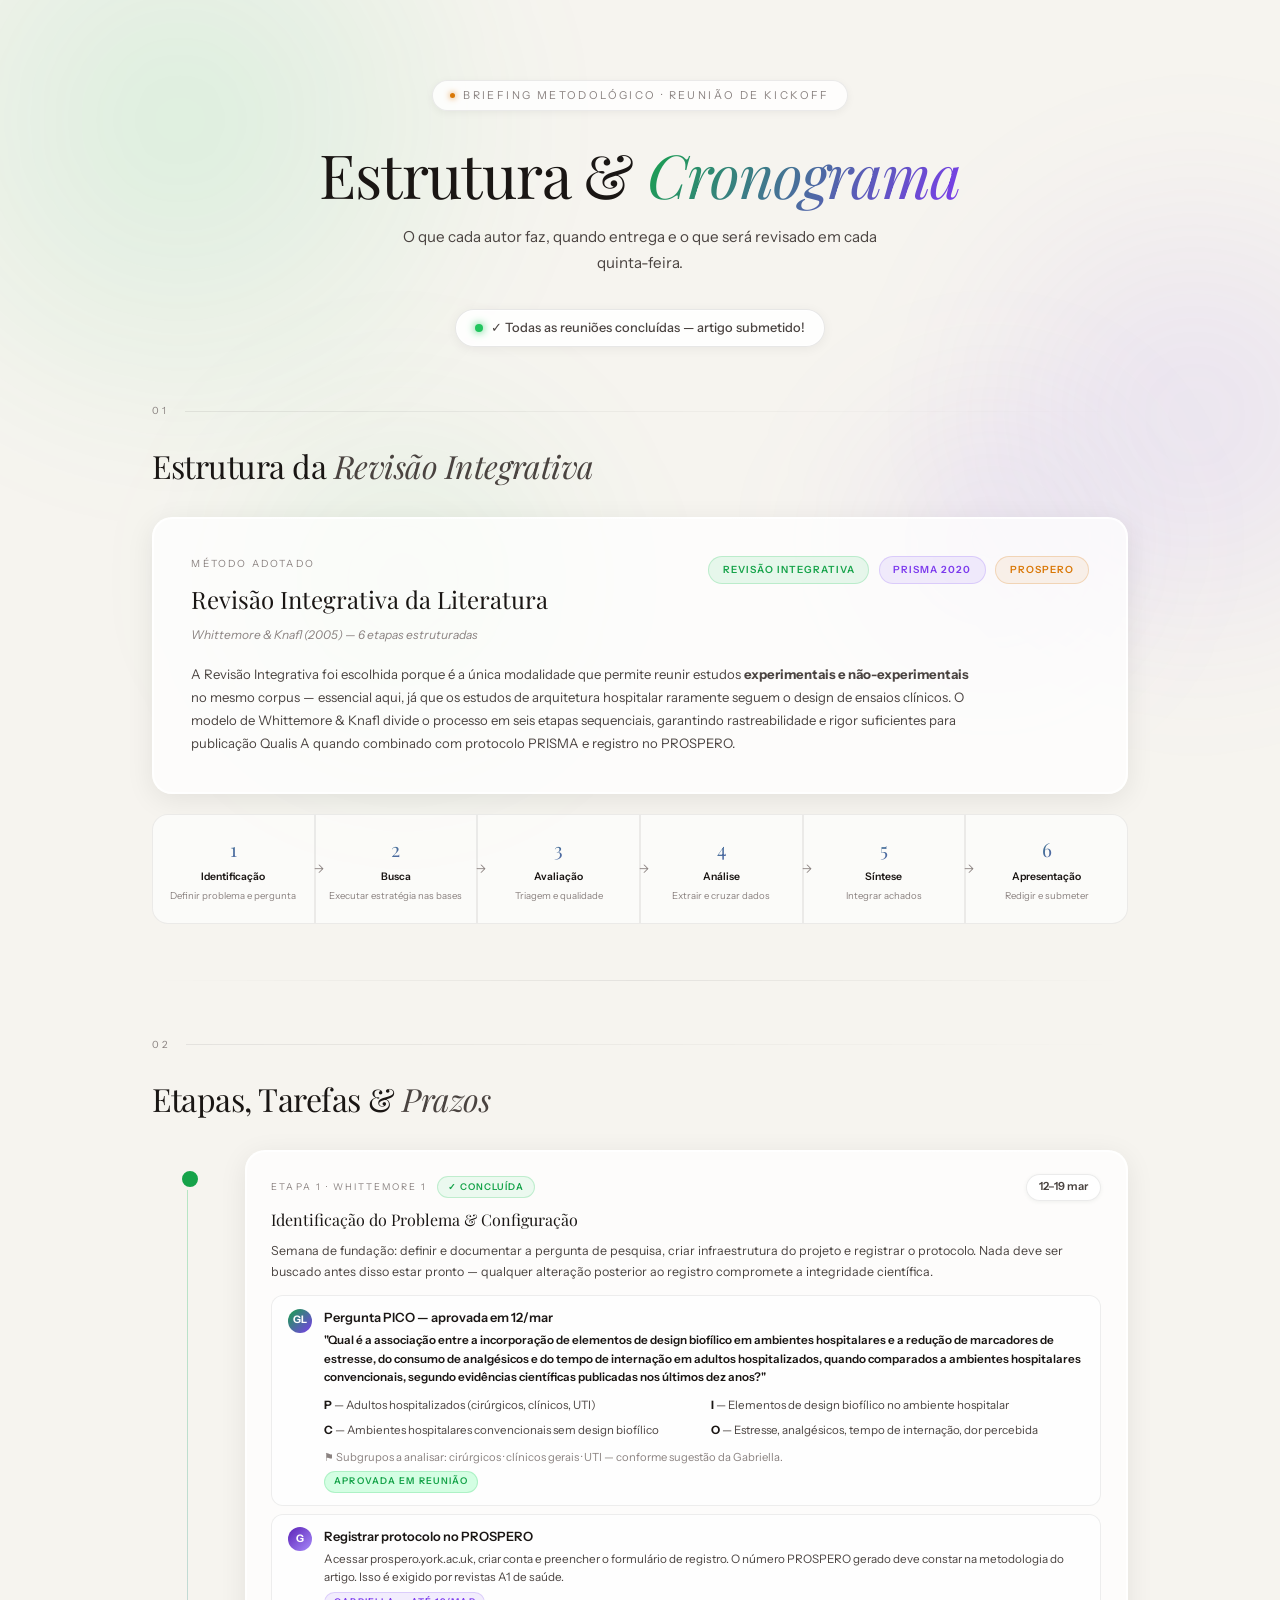
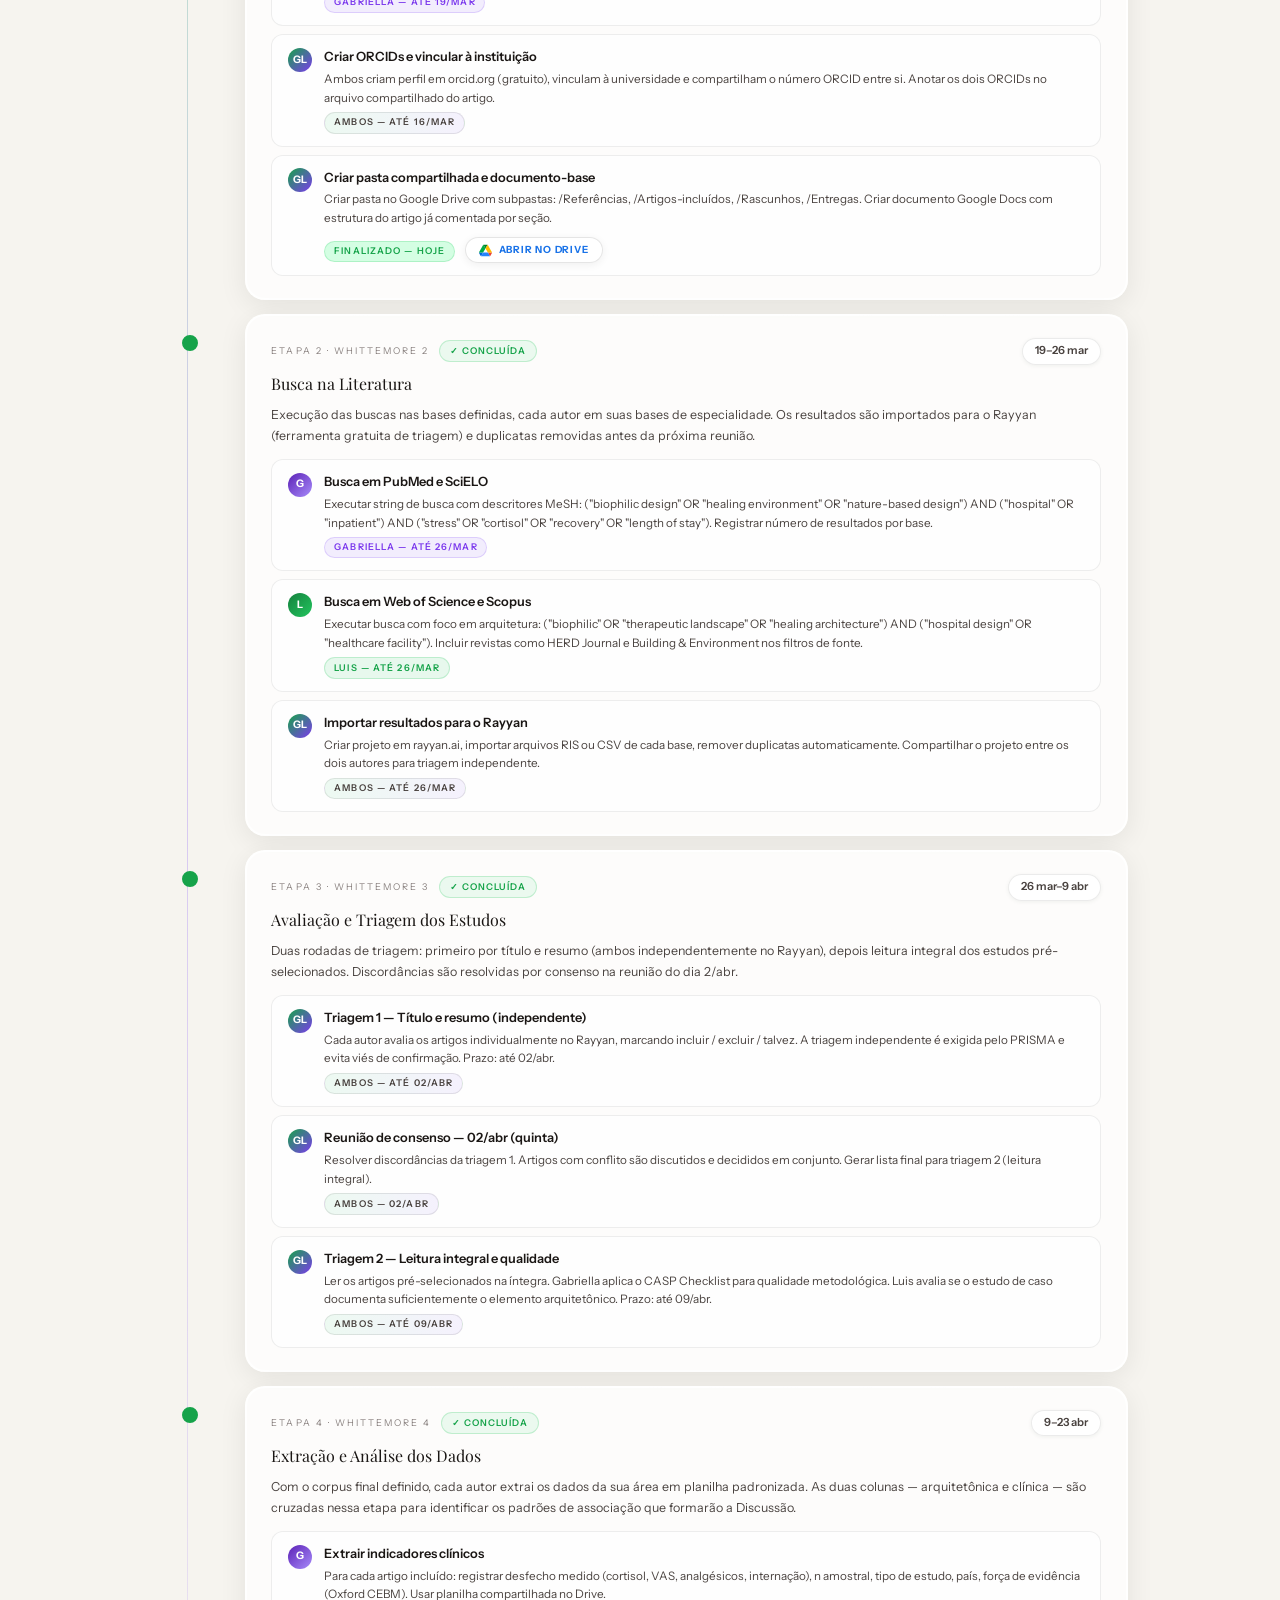
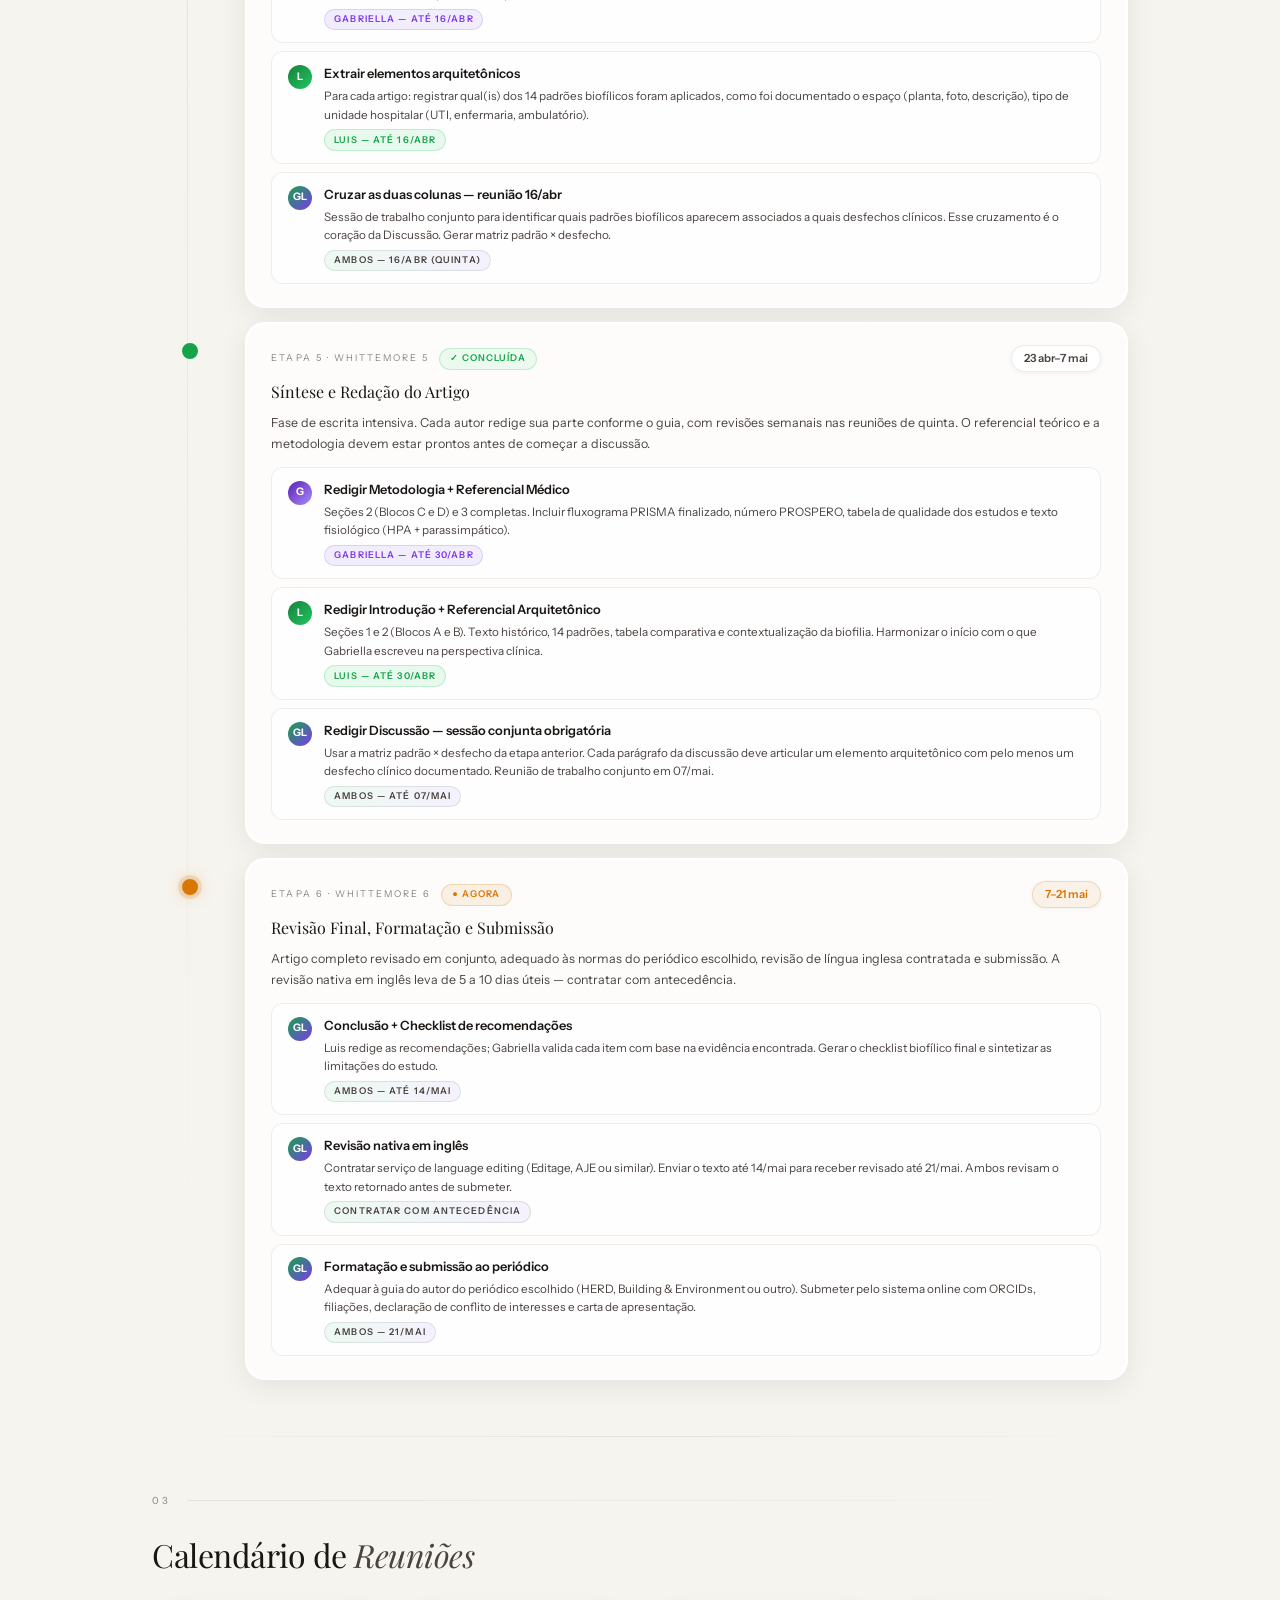
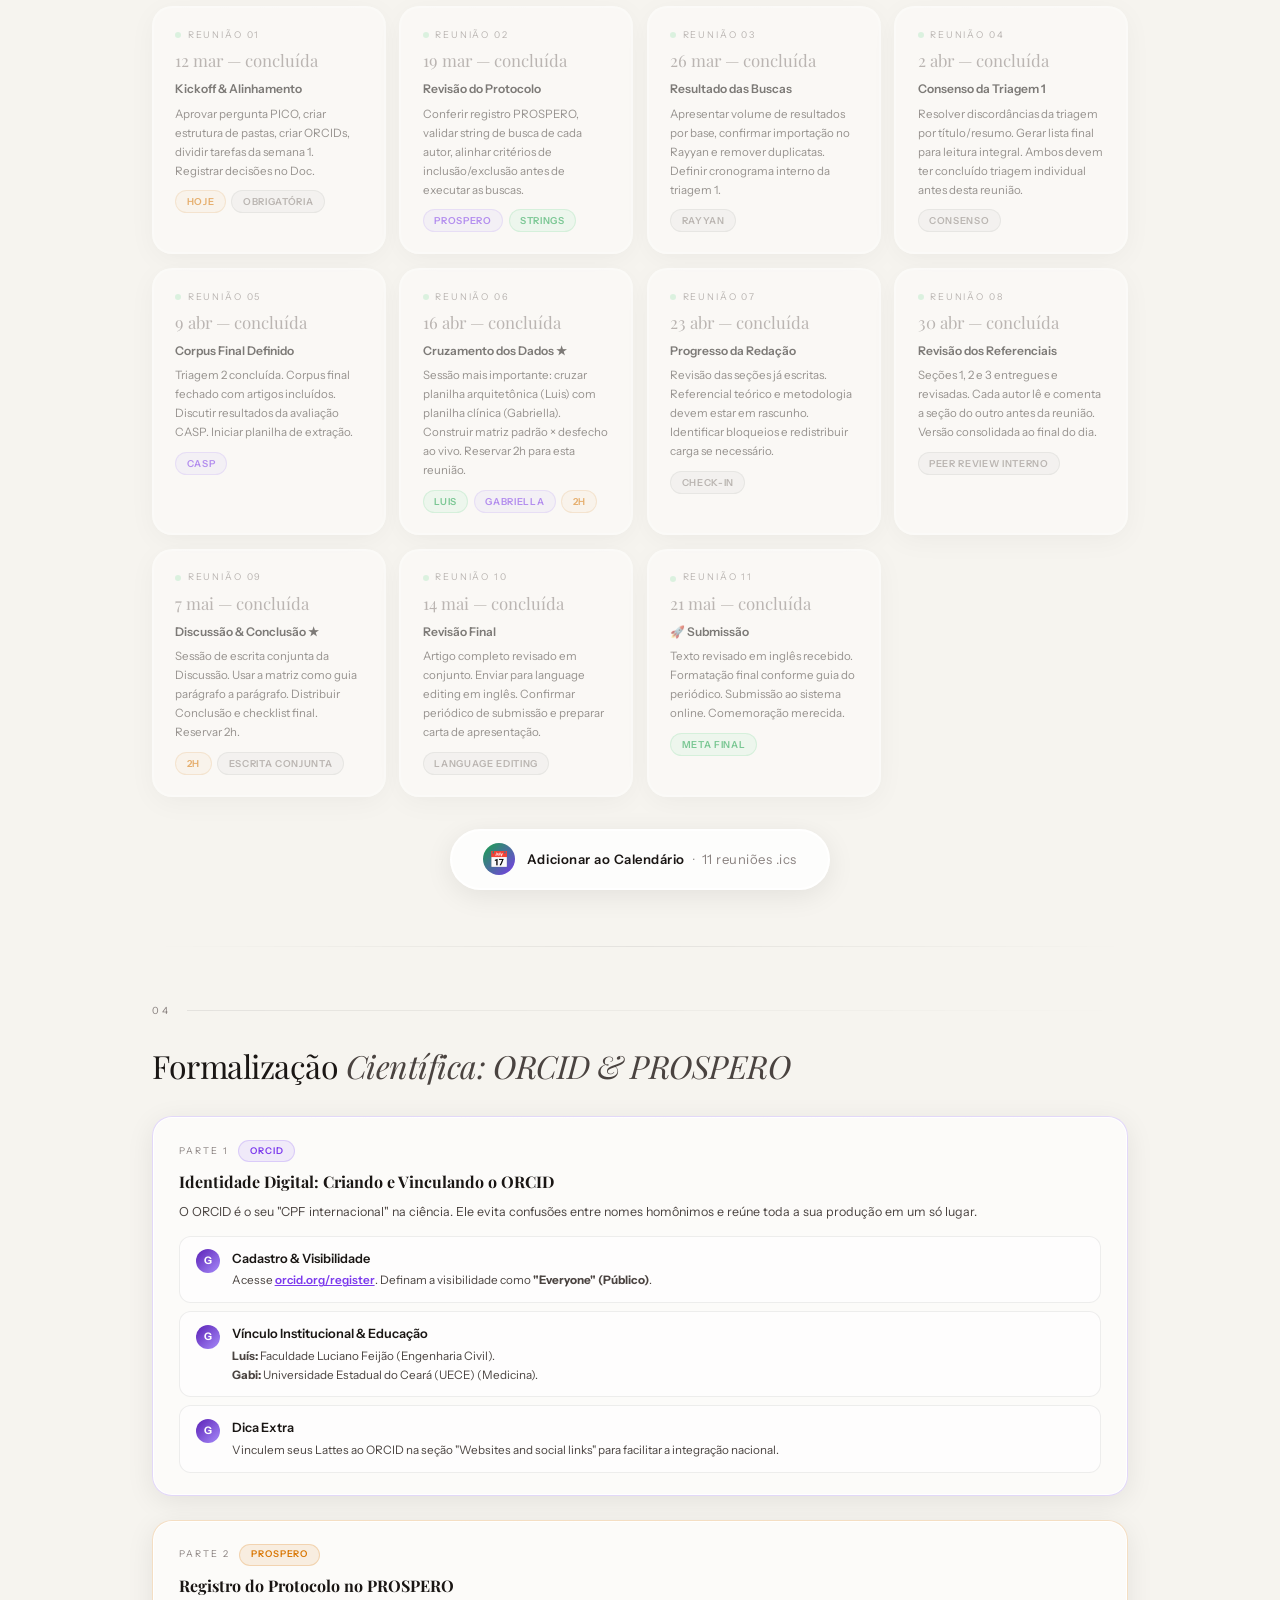
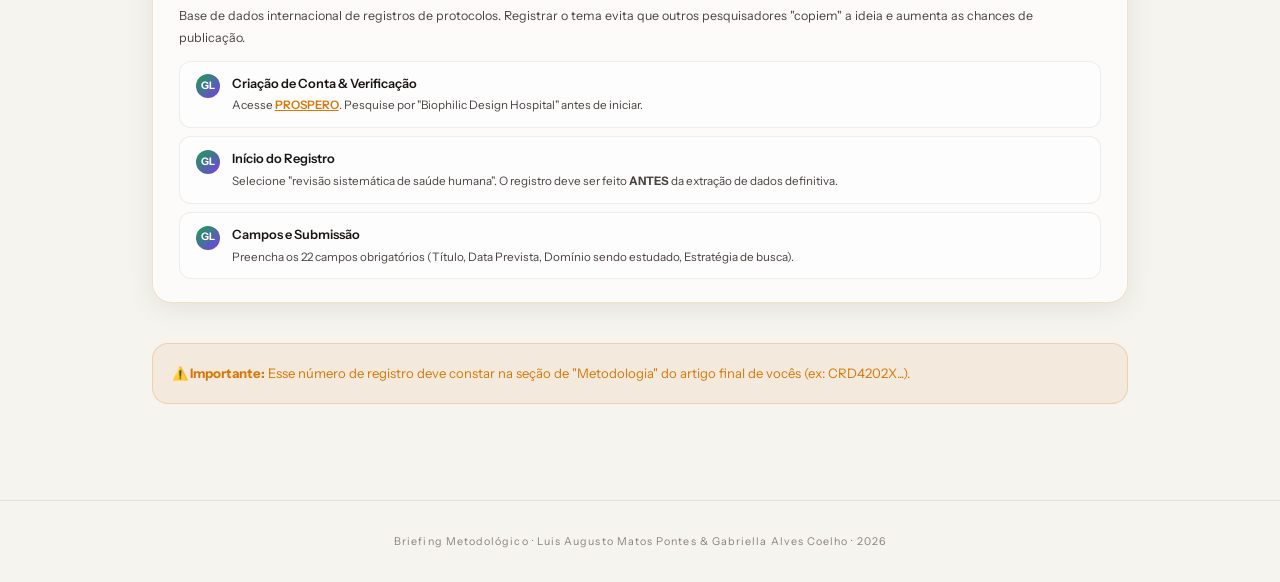
<file: projetos/BiofiliaHospitalar/index.html>
<!DOCTYPE html>
<html lang="pt-BR">

<head>
  <meta charset="UTF-8">
  <meta name="viewport" content="width=device-width, initial-scale=1.0">
  <title>Briefing Metodológico — O Ambiente que Cura</title>
  <link
    href="https://fonts.googleapis.com/css2?family=Playfair+Display:ital,wght@0,400;0,500;1,400&family=Instrument+Sans:wght@300;400;500;600&display=swap"
    rel="stylesheet">
  <style>
    *,
    *::before,
    *::after {
      box-sizing: border-box;
      margin: 0;
      padding: 0;
    }

    :root {
      --g: #16a34a;
      --g-mid: #22c55e;
      --g-light: #dcfce7;
      --g-tint: rgba(34, 197, 94, 0.07);
      --g-border: rgba(34, 197, 94, 0.22);

      --l: #7c3aed;
      --l-mid: #a78bfa;
      --l-light: #ede9fe;
      --l-tint: rgba(139, 92, 246, 0.07);
      --l-border: rgba(139, 92, 246, 0.22);

      --amber: #d97706;
      --amber-tint: rgba(217, 119, 6, 0.08);
      --amber-border: rgba(217, 119, 6, 0.22);

      --red: #dc2626;
      --red-tint: rgba(220, 38, 38, 0.07);
      --red-border: rgba(220, 38, 38, 0.2);

      --bg: #f6f4ef;
      --surface: rgba(255, 255, 255, 0.75);
      --border: rgba(0, 0, 0, 0.07);
      --ink: #1a1614;
      --ink-2: #4a4340;
      --ink-3: #8a8280;

      --blur: blur(22px);
      --sh-sm: 0 2px 12px rgba(0, 0, 0, 0.055), 0 0 0 1px rgba(255, 255, 255, 0.92) inset;
      --sh-md: 0 6px 28px rgba(0, 0, 0, 0.08), 0 0 0 1px rgba(255, 255, 255, 0.92) inset;
      --sh-lg: 0 14px 44px rgba(0, 0, 0, 0.1), 0 0 0 1px rgba(255, 255, 255, 0.92) inset;
    }

    html {
      scroll-behavior: smooth;
    }

    body {
      font-family: 'Instrument Sans', sans-serif;
      background: var(--bg);
      color: var(--ink);
      overflow-x: hidden;
      line-height: 1.6;
    }

    /* ── ORBS ── */
    .bg-canvas {
      position: fixed;
      inset: 0;
      z-index: 0;
      pointer-events: none;
      overflow: hidden;
    }

    .orb {
      position: absolute;
      border-radius: 50%;
      animation: drift 24s ease-in-out infinite;
    }

    .orb-1 {
      width: 800px;
      height: 800px;
      background: radial-gradient(circle, rgba(34, 197, 94, .12) 0%, transparent 65%);
      top: -280px;
      left: -220px;
      filter: blur(55px);
      animation-duration: 28s;
    }

    .orb-2 {
      width: 650px;
      height: 650px;
      background: radial-gradient(circle, rgba(139, 92, 246, .11) 0%, transparent 65%);
      top: 10%;
      right: -240px;
      filter: blur(55px);
      animation-duration: 32s;
      animation-delay: -12s;
    }

    .orb-3 {
      width: 550px;
      height: 550px;
      background: radial-gradient(circle, rgba(34, 197, 94, .08) 0%, transparent 65%);
      bottom: 5%;
      left: 10%;
      filter: blur(55px);
      animation-duration: 26s;
      animation-delay: -19s;
    }

    .orb-4 {
      width: 450px;
      height: 450px;
      background: radial-gradient(circle, rgba(139, 92, 246, .09) 0%, transparent 65%);
      bottom: 15%;
      right: 5%;
      filter: blur(55px);
      animation-duration: 36s;
      animation-delay: -7s;
    }

    @keyframes drift {

      0%,
      100% {
        transform: translate(0, 0) scale(1)
      }

      33% {
        transform: translate(28px, -18px) scale(1.03)
      }

      66% {
        transform: translate(-18px, 28px) scale(.98)
      }
    }

    /* ── GLASS ── */
    .glass {
      background: var(--surface);
      backdrop-filter: var(--blur);
      -webkit-backdrop-filter: var(--blur);
      border: 1px solid rgba(255, 255, 255, 0.88);
      border-radius: 20px;
      box-shadow: var(--sh-md);
      position: relative;
      overflow: hidden;
    }

    .glass::after {
      content: '';
      position: absolute;
      top: 0;
      left: 8%;
      right: 8%;
      height: 1px;
      background: linear-gradient(90deg, transparent, rgba(255, 255, 255, 1), transparent);
      pointer-events: none;
    }

    .glass.g-t {
      border-color: var(--g-border);
      background: rgba(255, 255, 255, .62);
      box-shadow: var(--sh-sm), 0 0 0 1px rgba(34, 197, 94, .06) inset;
    }

    .glass.l-t {
      border-color: var(--l-border);
      background: rgba(255, 255, 255, .62);
      box-shadow: var(--sh-sm), 0 0 0 1px rgba(139, 92, 246, .06) inset;
    }

    .glass.a-t {
      border-color: var(--amber-border);
      background: rgba(255, 255, 255, .62);
    }

    /* ── LAYOUT ── */
    .wrap {
      position: relative;
      z-index: 1;
      max-width: 1040px;
      margin: 0 auto;
      padding: 0 2rem 6rem;
    }

    /* ── HERO ── */
    .hero {
      text-align: center;
      padding: 5rem 2rem 3.5rem;
      position: relative;
      z-index: 1;
    }

    .hero-badge {
      display: inline-flex;
      align-items: center;
      gap: .5rem;
      padding: .35rem 1.1rem;
      border-radius: 100px;
      background: rgba(255, 255, 255, .82);
      border: 1px solid rgba(0, 0, 0, .08);
      box-shadow: 0 2px 8px rgba(0, 0, 0, .05);
      font-size: .68rem;
      letter-spacing: .22em;
      text-transform: uppercase;
      color: var(--ink-3);
      margin-bottom: 1.8rem;
    }

    .badge-dot {
      width: 5px;
      height: 5px;
      border-radius: 50%;
      background: var(--amber);
      box-shadow: 0 0 6px var(--amber);
      animation: blink 2.2s ease-in-out infinite;
    }

    @keyframes blink {

      0%,
      100% {
        opacity: 1
      }

      50% {
        opacity: .35
      }
    }

    .hero-title {
      font-family: 'Playfair Display', serif;
      font-size: clamp(2.2rem, 5vw, 3.8rem);
      font-weight: 400;
      line-height: 1.12;
      letter-spacing: -.02em;
      color: var(--ink);
      margin-bottom: 1rem;
    }

    .hero-title em {
      font-style: italic;
      background: linear-gradient(120deg, var(--g), var(--l));
      -webkit-background-clip: text;
      -webkit-text-fill-color: transparent;
      background-clip: text;
    }

    .hero-sub {
      font-size: .95rem;
      color: var(--ink-2);
      max-width: 500px;
      margin: 0 auto 2rem;
      line-height: 1.75;
      font-weight: 300;
    }

    /* today pill */
    .today-pill {
      display: inline-flex;
      align-items: center;
      gap: .5rem;
      padding: .5rem 1.2rem;
      border-radius: 100px;
      background: rgba(255, 255, 255, .85);
      border: 1px solid rgba(0, 0, 0, .09);
      box-shadow: var(--sh-sm);
      font-size: .8rem;
      font-weight: 500;
      color: var(--ink-2);
    }

    .today-dot {
      width: 8px;
      height: 8px;
      border-radius: 50%;
      background: var(--amber);
      box-shadow: 0 0 8px var(--amber);
      animation: blink 2s ease-in-out infinite;
    }

    /* ── SECTION ── */
    .sh {
      display: flex;
      align-items: center;
      gap: 1rem;
      margin-bottom: 1.3rem;
    }

    .sh-num {
      font-size: .62rem;
      letter-spacing: .28em;
      text-transform: uppercase;
      color: var(--ink-3);
      white-space: nowrap;
    }

    .sh-line {
      flex: 1;
      height: 1px;
      background: linear-gradient(to right, var(--border), transparent);
    }

    .sh-title {
      font-family: 'Playfair Display', serif;
      font-size: clamp(1.45rem, 2.8vw, 2rem);
      font-weight: 400;
      letter-spacing: -.015em;
      margin-bottom: 1.6rem;
    }

    .sh-title em {
      font-style: italic;
      color: var(--ink-2);
    }

    .div {
      height: 1px;
      background: linear-gradient(to right, transparent, var(--border), transparent);
      margin: 3.5rem 0;
    }

    /* ── MÉTODO OVERVIEW ── */
    .method-banner {
      padding: 2.4rem;
      margin-bottom: 1.2rem;
    }

    .mb-top {
      display: flex;
      align-items: flex-start;
      justify-content: space-between;
      gap: 2rem;
      flex-wrap: wrap;
    }

    .mb-label {
      font-size: .62rem;
      letter-spacing: .22em;
      text-transform: uppercase;
      color: var(--ink-3);
      margin-bottom: .5rem;
    }

    .mb-name {
      font-family: 'Playfair Display', serif;
      font-size: 1.5rem;
      font-weight: 400;
      margin-bottom: .4rem;
    }

    .mb-ref {
      font-size: .75rem;
      color: var(--ink-3);
      font-style: italic;
    }

    .mb-right {
      display: flex;
      gap: .6rem;
      flex-wrap: wrap;
      align-items: flex-start;
    }

    .m-badge {
      padding: .3rem .85rem;
      border-radius: 100px;
      font-size: .62rem;
      font-weight: 600;
      letter-spacing: .1em;
      text-transform: uppercase;
    }

    .m-badge.integr {
      background: rgba(34, 197, 94, .1);
      color: var(--g);
      border: 1px solid var(--g-border);
    }

    .m-badge.prisma {
      background: rgba(139, 92, 246, .1);
      color: var(--l);
      border: 1px solid var(--l-border);
    }

    .m-badge.prospero {
      background: var(--amber-tint);
      color: var(--amber);
      border: 1px solid var(--amber-border);
    }

    .mb-body {
      margin-top: 1.2rem;
      font-size: .82rem;
      color: var(--ink-2);
      line-height: 1.75;
      max-width: 780px;
    }

    /* ── ETAPAS ── */
    .etapas-wrap {
      display: flex;
      flex-direction: column;
      gap: .9rem;
      position: relative;
    }

    .etapas-wrap::before {
      content: '';
      position: absolute;
      left: 2.2rem;
      top: 2.5rem;
      bottom: 2.5rem;
      width: 1px;
      background: linear-gradient(to bottom, rgba(34, 197, 94, .3), rgba(139, 92, 246, .3), rgba(139, 92, 246, .1), transparent);
    }

    .etapa-row {
      display: grid;
      grid-template-columns: 4.8rem 1fr;
      gap: 1rem;
      align-items: start;
    }

    .etapa-pin {
      display: flex;
      flex-direction: column;
      align-items: center;
      padding-top: 1.3rem;
    }

    .etapa-dot {
      width: 16px;
      height: 16px;
      border-radius: 50%;
      border: 2px solid;
      background: var(--bg);
      position: relative;
      z-index: 2;
      flex-shrink: 0;
    }

    .etapa-dot.today {
      background: var(--amber);
      border-color: var(--amber);
      box-shadow: 0 0 0 4px rgba(217, 119, 6, .18), 0 0 16px rgba(217, 119, 6, .4);
      animation: pulse-today 2s ease-in-out infinite;
    }

    @keyframes pulse-today {

      0%,
      100% {
        box-shadow: 0 0 0 4px rgba(217, 119, 6, .18), 0 0 16px rgba(217, 119, 6, .4)
      }

      50% {
        box-shadow: 0 0 0 8px rgba(217, 119, 6, .08), 0 0 24px rgba(217, 119, 6, .5)
      }
    }

    .etapa-dot.g {
      border-color: var(--g);
      box-shadow: 0 0 0 3px rgba(34, 197, 94, .12);
    }

    .etapa-dot.l {
      border-color: var(--l);
      box-shadow: 0 0 0 3px rgba(139, 92, 246, .12);
    }

    .etapa-dot.gl {
      background: linear-gradient(white, white) padding-box, linear-gradient(135deg, var(--g), var(--l)) border-box;
      border-color: transparent;
      box-shadow: 0 0 0 3px rgba(100, 150, 200, .1);
    }

    .etapa-card {
      padding: 1.4rem 1.6rem;
      transition: transform .18s;
    }

    .etapa-card:hover {
      transform: translateX(3px);
    }

    /* status line inside card */
    .etapa-top {
      display: flex;
      align-items: center;
      justify-content: space-between;
      gap: 1rem;
      margin-bottom: .4rem;
      flex-wrap: wrap;
    }

    .etapa-meta {
      display: flex;
      align-items: center;
      gap: .6rem;
    }

    .etapa-step {
      font-size: .58rem;
      letter-spacing: .22em;
      text-transform: uppercase;
      color: var(--ink-3);
    }

    .status-badge {
      display: inline-flex;
      align-items: center;
      gap: .3rem;
      padding: .18rem .65rem;
      border-radius: 100px;
      font-size: .58rem;
      font-weight: 600;
      letter-spacing: .1em;
      text-transform: uppercase;
    }

    .status-badge.now {
      background: rgba(217, 119, 6, .1);
      color: var(--amber);
      border: 1px solid var(--amber-border);
    }

    .status-badge.next {
      background: rgba(0, 0, 0, .05);
      color: var(--ink-3);
      border: 1px solid rgba(0, 0, 0, .09);
    }

    .status-badge.later {
      background: rgba(0, 0, 0, .04);
      color: #c0bab8;
      border: 1px solid rgba(0, 0, 0, .06);
    }

    .etapa-date {
      font-size: .7rem;
      font-weight: 600;
      padding: .22rem .75rem;
      border-radius: 100px;
      background: rgba(255, 255, 255, .8);
      border: 1px solid rgba(0, 0, 0, .08);
      color: var(--ink-2);
      white-space: nowrap;
      box-shadow: 0 1px 4px rgba(0, 0, 0, .06);
    }

    .etapa-date.highlight {
      background: var(--amber-tint);
      border-color: var(--amber-border);
      color: var(--amber);
    }

    .etapa-name {
      font-family: 'Playfair Display', serif;
      font-size: 1rem;
      margin-bottom: .45rem;
    }

    .etapa-desc {
      font-size: .78rem;
      color: var(--ink-2);
      line-height: 1.7;
      margin-bottom: .8rem;
    }

    /* tasks inside etapa */
    .etapa-tasks {
      display: flex;
      flex-direction: column;
      gap: .5rem;
    }

    .etask {
      display: flex;
      align-items: flex-start;
      gap: .75rem;
      padding: .75rem 1rem;
      background: rgba(255, 255, 255, .55);
      border: 1px solid rgba(0, 0, 0, .065);
      border-radius: 12px;
      transition: background .2s;
    }

    .etask:hover {
      background: rgba(255, 255, 255, .85);
    }

    .etask-who {
      width: 24px;
      height: 24px;
      border-radius: 50%;
      display: flex;
      align-items: center;
      justify-content: center;
      font-size: .65rem;
      font-weight: 700;
      color: #fff;
      flex-shrink: 0;
      margin-top: .05rem;
    }

    .etask-who.g {
      background: linear-gradient(135deg, #15803d, var(--g-mid));
    }

    .etask-who.l {
      background: linear-gradient(135deg, #5b21b6, var(--l-mid));
    }

    .etask-who.gl {
      background: linear-gradient(135deg, var(--g), var(--l));
    }

    .etask-content {
      flex: 1;
    }

    .etask-title {
      font-size: .8rem;
      font-weight: 600;
      margin-bottom: .15rem;
    }

    .etask-detail {
      font-size: .73rem;
      color: var(--ink-2);
      line-height: 1.6;
    }

    .etask-tag {
      font-size: .58rem;
      letter-spacing: .12em;
      text-transform: uppercase;
      font-weight: 600;
      padding: .15rem .55rem;
      border-radius: 100px;
      white-space: nowrap;
      margin-top: .2rem;
      display: inline-block;
    }

    .etask-tag.complete {
      font-size: .58rem;
      letter-spacing: .12em;
      text-transform: uppercase;
      font-weight: 600;
      padding: .15rem .55rem;
      border-radius: 100px;
      white-space: nowrap;
      margin-top: .2rem;
      display: inline-block;
    }

    .etask-tag.g {
      background: rgba(34, 197, 94, .1);
      color: var(--g);
      border: 1px solid var(--g-border);
    }

    .etask-tag.l {
      background: rgba(139, 92, 246, .1);
      color: var(--l);
      border: 1px solid var(--l-border);
    }

    .etask-tag.both {
      background: linear-gradient(90deg, rgba(34, 197, 94, .08), rgba(139, 92, 246, .08));
      color: var(--ink-2);
      border: 1px solid rgba(0, 0, 0, .09);
    }

    .etask-tag.complete {
      background: rgba(52, 255, 126, 0.211);
      color: var(--g);
      border: 1px solid var(--g-border);
    }

    /* ── REUNIÕES ── */
    .meetings-grid {
      display: grid;
      grid-template-columns: repeat(auto-fill, minmax(220px, 1fr));
      gap: .85rem;
    }

    .meet-card {
      padding: 1.3rem 1.4rem;
      transition: transform .2s, box-shadow .2s;
      cursor: default;
    }

    .meet-card:hover {
      transform: translateY(-2px);
      box-shadow: var(--sh-lg);
    }

    .meet-num {
      font-size: .58rem;
      letter-spacing: .2em;
      text-transform: uppercase;
      color: var(--ink-3);
      margin-bottom: .3rem;
    }

    .meet-date {
      font-family: 'Playfair Display', serif;
      font-size: 1.05rem;
      margin-bottom: .3rem;
    }

    .meet-focus {
      font-size: .75rem;
      font-weight: 600;
      margin-bottom: .4rem;
      color: var(--ink);
    }

    .meet-body {
      font-size: .72rem;
      color: var(--ink-2);
      line-height: 1.65;
    }

    .meet-card.today-meet {
      border-color: var(--amber-border);
      background: rgba(255, 255, 255, .75);
      box-shadow: var(--sh-md), 0 0 0 1px rgba(217, 119, 6, .08) inset;
    }

    .meet-card.today-meet .meet-date {
      color: var(--amber);
    }

    .meet-dot {
      width: 6px;
      height: 6px;
      border-radius: 50%;
      display: inline-block;
      margin-right: .4rem;
      vertical-align: middle;
    }

    .meet-dot.today-d {
      background: var(--amber);
      box-shadow: 0 0 6px var(--amber);
      animation: blink 2s ease-in-out infinite;
    }

    .meet-dot.future {
      background: var(--g-mid);
    }

    /* ── WHITTEMORE FLOW ── */
    .wk-flow {
      display: grid;
      grid-template-columns: repeat(6, 1fr);
      gap: 0;
      margin-bottom: .5rem;
    }

    .wk-step {
      text-align: center;
      padding: 1.2rem .8rem;
      background: rgba(255, 255, 255, .6);
      border: 1px solid rgba(0, 0, 0, .065);
      position: relative;
    }

    .wk-step:first-child {
      border-radius: 16px 0 0 16px;
    }

    .wk-step:last-child {
      border-radius: 0 16px 16px 0;
    }

    .wk-step::after {
      content: '→';
      position: absolute;
      right: -10px;
      top: 50%;
      transform: translateY(-50%);
      color: var(--ink-3);
      font-size: .75rem;
      z-index: 2;
    }

    .wk-step:last-child::after {
      display: none;
    }

    .wk-n {
      font-size: 1.2rem;
      font-weight: 400;
      font-family: 'Playfair Display', serif;
      background: linear-gradient(120deg, var(--g), var(--l));
      -webkit-background-clip: text;
      -webkit-text-fill-color: transparent;
      background-clip: text;
      display: block;
      margin-bottom: .3rem;
    }

    .wk-label {
      font-size: .65rem;
      font-weight: 600;
      color: var(--ink);
      margin-bottom: .2rem;
    }

    .wk-sub {
      font-size: .6rem;
      color: var(--ink-3);
      line-height: 1.5;
    }

    /* ── CHIPS ── */
    .chips {
      display: flex;
      flex-wrap: wrap;
      gap: .35rem;
      margin-top: .6rem;
    }

    .chip {
      padding: .18rem .65rem;
      border-radius: 100px;
      font-size: .6rem;
      letter-spacing: .07em;
      font-weight: 600;
      text-transform: uppercase;
    }

    .chip.g {
      background: rgba(34, 197, 94, .1);
      color: var(--g);
      border: 1px solid var(--g-border);
    }

    .chip.l {
      background: rgba(139, 92, 246, .1);
      color: var(--l);
      border: 1px solid var(--l-border);
    }

    .chip.n {
      background: rgba(0, 0, 0, .05);
      color: var(--ink-3);
      border: 1px solid rgba(0, 0, 0, .09);
    }

    .chip.a {
      background: var(--amber-tint);
      color: var(--amber);
      border: 1px solid var(--amber-border);
    }

    /* ── FADE ── */
    @keyframes fadeUp {
      from {
        opacity: 0;
        transform: translateY(14px)
      }

      to {
        opacity: 1;
        transform: translateY(0)
      }
    }

    .fu {
      opacity: 0;
      animation: fadeUp .6s ease forwards;
    }

    .d1 {
      animation-delay: .05s
    }

    .d2 {
      animation-delay: .15s
    }

    .d3 {
      animation-delay: .25s
    }

    .d4 {
      animation-delay: .35s
    }

    .d5 {
      animation-delay: .45s
    }

    .d6 {
      animation-delay: .55s
    }

    /* ── FOOTER ── */
    footer {
      text-align: center;
      padding: 2rem;
      font-size: .67rem;
      letter-spacing: .1em;
      color: var(--ink-3);
      border-top: 1px solid var(--border);
      position: relative;
      z-index: 1;
    }

    /* ── RESPONSIVE ── */
    @media(max-width:700px) {
      .wk-flow {
        grid-template-columns: 1fr 1fr 1fr;
      }

      .wk-step::after {
        display: none;
      }

      .etapa-row {
        grid-template-columns: 1fr;
      }

      .etapas-wrap::before {
        display: none;
      }

      .etapa-pin {
        display: none;
      }

      .meetings-grid {
        grid-template-columns: 1fr 1fr;
      }

      .mb-top {
        flex-direction: column;
      }
    }
  </style>
</head>

<body>

  <div class="bg-canvas">
    <div class="orb orb-1"></div>
    <div class="orb orb-2"></div>
    <div class="orb orb-3"></div>
    <div class="orb orb-4"></div>
  </div>

  <!-- ══ HERO ══ -->
  <div class="hero fu d1">
    <div class="hero-badge"><span class="badge-dot"></span>Briefing Metodológico · Reunião de Kickoff</div>
    <h1 class="hero-title">Estrutura &amp; <em>Cronograma</em></h1>
    <p class="hero-sub">O que cada autor faz, quando entrega e o que será revisado em cada quinta-feira.</p>
    <div id="meeting-pill" class="today-pill">
      <span class="today-dot"></span>
      <span id="pill-text">Carregando…</span>
    </div>
  </div>

  <div class="wrap">

    <!-- ═══ 01 MODELO METODOLÓGICO ═══ -->
    <div class="fu d2">
      <div class="sh"><span class="sh-num">01</span>
        <div class="sh-line"></div>
      </div>
      <h2 class="sh-title">Estrutura da <em>Revisão Integrativa</em></h2>

      <div class="glass method-banner">
        <div class="mb-top">
          <div>
            <p class="mb-label">Método Adotado</p>
            <p class="mb-name">Revisão Integrativa da Literatura</p>
            <p class="mb-ref">Whittemore & Knafl (2005) — 6 etapas estruturadas</p>
          </div>
          <div class="mb-right">
            <span class="m-badge integr">Revisão Integrativa</span>
            <span class="m-badge prisma">PRISMA 2020</span>
            <span class="m-badge prospero">PROSPERO</span>
          </div>
        </div>
        <p class="mb-body">A Revisão Integrativa foi escolhida porque é a única modalidade que permite reunir estudos
          <strong>experimentais e não-experimentais</strong> no mesmo corpus — essencial aqui, já que os estudos de
          arquitetura hospitalar raramente seguem o design de ensaios clínicos. O modelo de Whittemore & Knafl divide o
          processo em seis etapas sequenciais, garantindo rastreabilidade e rigor suficientes para publicação Qualis A
          quando combinado com protocolo PRISMA e registro no PROSPERO.
        </p>
      </div>

      <!-- Whittemore flow -->
      <div class="wk-flow">
        <div class="wk-step"><span class="wk-n">1</span>
          <p class="wk-label">Identificação</p>
          <p class="wk-sub">Definir problema e pergunta</p>
        </div>
        <div class="wk-step"><span class="wk-n">2</span>
          <p class="wk-label">Busca</p>
          <p class="wk-sub">Executar estratégia nas bases</p>
        </div>
        <div class="wk-step"><span class="wk-n">3</span>
          <p class="wk-label">Avaliação</p>
          <p class="wk-sub">Triagem e qualidade</p>
        </div>
        <div class="wk-step"><span class="wk-n">4</span>
          <p class="wk-label">Análise</p>
          <p class="wk-sub">Extrair e cruzar dados</p>
        </div>
        <div class="wk-step"><span class="wk-n">5</span>
          <p class="wk-label">Síntese</p>
          <p class="wk-sub">Integrar achados</p>
        </div>
        <div class="wk-step"><span class="wk-n">6</span>
          <p class="wk-label">Apresentação</p>
          <p class="wk-sub">Redigir e submeter</p>
        </div>
      </div>
    </div>

    <div class="div"></div>

    <!-- ═══ 02 ETAPAS COM PRAZOS ═══ -->
    <div class="fu d3">
      <div class="sh"><span class="sh-num">02</span>
        <div class="sh-line"></div>
      </div>
      <h2 class="sh-title">Etapas, Tarefas &amp; <em>Prazos</em></h2>

      <div class="etapas-wrap">

        <!-- ── ETAPA 1 ── -->
        <div class="etapa-row" data-start="2026-03-12" data-end="2026-03-19">
          <div class="etapa-pin">
            <div id="dot-1" class="etapa-dot today"></div>
          </div>
          <div class="glass etapa-card">
            <div class="etapa-top">
              <div class="etapa-meta">
                <span class="etapa-step">Etapa 1 · Whittemore 1</span>
                <span id="badge-1" class="status-badge now">● Agora</span>
              </div>
              <span id="datespan-1" class="etapa-date highlight">12–19 mar</span>
            </div>
            <p class="etapa-name">Identificação do Problema &amp; Configuração</p>
            <p class="etapa-desc">Semana de fundação: definir e documentar a pergunta de pesquisa, criar infraestrutura
              do projeto e registrar o protocolo. Nada deve ser buscado antes disso estar pronto — qualquer alteração
              posterior ao registro compromete a integridade científica.</p>
            <div class="etapa-tasks">
              <div class="etask">
                <div class="etask-who gl">GL</div>
                <div class="etask-content">
                  <p class="etask-title">Pergunta PICO — aprovada em 12/mar</p>
                  <p class="etask-detail" style="margin-bottom:.6rem">
                    <em style="font-style:normal;font-weight:600;color:var(--ink)">"Qual é a associação entre a
                      incorporação de elementos de design biofílico em ambientes hospitalares e a redução de marcadores
                      de estresse, do consumo de analgésicos e do tempo de internação em adultos hospitalizados, quando
                      comparados a ambientes hospitalares convencionais, segundo evidências científicas publicadas nos
                      últimos dez anos?"</em>
                  </p>
                  <div
                    style="display:grid;grid-template-columns:repeat(2,1fr);gap:.4rem .8rem;font-size:.72rem;color:var(--ink-2);margin-bottom:.55rem">
                    <div><strong style="color:var(--ink)">P</strong> — Adultos hospitalizados (cirúrgicos, clínicos,
                      UTI)</div>
                    <div><strong style="color:var(--ink)">I</strong> — Elementos de design biofílico no ambiente
                      hospitalar</div>
                    <div><strong style="color:var(--ink)">C</strong> — Ambientes hospitalares convencionais sem design
                      biofílico</div>
                    <div><strong style="color:var(--ink)">O</strong> — Estresse, analgésicos, tempo de internação, dor
                      percebida</div>
                  </div>
                  <p class="etask-detail" style="font-size:.7rem;color:var(--ink-3)">⚑ Subgrupos a analisar: cirúrgicos
                    · clínicos gerais · UTI — conforme sugestão da Gabriella.</p>
                  <span class="etask-tag complete">Aprovada em reunião</span>
                </div>
              </div>
              <div class="etask">
                <div class="etask-who l">G</div>
                <div class="etask-content">
                  <p class="etask-title">Registrar protocolo no PROSPERO</p>
                  <p class="etask-detail">Acessar prospero.york.ac.uk, criar conta e preencher o formulário de registro.
                    O número PROSPERO gerado deve constar na metodologia do artigo. Isso é exigido por revistas A1 de
                    saúde.</p>
                  <span class="etask-tag l">Gabriella — até 19/mar</span>
                </div>
              </div>
              <div class="etask">
                <div class="etask-who gl">GL</div>
                <div class="etask-content">
                  <p class="etask-title">Criar ORCIDs e vincular à instituição</p>
                  <p class="etask-detail">Ambos criam perfil em orcid.org (gratuito), vinculam à universidade e
                    compartilham o número ORCID entre si. Anotar os dois ORCIDs no arquivo compartilhado do artigo.</p>
                  <span class="etask-tag both">Ambos — até 16/mar</span>
                </div>
              </div>
              <div class="etask">
                <div class="etask-who gl">GL</div>
                <div class="etask-content">
                  <p class="etask-title">Criar pasta compartilhada e documento-base</p>
                  <p class="etask-detail">Criar pasta no Google Drive com subpastas: /Referências, /Artigos-incluídos,
                    /Rascunhos, /Entregas. Criar documento Google Docs com estrutura do artigo já comentada por seção.
                  </p>
                  <div style="display:flex;align-items:center;gap:.6rem;flex-wrap:wrap;margin-top:.55rem;">
                    <span class="etask-tag complete">Finalizado — hoje</span>
                    <a href="https://drive.google.com/drive/folders/1H9QmMUpbjKXRVvnltXI66ujpRoueMfXN?usp=share_link"
                      target="_blank" rel="noopener" style="
                       display:inline-flex;align-items:center;gap:.4rem;
                       padding:.28rem .85rem;border-radius:100px;
                       background:rgba(255,255,255,.82);
                       border:1px solid rgba(0,0,0,.1);
                       box-shadow:0 2px 8px rgba(0,0,0,.06);
                       font-family:'Instrument Sans',sans-serif;
                       font-size:.62rem;font-weight:700;letter-spacing:.08em;text-transform:uppercase;
                       color:#1a73e8;text-decoration:none;
                       transition:box-shadow .18s,transform .18s;
                     "
                      onmouseover="this.style.transform='translateY(-1px)';this.style.boxShadow='0 4px 14px rgba(0,0,0,.1)'"
                      onmouseout="this.style.transform='';this.style.boxShadow='0 2px 8px rgba(0,0,0,.06)'">
                      <svg width="13" height="13" viewBox="0 0 87.3 78" xmlns="http://www.w3.org/2000/svg">
                        <path d="m6.6 66.85 3.85 6.65c.8 1.4 1.95 2.5 3.3 3.3l13.75-23.8h-27.5c0 1.55.4 3.1 1.2 4.5z"
                          fill="#0066da" />
                        <path d="m43.65 25-13.75-23.8c-1.35.8-2.5 1.9-3.3 3.3l-25.4 44a9.06 9.06 0 0 0 -1.2 4.5h27.5z"
                          fill="#00ac47" />
                        <path
                          d="m73.55 76.8c1.35-.8 2.5-1.9 3.3-3.3l1.6-2.75 7.65-13.25c.8-1.4 1.2-2.95 1.2-4.5h-27.502l5.852 11.5z"
                          fill="#ea4335" />
                        <path d="m43.65 25 13.75-23.8c-1.35-.8-2.9-1.2-4.5-1.2h-18.5c-1.6 0-3.15.45-4.5 1.2z"
                          fill="#00832d" />
                        <path d="m59.8 53h-32.3l-13.75 23.8c1.35.8 2.9 1.2 4.5 1.2h50.8c1.6 0 3.15-.45 4.5-1.2z"
                          fill="#2684fc" />
                        <path
                          d="m73.4 26.5-12.7-22c-.8-1.4-1.95-2.5-3.3-3.3l-13.75 23.8 16.15 28h27.45c0-1.55-.4-3.1-1.2-4.5z"
                          fill="#ffba00" />
                      </svg>
                      Abrir no Drive
                    </a>
                  </div>
                </div>
              </div>
            </div>
          </div>
        </div>

        <!-- ── ETAPA 2 ── -->
        <div class="etapa-row" data-start="2026-03-19" data-end="2026-03-26">
          <div class="etapa-pin">
            <div id="dot-2" class="etapa-dot gl"></div>
          </div>
          <div class="glass etapa-card">
            <div class="etapa-top">
              <div class="etapa-meta">
                <span class="etapa-step">Etapa 2 · Whittemore 2</span>
                <span id="badge-2" class="status-badge next">Próxima</span>
              </div>
              <span id="datespan-2" class="etapa-date">19–26 mar</span>
            </div>
            <p class="etapa-name">Busca na Literatura</p>
            <p class="etapa-desc">Execução das buscas nas bases definidas, cada autor em suas bases de especialidade. Os
              resultados são importados para o Rayyan (ferramenta gratuita de triagem) e duplicatas removidas antes da
              próxima reunião.</p>
            <div class="etapa-tasks">
              <div class="etask">
                <div class="etask-who l">G</div>
                <div class="etask-content">
                  <p class="etask-title">Busca em PubMed e SciELO</p>
                  <p class="etask-detail">Executar string de busca com descritores MeSH: ("biophilic design" OR "healing
                    environment" OR "nature-based design") AND ("hospital" OR "inpatient") AND ("stress" OR "cortisol"
                    OR "recovery" OR "length of stay"). Registrar número de resultados por base.</p>
                  <span class="etask-tag l">Gabriella — até 26/mar</span>
                </div>
              </div>
              <div class="etask">
                <div class="etask-who g">L</div>
                <div class="etask-content">
                  <p class="etask-title">Busca em Web of Science e Scopus</p>
                  <p class="etask-detail">Executar busca com foco em arquitetura: ("biophilic" OR "therapeutic
                    landscape" OR "healing architecture") AND ("hospital design" OR "healthcare facility"). Incluir
                    revistas como HERD Journal e Building & Environment nos filtros de fonte.</p>
                  <span class="etask-tag g">Luis — até 26/mar</span>
                </div>
              </div>
              <div class="etask">
                <div class="etask-who gl">GL</div>
                <div class="etask-content">
                  <p class="etask-title">Importar resultados para o Rayyan</p>
                  <p class="etask-detail">Criar projeto em rayyan.ai, importar arquivos RIS ou CSV de cada base, remover
                    duplicatas automaticamente. Compartilhar o projeto entre os dois autores para triagem independente.
                  </p>
                  <span class="etask-tag both">Ambos — até 26/mar</span>
                </div>
              </div>
            </div>
          </div>
        </div>

        <!-- ── ETAPA 3 ── -->
        <div class="etapa-row" data-start="2026-03-26" data-end="2026-04-09">
          <div class="etapa-pin">
            <div id="dot-3" class="etapa-dot l"></div>
          </div>
          <div class="glass etapa-card">
            <div class="etapa-top">
              <div class="etapa-meta">
                <span class="etapa-step">Etapa 3 · Whittemore 3</span>
                <span id="badge-3" class="status-badge later">Em breve</span>
              </div>
              <span id="datespan-3" class="etapa-date">26 mar–9 abr</span>
            </div>
            <p class="etapa-name">Avaliação e Triagem dos Estudos</p>
            <p class="etapa-desc">Duas rodadas de triagem: primeiro por título e resumo (ambos independentemente no
              Rayyan), depois leitura integral dos estudos pré-selecionados. Discordâncias são resolvidas por consenso
              na reunião do dia 2/abr.</p>
            <div class="etapa-tasks">
              <div class="etask">
                <div class="etask-who gl">GL</div>
                <div class="etask-content">
                  <p class="etask-title">Triagem 1 — Título e resumo (independente)</p>
                  <p class="etask-detail">Cada autor avalia os artigos individualmente no Rayyan, marcando incluir /
                    excluir / talvez. A triagem independente é exigida pelo PRISMA e evita viés de confirmação. Prazo:
                    até 02/abr.</p>
                  <span class="etask-tag both">Ambos — até 02/abr</span>
                </div>
              </div>
              <div class="etask">
                <div class="etask-who gl">GL</div>
                <div class="etask-content">
                  <p class="etask-title">Reunião de consenso — 02/abr (quinta)</p>
                  <p class="etask-detail">Resolver discordâncias da triagem 1. Artigos com conflito são discutidos e
                    decididos em conjunto. Gerar lista final para triagem 2 (leitura integral).</p>
                  <span class="etask-tag both">Ambos — 02/abr</span>
                </div>
              </div>
              <div class="etask">
                <div class="etask-who gl">GL</div>
                <div class="etask-content">
                  <p class="etask-title">Triagem 2 — Leitura integral e qualidade</p>
                  <p class="etask-detail">Ler os artigos pré-selecionados na íntegra. Gabriella aplica o CASP Checklist
                    para qualidade metodológica. Luis avalia se o estudo de caso documenta suficientemente o elemento
                    arquitetônico. Prazo: até 09/abr.</p>
                  <span class="etask-tag both">Ambos — até 09/abr</span>
                </div>
              </div>
            </div>
          </div>
        </div>

        <!-- ── ETAPA 4 ── -->
        <div class="etapa-row" data-start="2026-04-09" data-end="2026-04-23">
          <div class="etapa-pin">
            <div id="dot-4" class="etapa-dot g"></div>
          </div>
          <div class="glass etapa-card">
            <div class="etapa-top">
              <div class="etapa-meta">
                <span class="etapa-step">Etapa 4 · Whittemore 4</span>
                <span id="badge-4" class="status-badge later">Em breve</span>
              </div>
              <span id="datespan-4" class="etapa-date">9–23 abr</span>
            </div>
            <p class="etapa-name">Extração e Análise dos Dados</p>
            <p class="etapa-desc">Com o corpus final definido, cada autor extrai os dados da sua área em planilha
              padronizada. As duas colunas — arquitetônica e clínica — são cruzadas nessa etapa para identificar os
              padrões de associação que formarão a Discussão.</p>
            <div class="etapa-tasks">
              <div class="etask">
                <div class="etask-who l">G</div>
                <div class="etask-content">
                  <p class="etask-title">Extrair indicadores clínicos</p>
                  <p class="etask-detail">Para cada artigo incluído: registrar desfecho medido (cortisol, VAS,
                    analgésicos, internação), n amostral, tipo de estudo, país, força de evidência (Oxford CEBM). Usar
                    planilha compartilhada no Drive.</p>
                  <span class="etask-tag l">Gabriella — até 16/abr</span>
                </div>
              </div>
              <div class="etask">
                <div class="etask-who g">L</div>
                <div class="etask-content">
                  <p class="etask-title">Extrair elementos arquitetônicos</p>
                  <p class="etask-detail">Para cada artigo: registrar qual(is) dos 14 padrões biofílicos foram
                    aplicados, como foi documentado o espaço (planta, foto, descrição), tipo de unidade hospitalar (UTI,
                    enfermaria, ambulatório).</p>
                  <span class="etask-tag g">Luis — até 16/abr</span>
                </div>
              </div>
              <div class="etask">
                <div class="etask-who gl">GL</div>
                <div class="etask-content">
                  <p class="etask-title">Cruzar as duas colunas — reunião 16/abr</p>
                  <p class="etask-detail">Sessão de trabalho conjunto para identificar quais padrões biofílicos aparecem
                    associados a quais desfechos clínicos. Esse cruzamento é o coração da Discussão. Gerar matriz padrão
                    × desfecho.</p>
                  <span class="etask-tag both">Ambos — 16/abr (quinta)</span>
                </div>
              </div>
            </div>
          </div>
        </div>

        <!-- ── ETAPA 5 ── -->
        <div class="etapa-row" data-start="2026-04-23" data-end="2026-05-07">
          <div class="etapa-pin">
            <div id="dot-5" class="etapa-dot gl"></div>
          </div>
          <div class="glass etapa-card">
            <div class="etapa-top">
              <div class="etapa-meta">
                <span class="etapa-step">Etapa 5 · Whittemore 5</span>
                <span id="badge-5" class="status-badge later">Em breve</span>
              </div>
              <span id="datespan-5" class="etapa-date">23 abr–7 mai</span>
            </div>
            <p class="etapa-name">Síntese e Redação do Artigo</p>
            <p class="etapa-desc">Fase de escrita intensiva. Cada autor redige sua parte conforme o guia, com revisões
              semanais nas reuniões de quinta. O referencial teórico e a metodologia devem estar prontos antes de
              começar a discussão.</p>
            <div class="etapa-tasks">
              <div class="etask">
                <div class="etask-who l">G</div>
                <div class="etask-content">
                  <p class="etask-title">Redigir Metodologia + Referencial Médico</p>
                  <p class="etask-detail">Seções 2 (Blocos C e D) e 3 completas. Incluir fluxograma PRISMA finalizado,
                    número PROSPERO, tabela de qualidade dos estudos e texto fisiológico (HPA + parassimpático).</p>
                  <span class="etask-tag l">Gabriella — até 30/abr</span>
                </div>
              </div>
              <div class="etask">
                <div class="etask-who g">L</div>
                <div class="etask-content">
                  <p class="etask-title">Redigir Introdução + Referencial Arquitetônico</p>
                  <p class="etask-detail">Seções 1 e 2 (Blocos A e B). Texto histórico, 14 padrões, tabela comparativa e
                    contextualização da biofilia. Harmonizar o início com o que Gabriella escreveu na perspectiva
                    clínica.</p>
                  <span class="etask-tag g">Luis — até 30/abr</span>
                </div>
              </div>
              <div class="etask">
                <div class="etask-who gl">GL</div>
                <div class="etask-content">
                  <p class="etask-title">Redigir Discussão — sessão conjunta obrigatória</p>
                  <p class="etask-detail">Usar a matriz padrão × desfecho da etapa anterior. Cada parágrafo da discussão
                    deve articular um elemento arquitetônico com pelo menos um desfecho clínico documentado. Reunião de
                    trabalho conjunto em 07/mai.</p>
                  <span class="etask-tag both">Ambos — até 07/mai</span>
                </div>
              </div>
            </div>
          </div>
        </div>

        <!-- ── ETAPA 6 ── -->
        <div class="etapa-row" data-start="2026-05-07" data-end="2026-05-21">
          <div class="etapa-pin">
            <div id="dot-6" class="etapa-dot gl"></div>
          </div>
          <div class="glass etapa-card">
            <div class="etapa-top">
              <div class="etapa-meta">
                <span class="etapa-step">Etapa 6 · Whittemore 6</span>
                <span id="badge-6" class="status-badge later">Em breve</span>
              </div>
              <span id="datespan-6" class="etapa-date">7–21 mai</span>
            </div>
            <p class="etapa-name">Revisão Final, Formatação e Submissão</p>
            <p class="etapa-desc">Artigo completo revisado em conjunto, adequado às normas do periódico escolhido,
              revisão de língua inglesa contratada e submissão. A revisão nativa em inglês leva de 5 a 10 dias úteis —
              contratar com antecedência.</p>
            <div class="etapa-tasks">
              <div class="etask">
                <div class="etask-who gl">GL</div>
                <div class="etask-content">
                  <p class="etask-title">Conclusão + Checklist de recomendações</p>
                  <p class="etask-detail">Luis redige as recomendações; Gabriella valida cada item com base na evidência
                    encontrada. Gerar o checklist biofílico final e sintetizar as limitações do estudo.</p>
                  <span class="etask-tag both">Ambos — até 14/mai</span>
                </div>
              </div>
              <div class="etask">
                <div class="etask-who gl">GL</div>
                <div class="etask-content">
                  <p class="etask-title">Revisão nativa em inglês</p>
                  <p class="etask-detail">Contratar serviço de language editing (Editage, AJE ou similar). Enviar o
                    texto até 14/mai para receber revisado até 21/mai. Ambos revisam o texto retornado antes de
                    submeter.</p>
                  <span class="etask-tag both">Contratar com antecedência</span>
                </div>
              </div>
              <div class="etask">
                <div class="etask-who gl">GL</div>
                <div class="etask-content">
                  <p class="etask-title">Formatação e submissão ao periódico</p>
                  <p class="etask-detail">Adequar à guia do autor do periódico escolhido (HERD, Building & Environment
                    ou outro). Submeter pelo sistema online com ORCIDs, filiações, declaração de conflito de interesses
                    e carta de apresentação.</p>
                  <span class="etask-tag both">Ambos — 21/mai</span>
                </div>
              </div>
            </div>
          </div>
        </div>

      </div><!-- /etapas -->
    </div>

    <div class="div"></div>

    <!-- ═══ 03 CALENDÁRIO DE REUNIÕES ═══ -->
    <div class="fu d4">
      <div class="sh"><span class="sh-num">03</span>
        <div class="sh-line"></div>
      </div>
      <h2 class="sh-title">Calendário de <em>Reuniões</em></h2>

      <div class="meetings-grid">

        <div id="meet-1" data-date="2026-03-12" class="glass meet-card today-meet">
          <p class="meet-num"><span id="mdot-1" class="meet-dot today-d"></span>Reunião 01</p>
          <p id="mdate-1" class="meet-date">12 mar — Hoje</p>
          <p class="meet-focus">Kickoff &amp; Alinhamento</p>
          <p class="meet-body">Aprovar pergunta PICO, criar estrutura de pastas, criar ORCIDs, dividir tarefas da semana
            1. Registrar decisões no Doc.</p>
          <div class="chips" style="margin-top:.6rem"><span class="chip a">Hoje</span><span
              class="chip n">Obrigatória</span></div>
        </div>

        <div id="meet-2" data-date="2026-03-19" class="glass meet-card">
          <p class="meet-num"><span id="mdot-2" class="meet-dot future"></span>Reunião 02</p>
          <p id="mdate-2" class="meet-date">19 mar</p>
          <p class="meet-focus">Revisão do Protocolo</p>
          <p class="meet-body">Conferir registro PROSPERO, validar string de busca de cada autor, alinhar critérios de
            inclusão/exclusão antes de executar as buscas.</p>
          <div class="chips" style="margin-top:.6rem"><span class="chip l">PROSPERO</span><span
              class="chip g">Strings</span></div>
        </div>

        <div id="meet-3" data-date="2026-03-26" class="glass meet-card">
          <p class="meet-num"><span id="mdot-3" class="meet-dot future"></span>Reunião 03</p>
          <p id="mdate-3" class="meet-date">26 mar</p>
          <p class="meet-focus">Resultado das Buscas</p>
          <p class="meet-body">Apresentar volume de resultados por base, confirmar importação no Rayyan e remover
            duplicatas. Definir cronograma interno da triagem 1.</p>
          <div class="chips" style="margin-top:.6rem"><span class="chip n">Rayyan</span></div>
        </div>

        <div id="meet-4" data-date="2026-04-02" class="glass meet-card">
          <p class="meet-num"><span id="mdot-4" class="meet-dot future"></span>Reunião 04</p>
          <p id="mdate-4" class="meet-date">2 abr</p>
          <p class="meet-focus">Consenso da Triagem 1</p>
          <p class="meet-body">Resolver discordâncias da triagem por título/resumo. Gerar lista final para leitura
            integral. Ambos devem ter concluído triagem individual antes desta reunião.</p>
          <div class="chips" style="margin-top:.6rem"><span class="chip n">Consenso</span></div>
        </div>

        <div id="meet-5" data-date="2026-04-09" class="glass meet-card">
          <p class="meet-num"><span id="mdot-5" class="meet-dot future"></span>Reunião 05</p>
          <p id="mdate-5" class="meet-date">9 abr</p>
          <p class="meet-focus">Corpus Final Definido</p>
          <p class="meet-body">Triagem 2 concluída. Corpus final fechado com artigos incluídos. Discutir resultados da
            avaliação CASP. Iniciar planilha de extração.</p>
          <div class="chips" style="margin-top:.6rem"><span class="chip l">CASP</span></div>
        </div>

        <div id="meet-6" data-date="2026-04-16" class="glass meet-card">
          <p class="meet-num"><span id="mdot-6" class="meet-dot future"></span>Reunião 06</p>
          <p id="mdate-6" class="meet-date">16 abr</p>
          <p class="meet-focus">Cruzamento dos Dados ★</p>
          <p class="meet-body">Sessão mais importante: cruzar planilha arquitetônica (Luis) com planilha clínica
            (Gabriella). Construir matriz padrão × desfecho ao vivo. Reservar 2h para esta reunião.</p>
          <div class="chips" style="margin-top:.6rem"><span class="chip g">Luis</span><span
              class="chip l">Gabriella</span><span class="chip a">2h</span></div>
        </div>

        <div id="meet-7" data-date="2026-04-23" class="glass meet-card">
          <p class="meet-num"><span id="mdot-7" class="meet-dot future"></span>Reunião 07</p>
          <p id="mdate-7" class="meet-date">23 abr</p>
          <p class="meet-focus">Progresso da Redação</p>
          <p class="meet-body">Revisão das seções já escritas. Referencial teórico e metodologia devem estar em
            rascunho. Identificar bloqueios e redistribuir carga se necessário.</p>
          <div class="chips" style="margin-top:.6rem"><span class="chip n">Check-in</span></div>
        </div>

        <div id="meet-8" data-date="2026-04-30" class="glass meet-card">
          <p class="meet-num"><span id="mdot-8" class="meet-dot future"></span>Reunião 08</p>
          <p id="mdate-8" class="meet-date">30 abr</p>
          <p class="meet-focus">Revisão dos Referenciais</p>
          <p class="meet-body">Seções 1, 2 e 3 entregues e revisadas. Cada autor lê e comenta a seção do outro antes da
            reunião. Versão consolidada ao final do dia.</p>
          <div class="chips" style="margin-top:.6rem"><span class="chip n">Peer review interno</span></div>
        </div>

        <div id="meet-9" data-date="2026-05-07" class="glass meet-card">
          <p class="meet-num"><span id="mdot-9" class="meet-dot future"></span>Reunião 09</p>
          <p id="mdate-9" class="meet-date">7 mai</p>
          <p class="meet-focus">Discussão &amp; Conclusão ★</p>
          <p class="meet-body">Sessão de escrita conjunta da Discussão. Usar a matriz como guia parágrafo a parágrafo.
            Distribuir Conclusão e checklist final. Reservar 2h.</p>
          <div class="chips" style="margin-top:.6rem"><span class="chip a">2h</span><span class="chip n">Escrita
              conjunta</span></div>
        </div>

        <div id="meet-10" data-date="2026-05-14" class="glass meet-card">
          <p class="meet-num"><span id="mdot-10" class="meet-dot future"></span>Reunião 10</p>
          <p id="mdate-10" class="meet-date">14 mai</p>
          <p class="meet-focus">Revisão Final</p>
          <p class="meet-body">Artigo completo revisado em conjunto. Enviar para language editing em inglês. Confirmar
            periódico de submissão e preparar carta de apresentação.</p>
          <div class="chips" style="margin-top:.6rem"><span class="chip n">Language editing</span></div>
        </div>

        <div id="meet-11" data-date="2026-05-21" class="glass meet-card">
          <p class="meet-num"><span id="mdot-11" class="meet-dot future"></span>Reunião 11</p>
          <p id="mdate-11" class="meet-date">21 mai</p>
          <p class="meet-focus">🚀 Submissão</p>
          <p class="meet-body">Texto revisado em inglês recebido. Formatação final conforme guia do periódico. Submissão
            ao sistema online. Comemoração merecida.</p>
          <div class="chips" style="margin-top:.6rem"><span class="chip g">Meta final</span></div>
        </div>

      </div>

      <!-- ── ICS DOWNLOAD BUTTON ── -->
      <div style="display:flex; justify-content:center; margin-top:2rem;">
        <button id="btn-ics" onclick="downloadICS()" style="
        display:inline-flex; align-items:center; gap:.75rem;
        padding:.85rem 2rem;
        background:rgba(255,255,255,.78);
        backdrop-filter:blur(22px); -webkit-backdrop-filter:blur(22px);
        border:1px solid rgba(255,255,255,.88);
        border-radius:100px;
        box-shadow:0 6px 28px rgba(0,0,0,.08), 0 0 0 1px rgba(255,255,255,.92) inset;
        font-family:'Instrument Sans',sans-serif;
        font-size:.82rem; font-weight:600; letter-spacing:.04em;
        color:var(--ink); cursor:pointer;
        transition:transform .18s ease, box-shadow .18s ease;
      " onmouseover="this.style.transform='translateY(-2px)';this.style.boxShadow='0 12px 36px rgba(0,0,0,.11), 0 0 0 1px rgba(255,255,255,.95) inset'"
          onmouseout="this.style.transform='';this.style.boxShadow='0 6px 28px rgba(0,0,0,.08), 0 0 0 1px rgba(255,255,255,.92) inset'">
          <span style="
          width:32px; height:32px; border-radius:50%;
          background:linear-gradient(135deg,var(--g),var(--l));
          display:flex; align-items:center; justify-content:center;
          font-size:1rem; flex-shrink:0;
        ">📅</span>
          <span>Adicionar ao Calendário&ensp;<span style="opacity:.45;font-weight:400">·</span>&ensp;<span
              style="color:var(--ink-3);font-weight:400">11 reuniões .ics</span></span>
        </button>
      </div>

    </div><!-- /fu d4 -->

    <div class="div"></div>

    <!-- ═══ 04 FORMALIZAÇÃO CIENTÍFICA ═══ -->
    <div class="fu d5">
      <div class="sh"><span class="sh-num">04</span>
        <div class="sh-line"></div>
      </div>
      <h2 class="sh-title">Formalização <em>Científica: ORCID & PROSPERO</em></h2>

      <div id="formalizacao-cards" style="display: flex; flex-direction: column; gap: 1.5rem;">
        <!-- ORCID CARD -->
        <div class="glass etapa-card" style="background: rgba(255, 255, 255, 0.62); border-color: var(--l-border);">
          <div class="etapa-top">
            <div class="etapa-meta">
              <span class="etapa-step">PARTE 1</span>
              <span class="status-badge next"
                style="background: rgba(139, 92, 246, .1); color: var(--l); border: 1px solid var(--l-border);">ORCID</span>
            </div>
          </div>
          <h3 class="etapa-name">Identidade Digital: Criando e Vinculando o ORCID</h3>
          <p class="etapa-desc">O ORCID é o seu "CPF internacional" na ciência. Ele evita confusões entre nomes
            homônimos e reúne toda a sua produção em um só lugar.</p>

          <div class="etapa-tasks">
            <div class="etask">
              <div class="etask-who l">G</div>
              <div class="etask-content">
                <div class="etask-title">Cadastro & Visibilidade</div>
                <div class="etask-detail">Acesse <a href="https://orcid.org/register" target="_blank"
                    style="color:var(--l); font-weight:600;">orcid.org/register</a>. Definam a visibilidade como
                  <strong>"Everyone"
                    (Público)</strong>.</div>
              </div>
            </div>
            <div class="etask">
              <div class="etask-who l">G</div>
              <div class="etask-content">
                <div class="etask-title">Vínculo Institucional & Educação</div>
                <div class="etask-detail">
                  <strong>Luís:</strong> Faculdade Luciano Feijão (Engenharia Civil).<br>
                  <strong>Gabi:</strong> Universidade Estadual do Ceará (UECE) (Medicina).
                </div>
              </div>
            </div>
            <div class="etask">
              <div class="etask-who l">G</div>
              <div class="etask-content">
                <div class="etask-title">Dica Extra</div>
                <div class="etask-detail">Vinculem seus Lattes ao ORCID na seção "Websites and social links" para
                  facilitar a integração nacional.</div>
              </div>
            </div>
          </div>
        </div>

        <!-- PROSPERO CARD -->
        <div class="glass etapa-card" style="background: rgba(255, 255, 255, 0.62); border-color: var(--amber-border);">
          <div class="etapa-top">
            <div class="etapa-meta">
              <span class="etapa-step">PARTE 2</span>
              <span class="status-badge now">PROSPERO</span>
            </div>
          </div>
          <h3 class="etapa-name">Registro do Protocolo no PROSPERO</h3>
          <p class="etapa-desc">Base de dados internacional de registros de protocolos. Registrar o tema evita que
            outros pesquisadores "copiem" a ideia e aumenta as chances de publicação.</p>

          <div class="etapa-tasks">
            <div class="etask">
              <div class="etask-who gl">GL</div>
              <div class="etask-content">
                <div class="etask-title">Criação de Conta & Verificação</div>
                <div class="etask-detail">Acesse <a href="https://www.crd.york.ac.uk/prospero/" target="_blank"
                    style="color:var(--amber); font-weight:600;">PROSPERO</a>. Pesquise por "Biophilic Design Hospital"
                  antes de iniciar.</div>
              </div>
            </div>
            <div class="etask">
              <div class="etask-who gl">GL</div>
              <div class="etask-content">
                <div class="etask-title">Início do Registro</div>
                <div class="etask-detail">Selecione "revisão sistemática de saúde humana". O registro deve ser feito
                  <strong>ANTES</strong> da extração de dados definitiva.
                </div>
              </div>
            </div>
            <div class="etask">
              <div class="etask-who gl">GL</div>
              <div class="etask-content">
                <div class="etask-title">Campos e Submissão</div>
                <div class="etask-detail">Preencha os 22 campos obrigatórios (Título, Data Prevista, Domínio sendo
                  estudado, Estratégia de busca).</div>
              </div>
            </div>
          </div>
        </div>

        <!-- IMPORTANT NOTE -->
        <div
          style="margin-top: 1rem; padding: 1.2rem; border-radius: 16px; background: var(--amber-tint); border: 1px solid var(--amber-border); color: var(--amber); font-size: 0.82rem; line-height: 1.6;">
          <strong>⚠️ Importante:</strong> Esse número de registro deve constar na seção de "Metodologia" do artigo final
          de vocês (ex: CRD4202X...).
        </div>
      </div>

    </div><!-- /fu d5 -->

  </div><!-- /wrap -->

  <footer>
    Briefing Metodológico · Luis Augusto Matos Pontes &amp; Gabriella Alves Coelho · 2026
  </footer>

  <script>
    (function () {
      // All Thursday meetings — add or remove dates here as needed
      const meetings = [
        { num: 1, date: new Date(2026, 2, 12), label: 'Kickoff & Alinhamento' },
        { num: 2, date: new Date(2026, 2, 19), label: 'Revisão do Protocolo' },
        { num: 3, date: new Date(2026, 2, 26), label: 'Resultado das Buscas' },
        { num: 4, date: new Date(2026, 3, 2), label: 'Consenso da Triagem 1' },
        { num: 5, date: new Date(2026, 3, 9), label: 'Corpus Final Definido' },
        { num: 6, date: new Date(2026, 3, 16), label: 'Cruzamento dos Dados ★' },
        { num: 7, date: new Date(2026, 3, 23), label: 'Progresso da Redação' },
        { num: 8, date: new Date(2026, 3, 30), label: 'Revisão dos Referenciais' },
        { num: 9, date: new Date(2026, 4, 7), label: 'Discussão & Conclusão ★' },
        { num: 10, date: new Date(2026, 4, 14), label: 'Revisão Final' },
        { num: 11, date: new Date(2026, 4, 21), label: '🚀 Submissão' },
      ];

      const ptMonths = ['jan', 'fev', 'mar', 'abr', 'mai', 'jun', 'jul', 'ago', 'set', 'out', 'nov', 'dez'];

      function fmt(d) {
        return d.getDate() + ' de ' + ptMonths[d.getMonth()].charAt(0).toUpperCase()
          + ptMonths[d.getMonth()].slice(1) + ' de ' + d.getFullYear();
      }

      // Midnight today — no time comparison needed
      const today = new Date();
      today.setHours(0, 0, 0, 0);

      // Find meeting happening today
      const todayMeeting = meetings.find(m => {
        const md = new Date(m.date); md.setHours(0, 0, 0, 0);
        return md.getTime() === today.getTime();
      });

      // Find next upcoming meeting
      const nextMeeting = meetings.find(m => {
        const md = new Date(m.date); md.setHours(0, 0, 0, 0);
        return md.getTime() > today.getTime();
      });

      const pill = document.getElementById('meeting-pill');
      const text = document.getElementById('pill-text');
      const dot = pill.querySelector('.today-dot');

      if (todayMeeting) {
        // It's a meeting day — amber pulse
        text.textContent = 'Reunião ' + todayMeeting.num + ' — Hoje, ' + fmt(todayMeeting.date)
          + ' · ' + todayMeeting.label;
        dot.style.background = 'var(--amber)';
        dot.style.boxShadow = '0 0 8px var(--amber)';

      } else if (nextMeeting) {
        // Show days remaining
        const md = new Date(nextMeeting.date); md.setHours(0, 0, 0, 0);
        const diff = Math.round((md - today) / 86400000);
        const when = diff === 1 ? 'amanhã' : 'em ' + diff + ' dias';
        text.textContent = 'Próxima: Reunião ' + nextMeeting.num
          + ' — ' + fmt(nextMeeting.date)
          + ' (' + when + ') · ' + nextMeeting.label;
        dot.style.background = 'var(--g-mid)';
        dot.style.boxShadow = '0 0 8px var(--g-mid)';

      } else {
        // All meetings done
        text.textContent = '✓ Todas as reuniões concluídas — artigo submetido!';
        dot.style.background = 'var(--g-mid)';
        dot.style.boxShadow = '0 0 8px var(--g-mid)';
        dot.style.animation = 'none';
        dot.style.opacity = '1';
      }
    })();

    // ── DYNAMIC ETAPA DOT ──────────────────────────────────────────────
    (function () {
      const etapas = [
        { n: 1, start: new Date(2026, 2, 12), end: new Date(2026, 2, 19), labelDate: '12–19 mar' },
        { n: 2, start: new Date(2026, 2, 19), end: new Date(2026, 2, 26), labelDate: '19–26 mar' },
        { n: 3, start: new Date(2026, 2, 26), end: new Date(2026, 3, 9), labelDate: '26 mar–9 abr' },
        { n: 4, start: new Date(2026, 3, 9), end: new Date(2026, 3, 23), labelDate: '9–23 abr' },
        { n: 5, start: new Date(2026, 3, 23), end: new Date(2026, 4, 7), labelDate: '23 abr–7 mai' },
        { n: 6, start: new Date(2026, 4, 7), end: new Date(2026, 4, 21), labelDate: '7–21 mai' },
      ];

      const now = new Date(); now.setHours(0, 0, 0, 0);

      // Find active etapa: today falls within [start, end)
      let activeIdx = etapas.findIndex(e => {
        const s = new Date(e.start); s.setHours(0, 0, 0, 0);
        const en = new Date(e.end); en.setHours(0, 0, 0, 0);
        return now >= s && now < en;
      });

      // If past all etapas, mark the last one as done
      if (activeIdx === -1 && now >= new Date(2026, 4, 21)) activeIdx = 5;

      etapas.forEach((e, i) => {
        const dot = document.getElementById('dot-' + e.n);
        const badge = document.getElementById('badge-' + e.n);
        const datespan = document.getElementById('datespan-' + e.n);
        if (!dot || !badge || !datespan) return;

        // Reset dot — remove all state classes, keep only base class
        dot.className = 'etapa-dot';

        if (i === activeIdx) {
          // ── ACTIVE: amber pulsing dot ──
          dot.classList.add('today');
          badge.className = 'status-badge now';
          badge.textContent = '● Agora';
          datespan.className = 'etapa-date highlight';

        } else if (i === activeIdx + 1) {
          // ── NEXT ──
          dot.classList.add('gl');
          badge.className = 'status-badge next';
          badge.textContent = 'Próxima';
          datespan.className = 'etapa-date';

        } else if (i < activeIdx) {
          // ── DONE ──
          dot.classList.add('g');
          dot.style.background = 'var(--g)';
          dot.style.borderColor = 'var(--g)';
          dot.style.boxShadow = 'none';
          badge.className = 'status-badge';
          badge.style.background = 'rgba(34,197,94,.08)';
          badge.style.color = 'var(--g)';
          badge.style.border = '1px solid var(--g-border)';
          badge.textContent = '✓ Concluída';
          datespan.className = 'etapa-date';

        } else {
          // ── FUTURE ──
          dot.classList.add('l');
          badge.className = 'status-badge later';
          badge.textContent = 'Em breve';
          datespan.className = 'etapa-date';
        }
      });
    })();


    // ── ICS DOWNLOAD ────────────────────────────────────────────────────
    function downloadICS() {
      const meetings = [
        {
          date: '20260312', summary: 'Reunião 01 — Kickoff & Alinhamento',
          description: 'Aprovar pergunta PICO, criar estrutura de pastas, criar ORCIDs, dividir tarefas da semana 1.'
        },
        {
          date: '20260319', summary: 'Reunião 02 — Revisão do Protocolo',
          description: 'Conferir registro PROSPERO, validar strings de busca, alinhar critérios de inclusão/exclusão.'
        },
        {
          date: '20260326', summary: 'Reunião 03 — Resultado das Buscas',
          description: 'Apresentar volume de resultados por base, importar no Rayyan e remover duplicatas.'
        },
        {
          date: '20260402', summary: 'Reunião 04 — Consenso da Triagem 1',
          description: 'Resolver discordâncias da triagem por título/resumo. Gerar lista para leitura integral.'
        },
        {
          date: '20260409', summary: 'Reunião 05 — Corpus Final Definido',
          description: 'Triagem 2 concluída. Corpus final fechado. Discutir avaliação CASP. Iniciar planilha de extração.'
        },
        {
          date: '20260416', summary: 'Reunião 06 ★ — Cruzamento dos Dados (2h)',
          description: 'Cruzar planilha arquitetônica (Luis) com planilha clínica (Gabriella). Construir matriz padrão x desfecho. Reservar 2h.'
        },
        {
          date: '20260423', summary: 'Reunião 07 — Progresso da Redação',
          description: 'Revisão das seções já escritas. Referencial e metodologia em rascunho. Identificar bloqueios.'
        },
        {
          date: '20260430', summary: 'Reunião 08 — Revisão dos Referenciais',
          description: 'Seções 1, 2 e 3 entregues e revisadas. Cada autor comenta a seção do outro. Versão consolidada.'
        },
        {
          date: '20260507', summary: 'Reunião 09 ★ — Discussão & Conclusão (2h)',
          description: 'Escrita conjunta da Discussão. Usar a matriz como guia. Distribuir Conclusão e checklist. Reservar 2h.'
        },
        {
          date: '20260514', summary: 'Reunião 10 — Revisão Final',
          description: 'Artigo completo revisado. Enviar para language editing. Confirmar periódico e preparar carta de apresentação.'
        },
        {
          date: '20260521', summary: 'Reunião 11 — Submissão do Artigo',
          description: 'Formatação final conforme guia do periódico. Submissão ao sistema online com ORCIDs e filiações.'
        },
      ];

      const uid = () => Math.random().toString(36).substr(2, 9).toUpperCase();
      const stamp = new Date().toISOString().replace(/[-:.]/g, '').slice(0, 15) + 'Z';

      const fold = str => {
        let out = '', line = '';
        for (const ch of str) {
          if (line.length >= 74) { out += line + '\r\n'; line = ' '; }
          line += ch;
        }
        return out + line;
      };

      let cal = 'BEGIN:VCALENDAR\r\nVERSION:2.0\r\nPRODID:-//O Ambiente que Cura//Reunioes//PT\r\nCALSCALE:GREGORIAN\r\nMETHOD:PUBLISH\r\nX-WR-CALNAME:Reunioes - O Ambiente que Cura\r\n';

      meetings.forEach(m => {
        const y = m.date.slice(0, 4), mo = m.date.slice(4, 6), d = m.date.slice(6, 8);
        const next = new Date(+y, +mo - 1, +d + 1);
        const endDate = next.getFullYear().toString()
          + String(next.getMonth() + 1).padStart(2, '0')
          + String(next.getDate()).padStart(2, '0');

        cal += 'BEGIN:VEVENT\r\n'
          + fold('UID:' + uid() + '-biofilia@oambientequeura') + '\r\n'
          + 'DTSTAMP:' + stamp + '\r\n'
          + 'DTSTART;VALUE=DATE:' + m.date + '\r\n'
          + 'DTEND;VALUE=DATE:' + endDate + '\r\n'
          + fold('SUMMARY:' + m.summary) + '\r\n'
          + fold('DESCRIPTION:' + m.description) + '\r\n'
          + 'STATUS:CONFIRMED\r\n'
          + 'TRANSP:TRANSPARENT\r\n'
          + 'END:VEVENT\r\n';
      });

      cal += 'END:VCALENDAR';

      const blob = new Blob([cal], { type: 'text/calendar;charset=utf-8' });
      const url = URL.createObjectURL(blob);
      const a = document.createElement('a');
      a.href = url; a.download = 'reunioes-o-ambiente-que-cura.ics';
      document.body.appendChild(a); a.click();
      document.body.removeChild(a); URL.revokeObjectURL(url);

      const btn = document.getElementById('btn-ics');
      const orig = btn.innerHTML;
      btn.innerHTML = btn.innerHTML.replace('Adicionar ao Calendário', '✓ Arquivo baixado!');
      btn.style.borderColor = 'rgba(34,197,94,.5)';
      setTimeout(() => { btn.innerHTML = orig; btn.style.borderColor = ''; }, 3000);
    }


    // ── DYNAMIC MEETING CARDS ────────────────────────────────────────────
    (function () {
      const ptMonths = ['jan', 'fev', 'mar', 'abr', 'mai', 'jun', 'jul', 'ago', 'set', 'out', 'nov', 'dez'];
      const ptDays = ['domingo', 'segunda', 'terça', 'quarta', 'quinta', 'sexta', 'sábado'];

      const meets = [
        { n: 1, date: new Date(2026, 2, 12), base: '12 mar', focus: 'Kickoff & Alinhamento' },
        { n: 2, date: new Date(2026, 2, 19), base: '19 mar', focus: 'Revisão do Protocolo' },
        { n: 3, date: new Date(2026, 2, 26), base: '26 mar', focus: 'Resultado das Buscas' },
        { n: 4, date: new Date(2026, 3, 2), base: '2 abr', focus: 'Consenso da Triagem 1' },
        { n: 5, date: new Date(2026, 3, 9), base: '9 abr', focus: 'Corpus Final Definido' },
        { n: 6, date: new Date(2026, 3, 16), base: '16 abr', focus: 'Cruzamento dos Dados ★' },
        { n: 7, date: new Date(2026, 3, 23), base: '23 abr', focus: 'Progresso da Redação' },
        { n: 8, date: new Date(2026, 3, 30), base: '30 abr', focus: 'Revisão dos Referenciais' },
        { n: 9, date: new Date(2026, 4, 7), base: '7 mai', focus: 'Discussão & Conclusão ★' },
        { n: 10, date: new Date(2026, 4, 14), base: '14 mai', focus: 'Revisão Final' },
        { n: 11, date: new Date(2026, 4, 21), base: '21 mai', focus: 'Submissão' },
      ];

      const now = new Date(); now.setHours(0, 0, 0, 0);

      // Which card is "active": today = same day; else next upcoming
      let todayIdx = meets.findIndex(m => {
        const d = new Date(m.date); d.setHours(0, 0, 0, 0);
        return d.getTime() === now.getTime();
      });
      let nextIdx = meets.findIndex(m => {
        const d = new Date(m.date); d.setHours(0, 0, 0, 0);
        return d.getTime() > now.getTime();
      });

      meets.forEach((m, i) => {
        const card = document.getElementById('meet-' + m.n);
        const dot = document.getElementById('mdot-' + m.n);
        const datel = document.getElementById('mdate-' + m.n);
        if (!card || !dot || !datel) return;

        const mDate = new Date(m.date); mDate.setHours(0, 0, 0, 0);
        const diff = Math.round((mDate - now) / 86400000);

        // ── TODAY ──
        if (i === todayIdx) {
          card.classList.add('today-meet');
          dot.className = 'meet-dot today-d';
          datel.textContent = m.base + ' — Hoje';
          datel.style.color = 'var(--amber)';

          // ── NEXT (only when no today match) ──
        } else if (todayIdx === -1 && i === nextIdx) {
          card.classList.add('today-meet');
          // override amber date color with green for "next"
          dot.className = 'meet-dot today-d';
          dot.style.background = 'var(--g-mid)';
          dot.style.boxShadow = '0 0 6px var(--g-mid)';
          const label = diff === 1 ? 'amanhã' : 'em ' + diff + ' dias';
          datel.textContent = m.base + ' — ' + label;
          datel.style.color = 'var(--g-vivid, #16a34a)';
          card.style.borderColor = 'var(--g-border)';
          card.style.boxShadow = 'var(--sh-md), 0 0 0 1px rgba(34,197,94,.08) inset';

          // ── PAST ──
        } else if (mDate < now) {
          card.classList.remove('today-meet');
          dot.className = 'meet-dot';
          dot.style.background = 'rgba(34,197,94,.25)';
          dot.style.width = '6px';
          dot.style.height = '6px';
          dot.style.boxShadow = 'none';
          datel.style.color = 'var(--ink-3, #8a8280)';
          datel.textContent = m.base + ' — concluída';
          card.style.opacity = '0.55';

          // ── FUTURE ──
        } else {
          card.classList.remove('today-meet');
          dot.className = 'meet-dot future';
          dot.style.background = '';
          dot.style.boxShadow = '';
          datel.textContent = m.base;
          datel.style.color = '';
        }
      });
    })();

  </script>

</body>

</html>
</file>
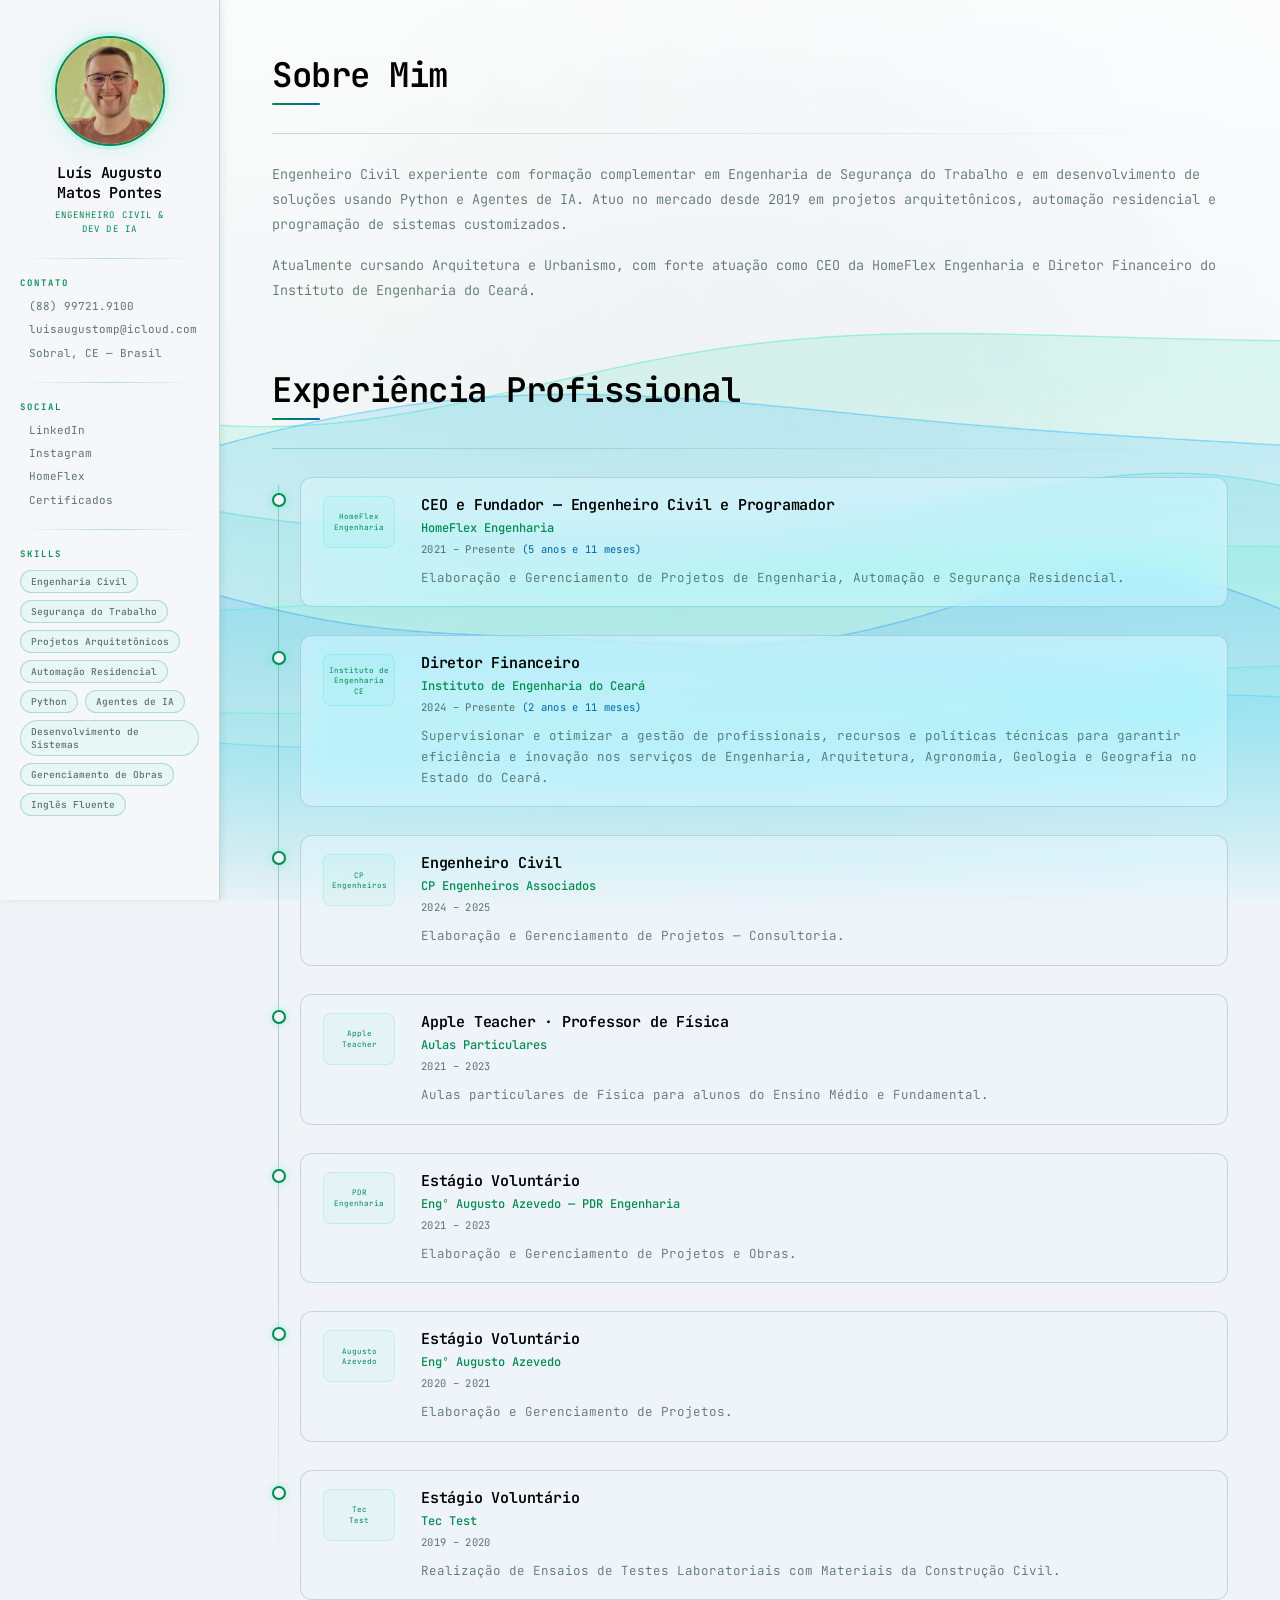
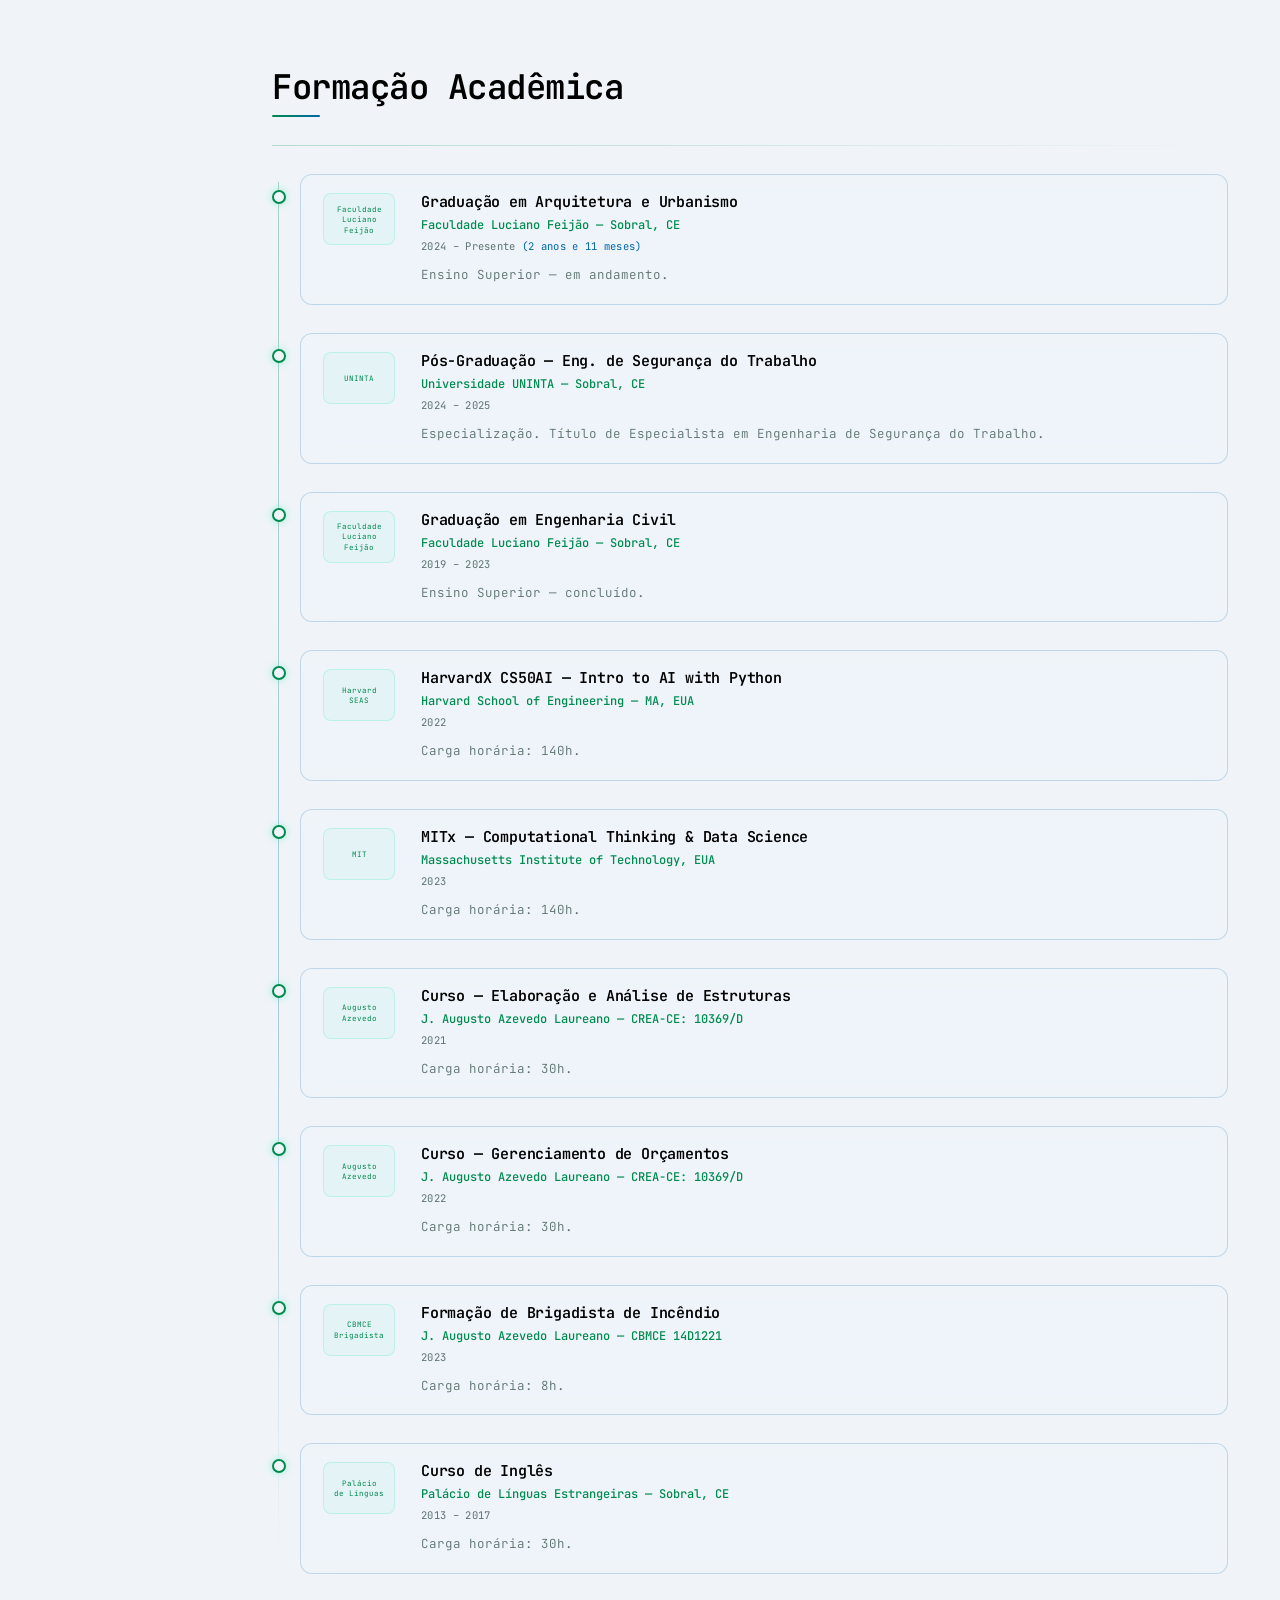
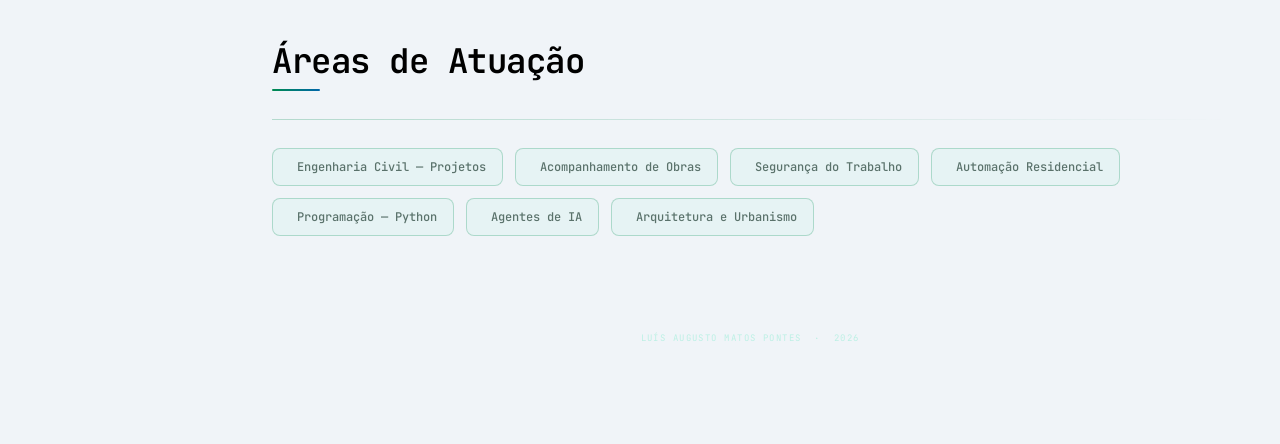
<file: projetos/curriculo/index.html>
<!DOCTYPE html>
<html lang="pt-BR">
<head>
<meta charset="UTF-8">
<meta name="viewport" content="width=device-width, initial-scale=1.0">
<title>Luís Augusto Matos Pontes — Currículo</title>
<link rel="stylesheet" href="https://cdn-uicons.flaticon.com/2.6.0/uicons-regular-rounded/css/uicons-regular-rounded.css">
<link rel="stylesheet" href="https://cdn-uicons.flaticon.com/2.6.0/uicons-brands/css/uicons-brands.css">
<link rel="preconnect" href="https://fonts.googleapis.com">
<link rel="preconnect" href="https://fonts.gstatic.com" crossorigin>
<link href="https://fonts.googleapis.com/css2?family=JetBrains+Mono:ital,wght@0,300;0,400;0,500;0,600;0,700;1,300;1,400&display=swap" rel="stylesheet">
<link rel="stylesheet" href="style.css">
</head>
<body>

<canvas id="xmb-canvas"></canvas>

<!-- ══ SIDEBAR ══ -->
<aside class="sidebar">
  <div class="avatar">
    <img src="assets/photo.png" alt="Luís Augusto"
         onerror="this.style.display='none';this.nextElementSibling.style.display='flex';">
    <div class="avatar-fallback" style="display:none">LA</div>
  </div>

  <div class="sb-name">Luís Augusto<br>Matos Pontes</div>
  <div class="sb-sub">Engenheiro Civil &amp;<br>Dev de IA</div>

  <div class="sb-divider"></div>

  <div class="sb-section-title">Contato</div>
  <div class="sb-contact">
    <a class="sb-link" href="tel:+5588997219100"><i class="fi fi-rr-phone-call"></i>(88) 99721.9100</a>
    <a class="sb-link" href="mailto:luisaugustomp@icloud.com"><i class="fi fi-rr-envelope"></i>luisaugustomp@icloud.com</a>
    <a class="sb-link" href="#"><i class="fi fi-rr-marker"></i>Sobral, CE — Brasil</a>
  </div>

  <div class="sb-divider"></div>

  <div class="sb-section-title">Social</div>
  <div class="sb-contact">
    <a class="sb-link" href="https://linkedin.com/in/luisaugustomp" target="_blank"><i class="fi fi-brands-linkedin"></i>LinkedIn</a>
    <a class="sb-link" href="https://instagram.com/luisaugusto.mp" target="_blank"><i class="fi fi-brands-instagram"></i>Instagram</a>
    <a class="sb-link" href="https://instagram.com/homeflex.eng" target="_blank"><i class="fi fi-rr-home-location-alt"></i>HomeFlex</a>
    <a class="sb-link" href="#" target="_blank"><i class="fi fi-rr-diploma"></i>Certificados</a>
  </div>

  <div class="sb-divider"></div>

  <div class="sb-section-title">Skills</div>
  <div class="sb-skills">
    <span class="skill-pill">Engenharia Civil</span>
    <span class="skill-pill">Segurança do Trabalho</span>
    <span class="skill-pill">Projetos Arquitetônicos</span>
    <span class="skill-pill">Automação Residencial</span>
    <span class="skill-pill">Python</span>
    <span class="skill-pill">Agentes de IA</span>
    <span class="skill-pill">Desenvolvimento de Sistemas</span>
    <span class="skill-pill">Gerenciamento de Obras</span>
    <span class="skill-pill">Inglês Fluente</span>
  </div>
</aside>

<!-- ══ MAIN ══ -->
<main class="main">

  <!-- Sobre Mim -->
  <section class="reveal">
    <div class="sec-heading">Sobre Mim</div>
    <div class="sec-rule"></div>
    <div class="sec-divider"></div>
    <p class="sobre-text">Engenheiro Civil experiente com formação complementar em Engenharia de Segurança do Trabalho e em desenvolvimento de soluções usando Python e Agentes de IA. Atuo no mercado desde 2019 em projetos arquitetônicos, automação residencial e programação de sistemas customizados.</p>
    <p class="sobre-text" style="margin-top:16px">Atualmente cursando Arquitetura e Urbanismo, com forte atuação como CEO da HomeFlex Engenharia e Diretor Financeiro do Instituto de Engenharia do Ceará.</p>
  </section>

  <!-- Experiência -->
  <section class="reveal">
    <div class="sec-heading">Experiência Profissional</div>
    <div class="sec-rule"></div>
    <div class="sec-divider"></div>
    <div class="timeline" id="exp-tl"></div>
  </section>

  <!-- Formação -->
  <section class="reveal">
    <div class="sec-heading">Formação Acadêmica</div>
    <div class="sec-rule"></div>
    <div class="sec-divider"></div>
    <div class="timeline" id="edu-tl"></div>
  </section>

  <!-- Áreas -->
  <section class="reveal">
    <div class="sec-heading">Áreas de Atuação</div>
    <div class="sec-rule"></div>
    <div class="sec-divider"></div>
    <div class="areas-wrap">
      <div class="area-badge"><i class="fi fi-rr-pencil-ruler"></i>Engenharia Civil — Projetos</div>
      <div class="area-badge"><i class="fi fi-rr-hard-hat"></i>Acompanhamento de Obras</div>
      <div class="area-badge"><i class="fi fi-rr-shield-check"></i>Segurança do Trabalho</div>
      <div class="area-badge"><i class="fi fi-rr-smart-home"></i>Automação Residencial</div>
      <div class="area-badge"><i class="fi fi-rr-code-branch"></i>Programação — Python</div>
      <div class="area-badge"><i class="fi fi-rr-robot"></i>Agentes de IA</div>
      <div class="area-badge"><i class="fi fi-rr-building-columns"></i>Arquitetura e Urbanismo</div>
    </div>
  </section>

  <div class="footer">Luís Augusto Matos Pontes &nbsp;·&nbsp; <span id="fy"></span></div>
</main>

<script>
/* ═══════════ XMB WAVE CANVAS ═══════════ */
(function(){
  const cv=document.getElementById('xmb-canvas'),cx=cv.getContext('2d');
  let W,H,t=0;

  // Detecta modo claro/escuro
  const isDark = window.matchMedia('(prefers-color-scheme: dark)').matches;

  const WV=[
    {amp:.050,freq:.82,spd:1.00,ph:0.00,yr:.40,r:0,  g:220,b:155,a:.075},
    {amp:.065,freq:.66,spd:.76, ph:2.10,yr:.50,r:0,  g:170,b:255,a:.090},
    {amp:.042,freq:1.12,spd:1.38,ph:4.40,yr:.57,r:0, g:200,b:200,a:.070},
    {amp:.033,freq:.52,spd:.56, ph:1.00,yr:.63,r:0,  g:255,b:175,a:.060},
    {amp:.048,freq:1.30,spd:1.58,ph:3.50,yr:.69,r:10,g:130,b:255,a:.080},
    {amp:.028,freq:.40,spd:.42, ph:0.70,yr:.75,r:0,  g:230,b:215,a:.055},
    {amp:.038,freq:.96,spd:1.22,ph:5.20,yr:.81,r:0,  g:190,b:255,a:.062},
  ];
  function rsz(){W=cv.width=window.innerWidth;H=cv.height=window.innerHeight;}
  rsz();window.addEventListener('resize',rsz);
  function yAt(w,x){const n=x/W;return H*w.yr+Math.sin(n*Math.PI*2*w.freq+t*w.spd+w.ph)*H*w.amp+Math.sin(n*Math.PI*3.3*w.freq+t*w.spd*.68+w.ph*1.3)*H*w.amp*.38+Math.sin(n*Math.PI*1.1*w.freq+t*w.spd*.42+w.ph*.85)*H*w.amp*.22;}
  function dw(w){
    cx.beginPath();cx.moveTo(0,H);
    for(let x=0;x<=W+4;x+=4)cx.lineTo(x,yAt(w,x));
    cx.lineTo(W,H);cx.closePath();
    const f=cx.createLinearGradient(0,H*w.yr-H*w.amp*2,0,H);
    f.addColorStop(0,`rgba(${w.r},${w.g},${w.b},${w.a*1.7})`);
    f.addColorStop(1,`rgba(${w.r},${w.g},${w.b},${w.a*.10})`);
    cx.fillStyle=f;cx.fill();
    cx.beginPath();
    for(let x=0;x<=W+4;x+=4){const y=yAt(w,x);x===0?cx.moveTo(x,y):cx.lineTo(x,y);}
    cx.strokeStyle=`rgba(${w.r},${w.g},${w.b},${w.a*4.0})`;cx.lineWidth=1.4;cx.stroke();
  }
  function lp(){
    cx.clearRect(0,0,W,H);
    const bg=cx.createLinearGradient(0,0,0,H);
    if(isDark){
      bg.addColorStop(0,'#030e12');bg.addColorStop(.55,'#041820');bg.addColorStop(1,'#020c14');
    }else{
      bg.addColorStop(0,'#fff');bg.addColorStop(.55,'#f9fafc');bg.addColorStop(1,'#f5f7fa');
    }
    cx.fillStyle=bg;cx.fillRect(0,0,W,H);
    if(isDark){
      [[W*.3,H*.42,W*.65,'rgba(0,200,140,0.060)'],[W*.78,H*.36,W*.55,'rgba(0,130,255,0.052)'],[W*.55,H*.78,W*.42,'rgba(0,220,200,0.038)']].forEach(([gx,gy,r,c])=>{const g=cx.createRadialGradient(gx,gy,0,gx,gy,r);g.addColorStop(0,c);g.addColorStop(1,'transparent');cx.fillStyle=g;cx.fillRect(0,0,W,H);});
    }else{
      [[W*.3,H*.42,W*.65,'rgba(0,139,79,0.035)'],[W*.78,H*.36,W*.55,'rgba(0,102,170,0.030)'],[W*.55,H*.78,W*.42,'rgba(0,120,100,0.020)']].forEach(([gx,gy,r,c])=>{const g=cx.createRadialGradient(gx,gy,0,gx,gy,r);g.addColorStop(0,c);g.addColorStop(1,'transparent');cx.fillStyle=g;cx.fillRect(0,0,W,H);});
    }
    WV.forEach(dw);t+=.013;requestAnimationFrame(lp);
  }
  lp();
})();

/* ═════════ DURATION ═════════ */
function dur(sy,sm=0){const s=new Date(sy,sm),n=new Date();let yr=n.getFullYear()-s.getFullYear(),mo=n.getMonth()-s.getMonth();if(mo<0){yr--;mo+=12;}const p=[];if(yr>0)p.push(yr+' ano'+(yr!==1?'s':''));if(mo>0)p.push(mo+' '+(mo!==1?'meses':'mês'));return p.join(' e ')||'< 1 mês';}

/* ═════════ DATA ═════════ */
const exp=[
  {logo:'HomeFlex\nEngenharia',        role:'CEO e Fundador — Engenheiro Civil e Programador', co:'HomeFlex Engenharia',                             per:'2021 – Presente',  d:dur(2021,0), desc:'Elaboração e Gerenciamento de Projetos de Engenharia, Automação e Segurança Residencial.'},
  {logo:'Instituto de\nEngenharia CE', role:'Diretor Financeiro',                              co:'Instituto de Engenharia do Ceará',                per:'2024 – Presente',  d:dur(2024,0), desc:'Supervisionar e otimizar a gestão de profissionais, recursos e políticas técnicas para garantir eficiência e inovação nos serviços de Engenharia, Arquitetura, Agronomia, Geologia e Geografia no Estado do Ceará.'},
  {logo:'CP\nEngenheiros',             role:'Engenheiro Civil',                                co:'CP Engenheiros Associados',                       per:'2024 – 2025',      d:null,        desc:'Elaboração e Gerenciamento de Projetos — Consultoria.'},
  {logo:'Apple\nTeacher',              role:'Apple Teacher · Professor de Física',             co:'Aulas Particulares',                              per:'2021 – 2023',      d:null,        desc:'Aulas particulares de Física para alunos do Ensino Médio e Fundamental.'},
  {logo:'PDR\nEngenharia',             role:'Estágio Voluntário',                              co:'Engº Augusto Azevedo — PDR Engenharia',           per:'2021 – 2023',      d:null,        desc:'Elaboração e Gerenciamento de Projetos e Obras.'},
  {logo:'Augusto\nAzevedo',            role:'Estágio Voluntário',                              co:'Engº Augusto Azevedo',                            per:'2020 – 2021',      d:null,        desc:'Elaboração e Gerenciamento de Projetos.'},
  {logo:'Tec\nTest',                   role:'Estágio Voluntário',                              co:'Tec Test',                                        per:'2019 – 2020',      d:null,        desc:'Realização de Ensaios de Testes Laboratoriais com Materiais da Construção Civil.'},
];
const edu=[
  {logo:'Faculdade\nLuciano Feijão',   role:'Graduação em Arquitetura e Urbanismo',            co:'Faculdade Luciano Feijão — Sobral, CE',           per:'2024 – Presente',  d:dur(2024,0), desc:'Ensino Superior — em andamento.'},
  {logo:'UNINTA',                      role:'Pós-Graduação — Eng. de Segurança do Trabalho',   co:'Universidade UNINTA — Sobral, CE',                per:'2024 – 2025',      d:null,        desc:'Especialização. Título de Especialista em Engenharia de Segurança do Trabalho.'},
  {logo:'Faculdade\nLuciano Feijão',   role:'Graduação em Engenharia Civil',                   co:'Faculdade Luciano Feijão — Sobral, CE',           per:'2019 – 2023',      d:null,        desc:'Ensino Superior — concluído.'},
  {logo:'Harvard\nSEAS',               role:'HarvardX CS50AI — Intro to AI with Python',       co:'Harvard School of Engineering — MA, EUA',         per:'2022',             d:null,        desc:'Carga horária: 140h.'},
  {logo:'MIT',                         role:'MITx — Computational Thinking & Data Science',    co:'Massachusetts Institute of Technology, EUA',      per:'2023',             d:null,        desc:'Carga horária: 140h.'},
  {logo:'Augusto\nAzevedo',            role:'Curso — Elaboração e Análise de Estruturas',      co:'J. Augusto Azevedo Laureano — CREA-CE: 10369/D', per:'2021',             d:null,        desc:'Carga horária: 30h.'},
  {logo:'Augusto\nAzevedo',            role:'Curso — Gerenciamento de Orçamentos',             co:'J. Augusto Azevedo Laureano — CREA-CE: 10369/D', per:'2022',             d:null,        desc:'Carga horária: 30h.'},
  {logo:'CBMCE\nBrigadista',           role:'Formação de Brigadista de Incêndio',               co:'J. Augusto Azevedo Laureano — CBMCE 14D1221',   per:'2023',             d:null,        desc:'Carga horária: 8h.'},
  {logo:'Palácio\nde Línguas',         role:'Curso de Inglês',                                 co:'Palácio de Línguas Estrangeiras — Sobral, CE',   per:'2013 – 2017',      d:null,        desc:'Carga horária: 30h.'},
];

/* ═════════ RENDER ═════════ */
function render(items,id){
  document.getElementById(id).innerHTML=items.map(it=>`
    <div class="tl-item"><div class="tl-dot"></div>
    <div class="tl-card">
      <div class="logo-ph">${it.logo}</div>
      <div class="tl-content">
        <div class="tl-role">${it.role}</div>
        <div class="tl-company">${it.co}</div>
        <div class="tl-period">${it.per}${it.d?`<span class="dur">(${it.d})</span>`:''}</div>
        <div class="tl-desc">${it.desc}</div>
      </div>
    </div></div>`).join('');
}
render(exp,'exp-tl');render(edu,'edu-tl');
document.getElementById('fy').textContent=new Date().getFullYear();

/* ═════════ SCROLL REVEAL ═════════ */
const io=new IntersectionObserver(e=>e.forEach(x=>{if(x.isIntersecting){x.target.classList.add('visible');io.unobserve(x.target);}}),{threshold:.05});
document.querySelectorAll('.reveal').forEach(el=>io.observe(el));
</script>
</body>
</html>
</file>
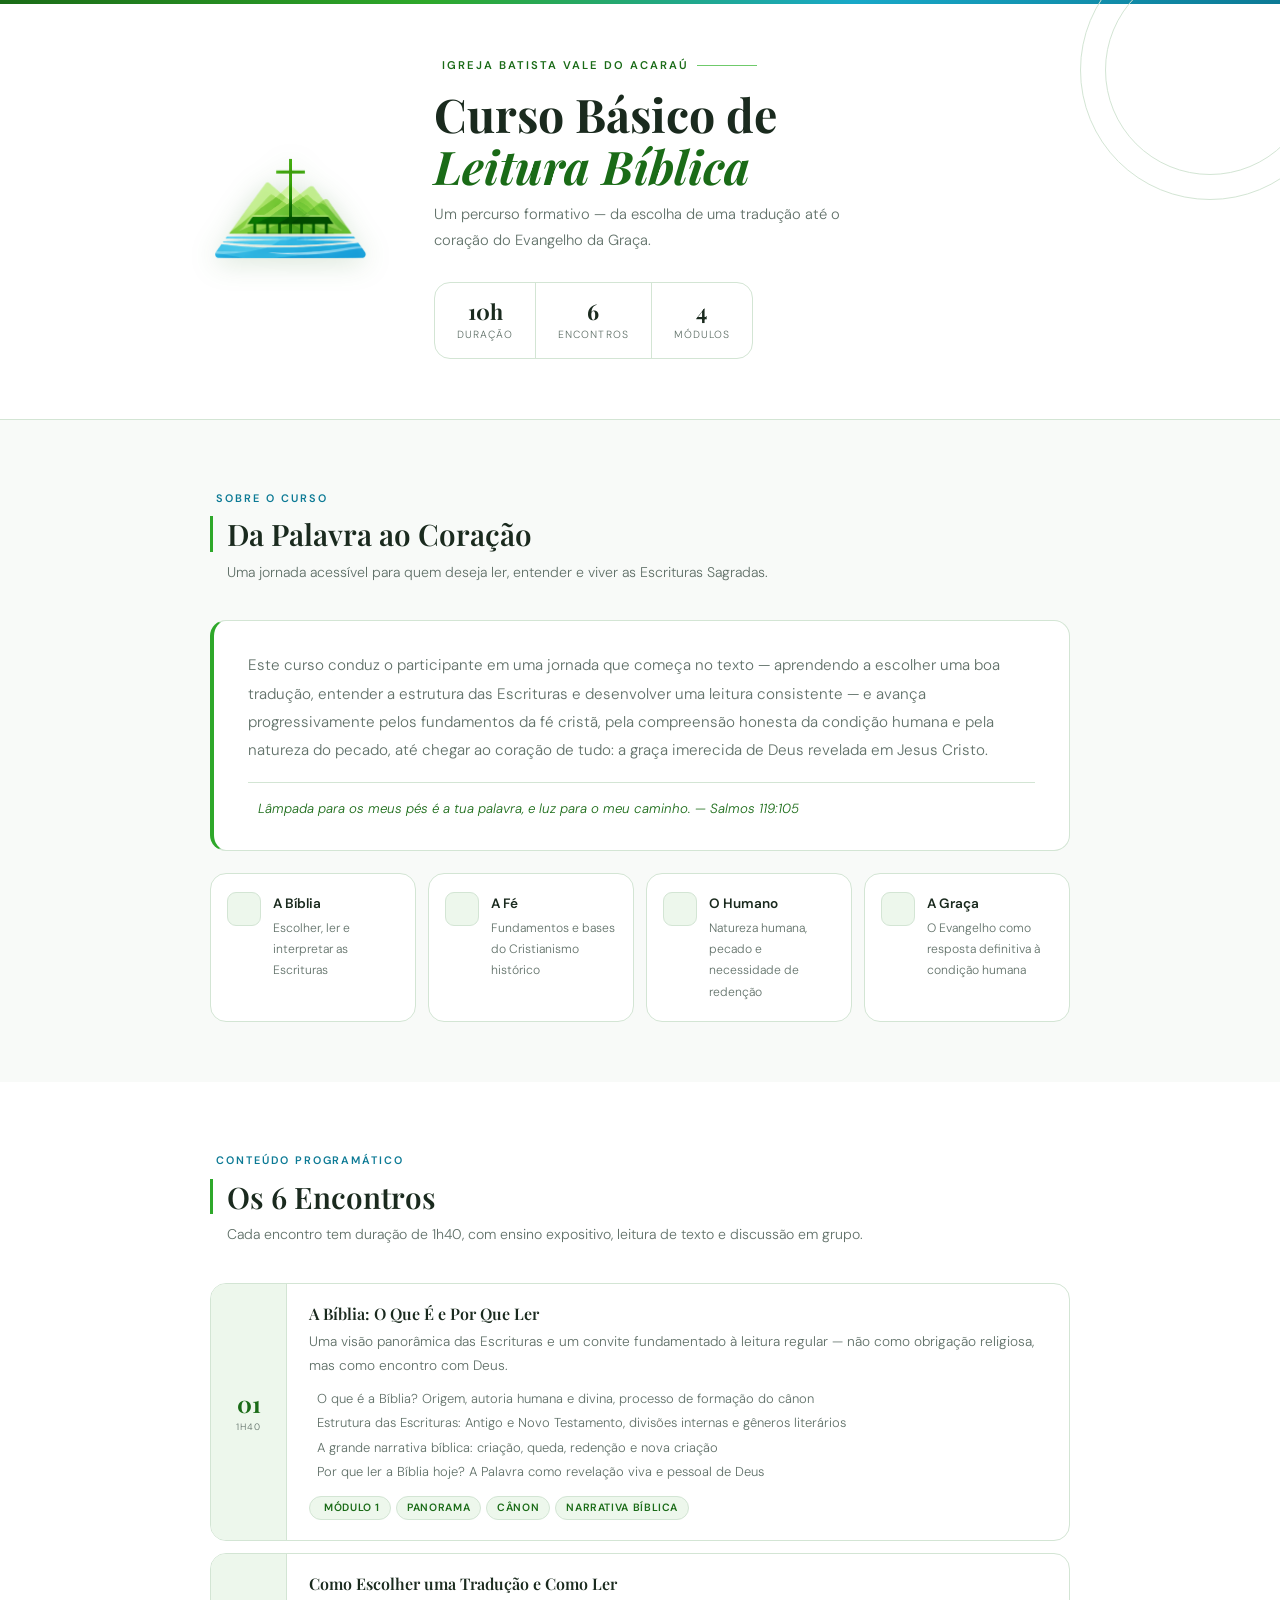
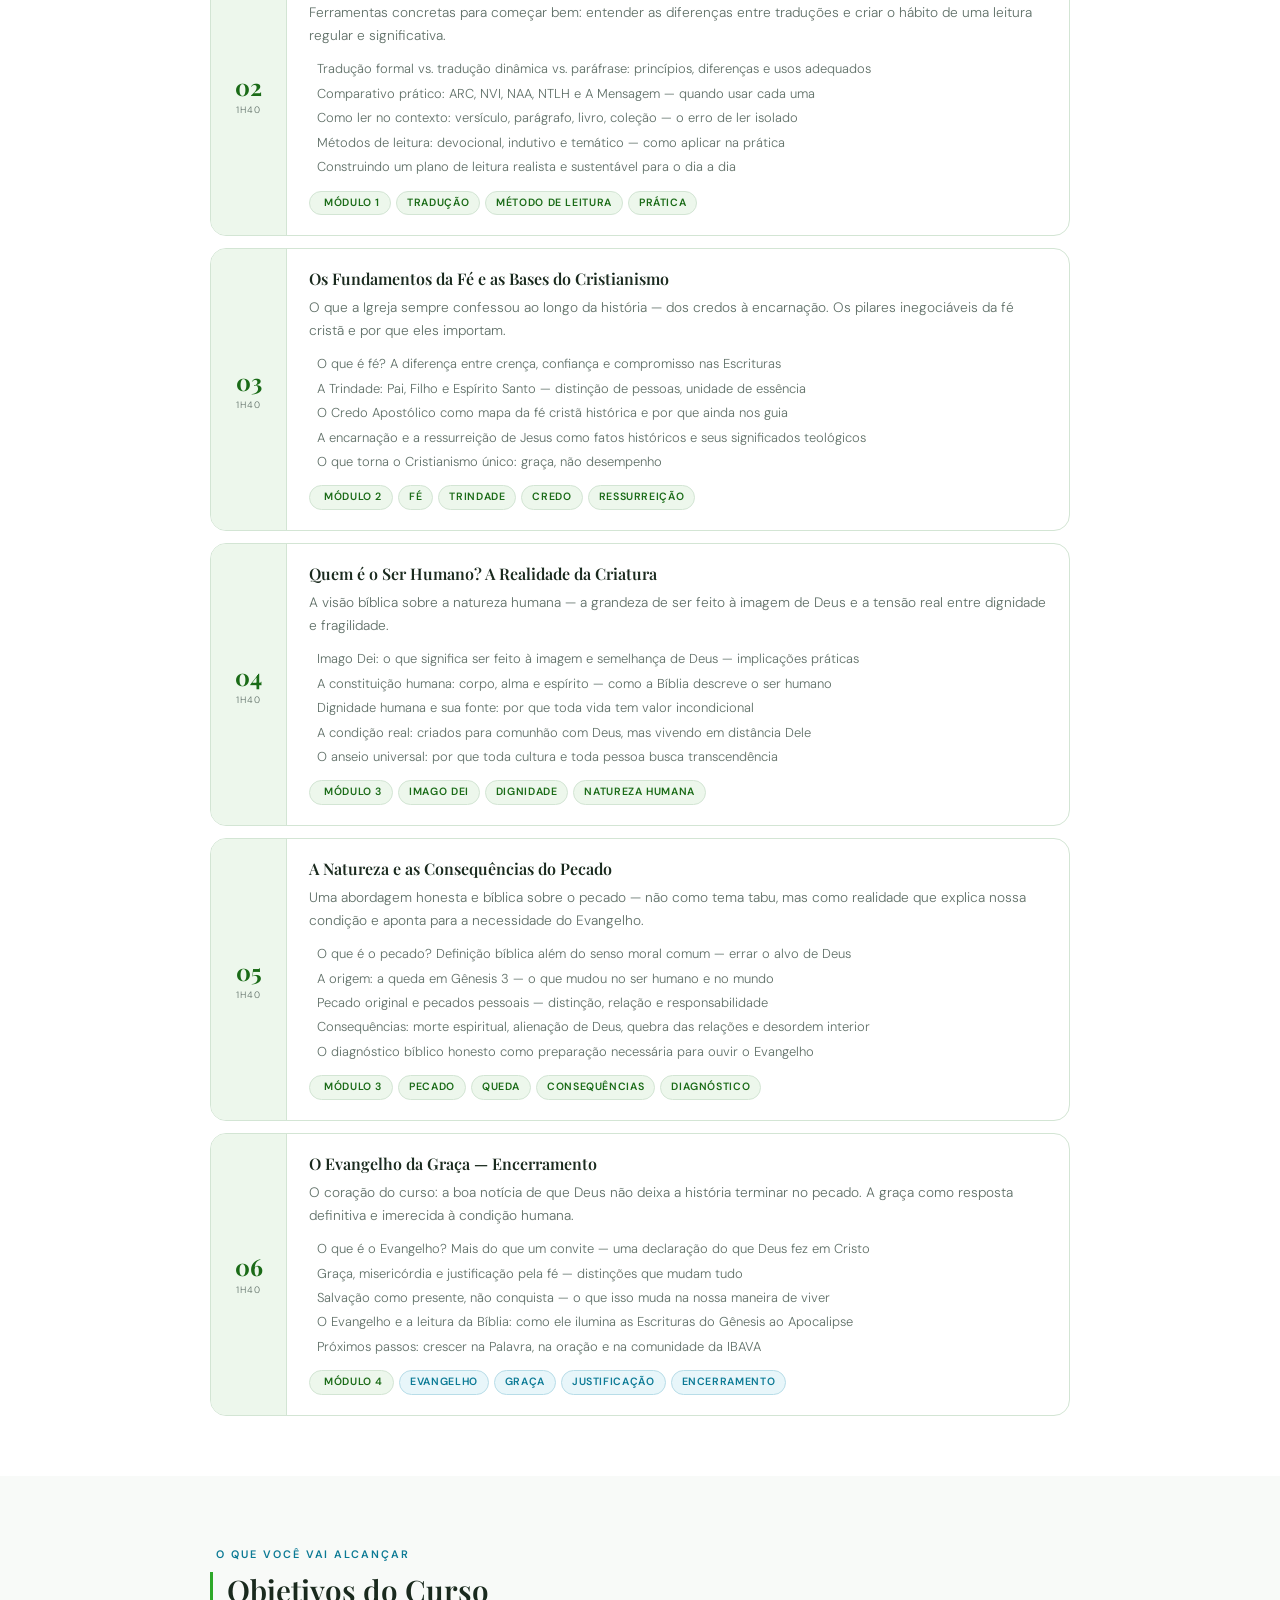
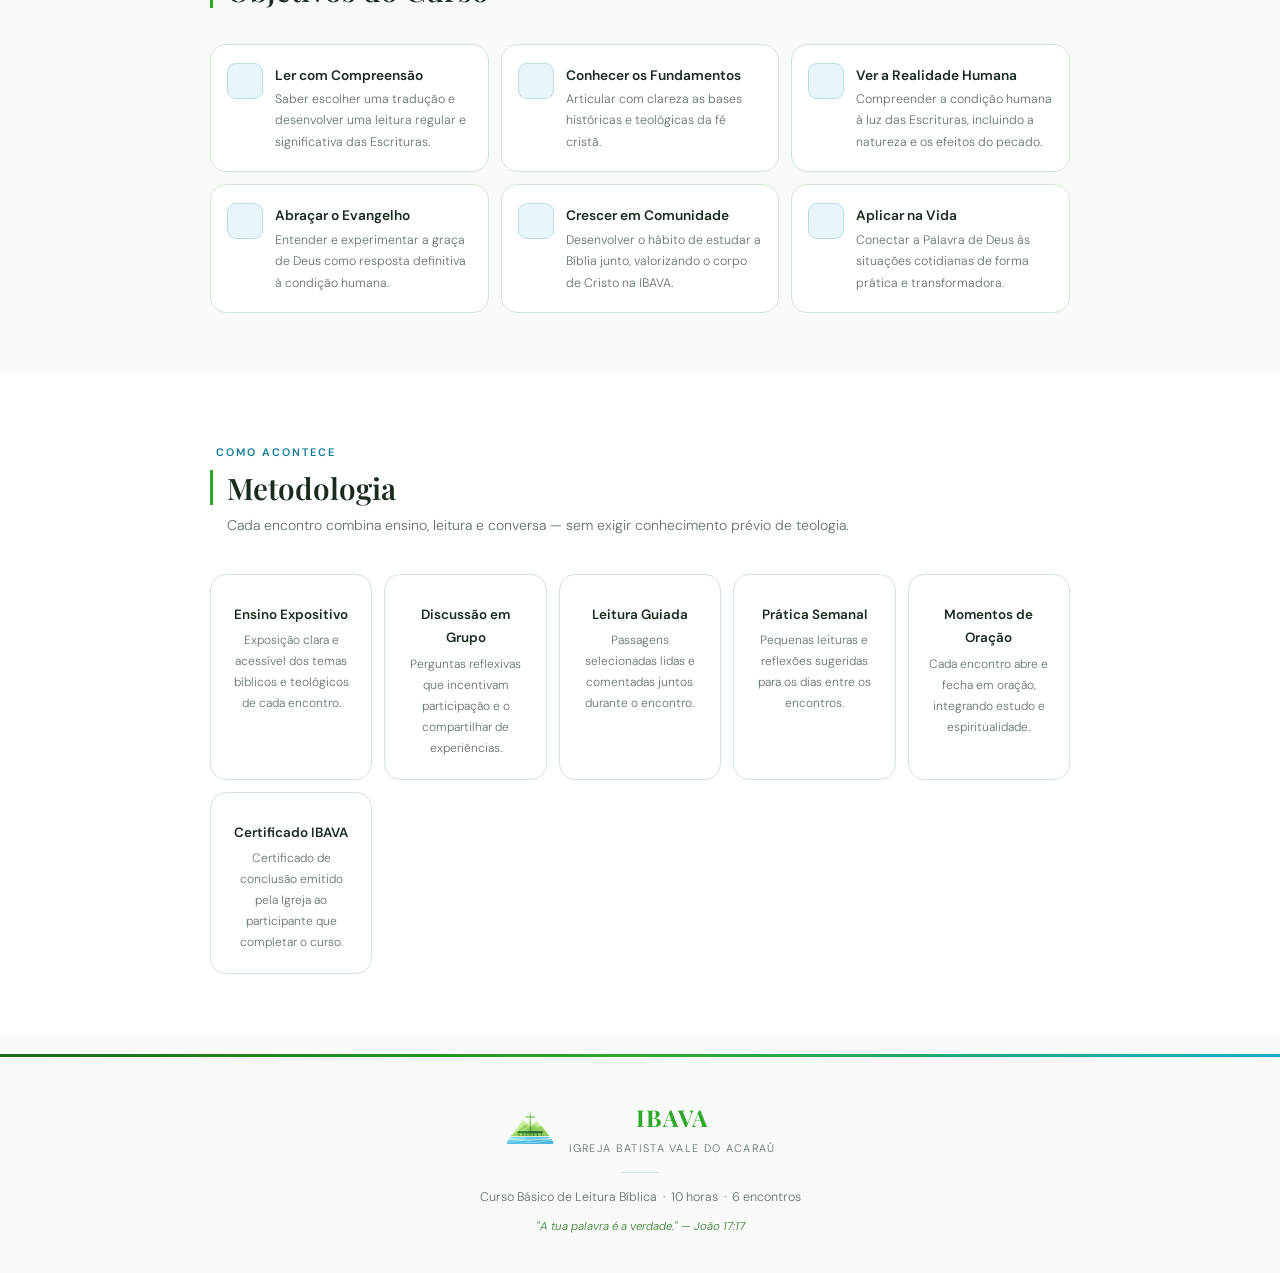
<file: projetos/Ibava-Curso/index.html>
<!DOCTYPE html>
<html lang="pt-BR">

<head>
  <meta charset="UTF-8">
  <meta name="viewport" content="width=device-width, initial-scale=1.0">
  <title>Curso Básico de Leitura Bíblica — IBAVA</title>
  <link rel="preconnect" href="https://fonts.googleapis.com">
  <link rel="preconnect" href="https://fonts.gstatic.com" crossorigin>
  <link
    href="https://fonts.googleapis.com/css2?family=Playfair+Display:ital,wght@0,400;0,600;0,700;1,400;1,600&family=DM+Sans:wght@300;400;500;600&display=swap"
    rel="stylesheet">
  <link rel="stylesheet" href="https://cdn-uicons.flaticon.com/2.6.0/uicons-solid-rounded/css/uicons-solid-rounded.css">
  <link rel="stylesheet"
    href="https://cdn-uicons.flaticon.com/2.6.0/uicons-regular-rounded/css/uicons-regular-rounded.css">

  <style>
    :root {
      --green: #2EA82A;
      --green-dk: #1A6B17;
      --green-lt: #6FCA6B;
      --green-pale: #EDF7EC;
      --blue: #18A8C8;
      --blue-dk: #0C7A95;
      --blue-pale: #E8F6FA;
      --ink: #1A2A1E;
      --muted: #607068;
      --border: #D3E5D4;
      --bg: #F8FAF8;
      --white: #FFFFFF;
      --r: 16px;
      --r-lg: 24px;
    }

    *,
    *::before,
    *::after {
      box-sizing: border-box;
      margin: 0;
      padding: 0;
    }

    body {
      background: var(--bg);
      color: var(--ink);
      font-family: 'DM Sans', sans-serif;
      font-weight: 300;
      line-height: 1.75;
    }

    /* ─── HERO ────────────────────────────────────────────────── */
    .hero {
      background: var(--white);
      border-bottom: 1px solid var(--border);
      padding: 56px 24px 60px;
      position: relative;
      overflow: hidden;
    }

    .hero::before {
      content: '';
      position: absolute;
      top: 0;
      left: 0;
      right: 0;
      height: 4px;
      background: linear-gradient(90deg, var(--green-dk), var(--green), var(--blue), var(--blue-dk));
    }

    .hero-deco {
      position: absolute;
      right: -60px;
      top: -60px;
      width: 260px;
      height: 260px;
      border: 1px solid var(--border);
      border-radius: 50%;
      pointer-events: none;
    }

    .hero-deco::after {
      content: '';
      position: absolute;
      inset: 24px;
      border: 1px solid var(--border);
      border-radius: 50%;
    }

    .hero-inner {
      max-width: 860px;
      margin: 0 auto;
      display: grid;
      grid-template-columns: 180px 1fr;
      gap: 44px;
      align-items: center;
      position: relative;
    }

    .hero-logo {
      width: 160px;
      filter: drop-shadow(0 4px 14px rgba(30, 107, 23, .2));
    }

    .hero-eyebrow {
      display: flex;
      align-items: center;
      gap: 8px;
      font-size: .7rem;
      font-weight: 600;
      letter-spacing: .18em;
      text-transform: uppercase;
      color: var(--green-dk);
      margin-bottom: 12px;
    }

    .hero-eyebrow::after {
      content: '';
      width: 60px;
      height: 1px;
      background: var(--green-lt);
    }

    .hero-eyebrow i {
      font-size: .8rem;
    }

    .hero h1 {
      font-family: 'Playfair Display', serif;
      font-size: clamp(1.8rem, 4vw, 2.9rem);
      font-weight: 700;
      color: var(--ink);
      line-height: 1.13;
      margin-bottom: 10px;
    }

    .hero h1 em {
      font-style: italic;
      color: var(--green-dk);
    }

    .hero-desc {
      font-size: .92rem;
      color: var(--muted);
      margin-bottom: 28px;
      max-width: 460px;
    }

    .hero-stats {
      display: inline-flex;
      border: 1px solid var(--border);
      border-radius: var(--r);
      overflow: hidden;
    }

    .stat {
      padding: 14px 22px;
      border-right: 1px solid var(--border);
      text-align: center;
      min-width: 96px;
    }

    .stat:last-child {
      border-right: none;
    }

    .stat i {
      font-size: 1rem;
      color: var(--green);
      display: block;
      margin-bottom: 4px;
    }

    .stat-num {
      font-family: 'Playfair Display', serif;
      font-size: 1.35rem;
      font-weight: 700;
      color: var(--ink);
      line-height: 1;
    }

    .stat-label {
      font-size: .65rem;
      color: var(--muted);
      text-transform: uppercase;
      letter-spacing: .1em;
      margin-top: 3px;
    }

    /* ─── LAYOUT ─────────────────────────────────────────────── */
    .container {
      max-width: 900px;
      margin: 0 auto;
      padding: 0 20px;
    }

    section {
      padding: 60px 0;
    }

    section.alt {
      background: var(--white);
    }

    /* ─── SECTION HEAD ───────────────────────────────────────── */
    .section-head {
      margin-bottom: 36px;
    }

    .section-label {
      display: inline-flex;
      align-items: center;
      gap: 6px;
      font-size: .68rem;
      font-weight: 600;
      letter-spacing: .18em;
      text-transform: uppercase;
      color: var(--blue-dk);
      margin-bottom: 8px;
    }

    .section-label i {
      font-size: .8rem;
      color: var(--blue);
    }

    .section-head h2 {
      font-family: 'Playfair Display', serif;
      font-size: clamp(1.4rem, 2.5vw, 1.85rem);
      font-weight: 600;
      color: var(--ink);
      line-height: 1.2;
      border-left: 3px solid var(--green);
      padding-left: 14px;
    }

    .section-head p {
      color: var(--muted);
      margin-top: 8px;
      padding-left: 17px;
      font-size: .88rem;
    }

    /* ─── DESC BOX ───────────────────────────────────────────── */
    .desc-box {
      background: var(--white);
      border: 1px solid var(--border);
      border-left: 4px solid var(--green);
      border-radius: var(--r);
      padding: 30px 34px;
    }

    .desc-box p {
      font-size: .95rem;
      color: var(--muted);
      line-height: 1.85;
    }

    .verse {
      margin-top: 18px;
      padding-top: 14px;
      border-top: 1px solid var(--border);
      display: flex;
      align-items: flex-start;
      gap: 10px;
      font-size: .83rem;
      color: var(--green-dk);
      font-style: italic;
    }

    .verse i {
      flex-shrink: 0;
      margin-top: 2px;
      color: var(--green);
    }

    /* ─── OVERVIEW ───────────────────────────────────────────── */
    .overview-grid {
      display: grid;
      grid-template-columns: repeat(auto-fit, minmax(190px, 1fr));
      gap: 12px;
      margin-top: 22px;
    }

    .ov-card {
      background: var(--white);
      border: 1px solid var(--border);
      border-radius: var(--r);
      padding: 18px 16px;
      display: flex;
      gap: 12px;
      align-items: flex-start;
    }

    .ov-icon {
      width: 34px;
      height: 34px;
      border-radius: 9px;
      background: var(--green-pale);
      border: 1px solid var(--border);
      display: flex;
      align-items: center;
      justify-content: center;
      flex-shrink: 0;
    }

    .ov-icon i {
      color: var(--green-dk);
      font-size: .88rem;
    }

    .ov-card h3 {
      font-size: .85rem;
      font-weight: 600;
      color: var(--ink);
      margin-bottom: 2px;
    }

    .ov-card p {
      font-size: .76rem;
      color: var(--muted);
    }

    /* ─── SESSIONS ───────────────────────────────────────────── */
    .sessions {
      display: flex;
      flex-direction: column;
      gap: 12px;
    }

    .session-card {
      background: var(--white);
      border: 1px solid var(--border);
      border-radius: var(--r);
      overflow: hidden;
      display: grid;
      grid-template-columns: 76px 1fr;
      transition: box-shadow .2s, border-color .2s;
    }

    .session-card:hover {
      box-shadow: 0 6px 22px rgba(30, 107, 23, .09);
      border-color: var(--green-lt);
    }

    .session-num {
      background: var(--green-pale);
      border-right: 1px solid var(--border);
      display: flex;
      flex-direction: column;
      align-items: center;
      justify-content: center;
      gap: 4px;
      padding: 16px 8px;
    }

    .session-num i {
      font-size: .95rem;
      color: var(--green-dk);
    }

    .session-num span {
      font-family: 'Playfair Display', serif;
      font-size: 1.45rem;
      font-weight: 700;
      color: var(--green-dk);
      line-height: 1;
    }

    .session-num small {
      font-size: .58rem;
      text-transform: uppercase;
      letter-spacing: .1em;
      color: var(--muted);
    }

    .session-body {
      padding: 20px 22px;
    }

    .session-body h3 {
      font-family: 'Playfair Display', serif;
      font-size: 1rem;
      font-weight: 600;
      color: var(--ink);
      margin-bottom: 6px;
      line-height: 1.3;
    }

    .session-body>p {
      font-size: .855rem;
      color: var(--muted);
      margin-bottom: 12px;
      line-height: 1.7;
    }

    .topics {
      list-style: none;
      display: flex;
      flex-direction: column;
      gap: 5px;
      margin-bottom: 14px;
    }

    .topics li {
      display: flex;
      align-items: flex-start;
      gap: 8px;
      font-size: .81rem;
      color: var(--muted);
      line-height: 1.5;
    }

    .topics li i {
      color: var(--green);
      font-size: .65rem;
      margin-top: 5px;
      flex-shrink: 0;
    }

    .session-tags {
      display: flex;
      flex-wrap: wrap;
      gap: 5px;
    }

    .tag {
      background: var(--green-pale);
      border: 1px solid var(--border);
      border-radius: 100px;
      padding: 2px 10px;
      font-size: .66rem;
      color: var(--green-dk);
      font-weight: 600;
      letter-spacing: .06em;
      text-transform: uppercase;
      display: inline-flex;
      align-items: center;
      gap: 4px;
    }

    .tag.blue {
      background: var(--blue-pale);
      border-color: #B8DDE8;
      color: var(--blue-dk);
    }

    .tag i {
      font-size: .62rem;
    }

    /* ─── OBJECTIVES ─────────────────────────────────────────── */
    .obj-grid {
      display: grid;
      grid-template-columns: repeat(auto-fit, minmax(255px, 1fr));
      gap: 12px;
    }

    .obj-card {
      background: var(--white);
      border: 1px solid var(--border);
      border-radius: var(--r);
      padding: 18px 16px;
      display: flex;
      gap: 12px;
      align-items: flex-start;
    }

    .obj-icon {
      width: 36px;
      height: 36px;
      border-radius: 9px;
      background: var(--blue-pale);
      border: 1px solid #B8DDE8;
      display: flex;
      align-items: center;
      justify-content: center;
      flex-shrink: 0;
    }

    .obj-icon i {
      color: var(--blue-dk);
      font-size: .9rem;
    }

    .obj-card h4 {
      font-size: .86rem;
      font-weight: 600;
      color: var(--ink);
      margin-bottom: 2px;
    }

    .obj-card p {
      font-size: .77rem;
      color: var(--muted);
    }

    /* ─── METHODOLOGY ────────────────────────────────────────── */
    .method-grid {
      display: grid;
      grid-template-columns: repeat(auto-fit, minmax(160px, 1fr));
      gap: 12px;
    }

    .method-card {
      background: var(--white);
      border: 1px solid var(--border);
      border-radius: var(--r);
      padding: 20px 16px;
      text-align: center;
    }

    .method-card i {
      font-size: 1.3rem;
      color: var(--blue);
      display: block;
      margin-bottom: 8px;
    }

    .method-card h4 {
      font-size: .84rem;
      font-weight: 600;
      color: var(--ink);
      margin-bottom: 4px;
    }

    .method-card p {
      font-size: .75rem;
      color: var(--muted);
    }

    /* ─── FOOTER ─────────────────────────────────────────────── */
    footer {
      background: transparent;
      color: var(--muted);
      padding: 44px 24px 36px;
      text-align: center;
      margin-top: 20px;
      position: relative;
    }

    footer::before {
      content: '';
      position: absolute;
      top: 0;
      left: 0;
      right: 0;
      height: 3px;
      background: linear-gradient(90deg, var(--green-dk), var(--green), var(--blue));
    }

    .footer-inner {
      display: flex;
      align-items: center;
      justify-content: center;
      gap: 14px;
      margin-bottom: 14px;
    }

    footer img.footer-logo {
      width: 50px;
      opacity: .8;
    }

    footer .brand {
      font-family: 'Playfair Display', serif;
      font-size: 1.45rem;
      font-weight: 700;
      color: var(--ink);
      letter-spacing: .05em;
    }

    footer .brand span {
      color: var(--green);
    }

    footer .brand small {
      display: block;
      font-size: .68rem;
      letter-spacing: .12em;
      text-transform: uppercase;
      color: var(--muted);
      font-family: 'DM Sans', sans-serif;
      font-weight: 300;
    }

    .footer-divider {
      width: 36px;
      height: 1px;
      background: var(--border);
      margin: 14px auto;
    }

    footer p {
      font-size: .78rem;
    }

    footer .verse-footer {
      margin-top: 8px;
      font-size: .72rem;
      color: var(--green-dk);
      font-style: italic;
      opacity: .85;
    }

    @media (max-width: 580px) {
      .hero-inner {
        grid-template-columns: 1fr;
        text-align: center;
        gap: 20px;
      }

      .hero-logo {
        margin: 0 auto;
        width: 130px;
      }

      .hero-eyebrow {
        justify-content: center;
      }

      .hero-eyebrow::after {
        display: none;
      }

      .hero-stats {
        width: 100%;
      }

      .stat {
        flex: 1;
        min-width: 0;
        padding: 12px 8px;
      }

      .session-card {
        grid-template-columns: 58px 1fr;
      }

      .desc-box {
        padding: 20px 18px;
      }
    }
  </style>
</head>

<body>

  <!-- ═══ HERO ══════════════════════════════════════════════════ -->
  <header class="hero">
    <div class="hero-deco"></div>
    <div class="hero-inner">
      <img src="IbavaNovo.png" alt="Logo IBAVA" class="hero-logo">
      <div class="hero-text">
        <div class="hero-eyebrow">
          <i class="fi fi-sr-book-open-cover"></i>
          Igreja Batista Vale do Acaraú
        </div>
        <h1>Curso Básico de<br><em>Leitura Bíblica</em></h1>
        <p class="hero-desc">Um percurso formativo — da escolha de uma tradução até o coração do Evangelho da Graça.</p>
        <div class="hero-stats">
          <div class="stat">
            <i class="fi fi-sr-clock"></i>
            <div class="stat-num">10h</div>
            <div class="stat-label">Duração</div>
          </div>
          <div class="stat">
            <i class="fi fi-sr-calendar-days"></i>
            <div class="stat-num">6</div>
            <div class="stat-label">Encontros</div>
          </div>
          <div class="stat">
            <i class="fi fi-sr-layers"></i>
            <div class="stat-num">4</div>
            <div class="stat-label">Módulos</div>
          </div>
        </div>
      </div>
    </div>
  </header>

  <!-- ═══ APRESENTAÇÃO ══════════════════════════════════════════ -->
  <section>
    <div class="container">
      <div class="section-head">
        <div class="section-label"><i class="fi fi-sr-comment-info"></i> Sobre o Curso</div>
        <h2>Da Palavra ao Coração</h2>
        <p>Uma jornada acessível para quem deseja ler, entender e viver as Escrituras Sagradas.</p>
      </div>

      <div class="desc-box">
        <p>Este curso conduz o participante em uma jornada que começa no texto — aprendendo a escolher uma boa tradução,
          entender a estrutura das Escrituras e desenvolver uma leitura consistente — e avança progressivamente pelos
          fundamentos da fé cristã, pela compreensão honesta da condição humana e pela natureza do pecado, até chegar ao
          coração de tudo: a graça imerecida de Deus revelada em Jesus Cristo.</p>
        <div class="verse">
          <i class="fi fi-sr-quote-right"></i>
          <span>Lâmpada para os meus pés é a tua palavra, e luz para o meu caminho. — Salmos 119:105</span>
        </div>
      </div>

      <div class="overview-grid">
        <div class="ov-card">
          <div class="ov-icon"><i class="fi fi-sr-bible"></i></div>
          <div>
            <h3>A Bíblia</h3>
            <p>Escolher, ler e interpretar as Escrituras</p>
          </div>
        </div>
        <div class="ov-card">
          <div class="ov-icon"><i class="fi fi-sr-cross-religion"></i></div>
          <div>
            <h3>A Fé</h3>
            <p>Fundamentos e bases do Cristianismo histórico</p>
          </div>
        </div>
        <div class="ov-card">
          <div class="ov-icon"><i class="fi fi-sr-user"></i></div>
          <div>
            <h3>O Humano</h3>
            <p>Natureza humana, pecado e necessidade de redenção</p>
          </div>
        </div>
        <div class="ov-card">
          <div class="ov-icon"><i class="fi fi-sr-heart"></i></div>
          <div>
            <h3>A Graça</h3>
            <p>O Evangelho como resposta definitiva à condição humana</p>
          </div>
        </div>
      </div>
    </div>
  </section>

  <!-- ═══ ENCONTROS ══════════════════════════════════════════════ -->
  <section class="alt">
    <div class="container">
      <div class="section-head">
        <div class="section-label"><i class="fi fi-rr-list"></i> Conteúdo Programático</div>
        <h2>Os 6 Encontros</h2>
        <p>Cada encontro tem duração de 1h40, com ensino expositivo, leitura de texto e discussão em grupo.</p>
      </div>

      <div class="sessions">

        <div class="session-card">
          <div class="session-num">
            <i class="fi fi-sr-book-open-cover"></i>
            <span>01</span>
            <small>1h40</small>
          </div>
          <div class="session-body">
            <h3>A Bíblia: O Que É e Por Que Ler</h3>
            <p>Uma visão panorâmica das Escrituras e um convite fundamentado à leitura regular — não como obrigação
              religiosa, mas como encontro com Deus.</p>
            <ul class="topics">
              <li><i class="fi fi-sr-angle-right"></i>O que é a Bíblia? Origem, autoria humana e divina, processo de
                formação do cânon</li>
              <li><i class="fi fi-sr-angle-right"></i>Estrutura das Escrituras: Antigo e Novo Testamento, divisões
                internas e gêneros literários</li>
              <li><i class="fi fi-sr-angle-right"></i>A grande narrativa bíblica: criação, queda, redenção e nova
                criação</li>
              <li><i class="fi fi-sr-angle-right"></i>Por que ler a Bíblia hoje? A Palavra como revelação viva e pessoal
                de Deus</li>
            </ul>
            <div class="session-tags">
              <span class="tag"><i class="fi fi-sr-layers"></i> Módulo 1</span>
              <span class="tag">Panorama</span>
              <span class="tag">Cânon</span>
              <span class="tag">Narrativa bíblica</span>
            </div>
          </div>
        </div>

        <div class="session-card">
          <div class="session-num">
            <i class="fi fi-sr-language"></i>
            <span>02</span>
            <small>1h40</small>
          </div>
          <div class="session-body">
            <h3>Como Escolher uma Tradução e Como Ler</h3>
            <p>Ferramentas concretas para começar bem: entender as diferenças entre traduções e criar o hábito de uma
              leitura regular e significativa.</p>
            <ul class="topics">
              <li><i class="fi fi-sr-angle-right"></i>Tradução formal vs. tradução dinâmica vs. paráfrase: princípios,
                diferenças e usos adequados</li>
              <li><i class="fi fi-sr-angle-right"></i>Comparativo prático: ARC, NVI, NAA, NTLH e A Mensagem — quando
                usar cada uma</li>
              <li><i class="fi fi-sr-angle-right"></i>Como ler no contexto: versículo, parágrafo, livro, coleção — o
                erro de ler isolado</li>
              <li><i class="fi fi-sr-angle-right"></i>Métodos de leitura: devocional, indutivo e temático — como aplicar
                na prática</li>
              <li><i class="fi fi-sr-angle-right"></i>Construindo um plano de leitura realista e sustentável para o dia
                a dia</li>
            </ul>
            <div class="session-tags">
              <span class="tag"><i class="fi fi-sr-layers"></i> Módulo 1</span>
              <span class="tag">Tradução</span>
              <span class="tag">Método de leitura</span>
              <span class="tag">Prática</span>
            </div>
          </div>
        </div>

        <div class="session-card">
          <div class="session-num">
            <i class="fi fi-sr-star"></i>
            <span>03</span>
            <small>1h40</small>
          </div>
          <div class="session-body">
            <h3>Os Fundamentos da Fé e as Bases do Cristianismo</h3>
            <p>O que a Igreja sempre confessou ao longo da história — dos credos à encarnação. Os pilares inegociáveis
              da fé cristã e por que eles importam.</p>
            <ul class="topics">
              <li><i class="fi fi-sr-angle-right"></i>O que é fé? A diferença entre crença, confiança e compromisso nas
                Escrituras</li>
              <li><i class="fi fi-sr-angle-right"></i>A Trindade: Pai, Filho e Espírito Santo — distinção de pessoas,
                unidade de essência</li>
              <li><i class="fi fi-sr-angle-right"></i>O Credo Apostólico como mapa da fé cristã histórica e por que
                ainda nos guia</li>
              <li><i class="fi fi-sr-angle-right"></i>A encarnação e a ressurreição de Jesus como fatos históricos e
                seus significados teológicos</li>
              <li><i class="fi fi-sr-angle-right"></i>O que torna o Cristianismo único: graça, não desempenho</li>
            </ul>
            <div class="session-tags">
              <span class="tag"><i class="fi fi-sr-layers"></i> Módulo 2</span>
              <span class="tag">Fé</span>
              <span class="tag">Trindade</span>
              <span class="tag">Credo</span>
              <span class="tag">Ressurreição</span>
            </div>
          </div>
        </div>

        <div class="session-card">
          <div class="session-num">
            <i class="fi fi-sr-user"></i>
            <span>04</span>
            <small>1h40</small>
          </div>
          <div class="session-body">
            <h3>Quem é o Ser Humano? A Realidade da Criatura</h3>
            <p>A visão bíblica sobre a natureza humana — a grandeza de ser feito à imagem de Deus e a tensão real entre
              dignidade e fragilidade.</p>
            <ul class="topics">
              <li><i class="fi fi-sr-angle-right"></i>Imago Dei: o que significa ser feito à imagem e semelhança de Deus
                — implicações práticas</li>
              <li><i class="fi fi-sr-angle-right"></i>A constituição humana: corpo, alma e espírito — como a Bíblia
                descreve o ser humano</li>
              <li><i class="fi fi-sr-angle-right"></i>Dignidade humana e sua fonte: por que toda vida tem valor
                incondicional</li>
              <li><i class="fi fi-sr-angle-right"></i>A condição real: criados para comunhão com Deus, mas vivendo em
                distância Dele</li>
              <li><i class="fi fi-sr-angle-right"></i>O anseio universal: por que toda cultura e toda pessoa busca
                transcendência</li>
            </ul>
            <div class="session-tags">
              <span class="tag"><i class="fi fi-sr-layers"></i> Módulo 3</span>
              <span class="tag">Imago Dei</span>
              <span class="tag">Dignidade</span>
              <span class="tag">Natureza humana</span>
            </div>
          </div>
        </div>

        <div class="session-card">
          <div class="session-num">
            <i class="fi fi-sr-heart-crack"></i>
            <span>05</span>
            <small>1h40</small>
          </div>
          <div class="session-body">
            <h3>A Natureza e as Consequências do Pecado</h3>
            <p>Uma abordagem honesta e bíblica sobre o pecado — não como tema tabu, mas como realidade que explica nossa
              condição e aponta para a necessidade do Evangelho.</p>
            <ul class="topics">
              <li><i class="fi fi-sr-angle-right"></i>O que é o pecado? Definição bíblica além do senso moral comum —
                errar o alvo de Deus</li>
              <li><i class="fi fi-sr-angle-right"></i>A origem: a queda em Gênesis 3 — o que mudou no ser humano e no
                mundo</li>
              <li><i class="fi fi-sr-angle-right"></i>Pecado original e pecados pessoais — distinção, relação e
                responsabilidade</li>
              <li><i class="fi fi-sr-angle-right"></i>Consequências: morte espiritual, alienação de Deus, quebra das
                relações e desordem interior</li>
              <li><i class="fi fi-sr-angle-right"></i>O diagnóstico bíblico honesto como preparação necessária para
                ouvir o Evangelho</li>
            </ul>
            <div class="session-tags">
              <span class="tag"><i class="fi fi-sr-layers"></i> Módulo 3</span>
              <span class="tag">Pecado</span>
              <span class="tag">Queda</span>
              <span class="tag">Consequências</span>
              <span class="tag">Diagnóstico</span>
            </div>
          </div>
        </div>

        <div class="session-card">
          <div class="session-num">
            <i class="fi fi-sr-gift"></i>
            <span>06</span>
            <small>1h40</small>
          </div>
          <div class="session-body">
            <h3>O Evangelho da Graça — Encerramento</h3>
            <p>O coração do curso: a boa notícia de que Deus não deixa a história terminar no pecado. A graça como
              resposta definitiva e imerecida à condição humana.</p>
            <ul class="topics">
              <li><i class="fi fi-sr-angle-right"></i>O que é o Evangelho? Mais do que um convite — uma declaração do
                que Deus fez em Cristo</li>
              <li><i class="fi fi-sr-angle-right"></i>Graça, misericórdia e justificação pela fé — distinções que mudam
                tudo</li>
              <li><i class="fi fi-sr-angle-right"></i>Salvação como presente, não conquista — o que isso muda na nossa
                maneira de viver</li>
              <li><i class="fi fi-sr-angle-right"></i>O Evangelho e a leitura da Bíblia: como ele ilumina as Escrituras
                do Gênesis ao Apocalipse</li>
              <li><i class="fi fi-sr-angle-right"></i>Próximos passos: crescer na Palavra, na oração e na comunidade da
                IBAVA</li>
            </ul>
            <div class="session-tags">
              <span class="tag"><i class="fi fi-sr-layers"></i> Módulo 4</span>
              <span class="tag blue">Evangelho</span>
              <span class="tag blue">Graça</span>
              <span class="tag blue">Justificação</span>
              <span class="tag blue">Encerramento</span>
            </div>
          </div>
        </div>

      </div>
    </div>
  </section>

  <!-- ═══ OBJETIVOS ══════════════════════════════════════════════ -->
  <section>
    <div class="container">
      <div class="section-head">
        <div class="section-label"><i class="fi fi-rr-target"></i> O que você vai alcançar</div>
        <h2>Objetivos do Curso</h2>
      </div>
      <div class="obj-grid">
        <div class="obj-card">
          <div class="obj-icon"><i class="fi fi-sr-search"></i></div>
          <div>
            <h4>Ler com Compreensão</h4>
            <p>Saber escolher uma tradução e desenvolver uma leitura regular e significativa das Escrituras.</p>
          </div>
        </div>
        <div class="obj-card">
          <div class="obj-icon"><i class="fi fi-sr-layers"></i></div>
          <div>
            <h4>Conhecer os Fundamentos</h4>
            <p>Articular com clareza as bases históricas e teológicas da fé cristã.</p>
          </div>
        </div>
        <div class="obj-card">
          <div class="obj-icon"><i class="fi fi-sr-eye"></i></div>
          <div>
            <h4>Ver a Realidade Humana</h4>
            <p>Compreender a condição humana à luz das Escrituras, incluindo a natureza e os efeitos do pecado.</p>
          </div>
        </div>
        <div class="obj-card">
          <div class="obj-icon"><i class="fi fi-sr-heart"></i></div>
          <div>
            <h4>Abraçar o Evangelho</h4>
            <p>Entender e experimentar a graça de Deus como resposta definitiva à condição humana.</p>
          </div>
        </div>
        <div class="obj-card">
          <div class="obj-icon"><i class="fi fi-sr-users"></i></div>
          <div>
            <h4>Crescer em Comunidade</h4>
            <p>Desenvolver o hábito de estudar a Bíblia junto, valorizando o corpo de Cristo na IBAVA.</p>
          </div>
        </div>
        <div class="obj-card">
          <div class="obj-icon"><i class="fi fi-sr-bulb"></i></div>
          <div>
            <h4>Aplicar na Vida</h4>
            <p>Conectar a Palavra de Deus às situações cotidianas de forma prática e transformadora.</p>
          </div>
        </div>
      </div>
    </div>
  </section>

  <!-- ═══ METODOLOGIA ════════════════════════════════════════════ -->
  <section class="alt">
    <div class="container">
      <div class="section-head">
        <div class="section-label"><i class="fi fi-rr-settings"></i> Como acontece</div>
        <h2>Metodologia</h2>
        <p>Cada encontro combina ensino, leitura e conversa — sem exigir conhecimento prévio de teologia.</p>
      </div>
      <div class="method-grid">
        <div class="method-card">
          <i class="fi fi-sr-chalkboard-user"></i>
          <h4>Ensino Expositivo</h4>
          <p>Exposição clara e acessível dos temas bíblicos e teológicos de cada encontro.</p>
        </div>
        <div class="method-card">
          <i class="fi fi-sr-comments"></i>
          <h4>Discussão em Grupo</h4>
          <p>Perguntas reflexivas que incentivam participação e o compartilhar de experiências.</p>
        </div>
        <div class="method-card">
          <i class="fi fi-sr-book-bookmark"></i>
          <h4>Leitura Guiada</h4>
          <p>Passagens selecionadas lidas e comentadas juntos durante o encontro.</p>
        </div>
        <div class="method-card">
          <i class="fi fi-sr-home"></i>
          <h4>Prática Semanal</h4>
          <p>Pequenas leituras e reflexões sugeridas para os dias entre os encontros.</p>
        </div>
        <div class="method-card">
          <i class="fi fi-sr-person-praying"></i>
          <h4>Momentos de Oração</h4>
          <p>Cada encontro abre e fecha em oração, integrando estudo e espiritualidade.</p>
        </div>
        <div class="method-card">
          <i class="fi fi-sr-diploma"></i>
          <h4>Certificado IBAVA</h4>
          <p>Certificado de conclusão emitido pela Igreja ao participante que completar o curso.</p>
        </div>
      </div>
    </div>
  </section>

  <!-- ═══ FOOTER ════════════════════════════════════════════════ -->
  <footer>
    <div class="footer-inner">
      <img src="IbavaNovo.png" alt="Logo IBAVA" class="footer-logo">
      <div class="brand">
        <span>IBAVA</span>
        <small>Igreja Batista Vale do Acaraú</small>
      </div>
    </div>
    <div class="footer-divider"></div>
    <p>Curso Básico de Leitura Bíblica &nbsp;·&nbsp; 10 horas &nbsp;·&nbsp; 6 encontros</p>
    <p class="verse-footer">"A tua palavra é a verdade." — João 17:17</p>
  </footer>

</body>

</html>
</file>
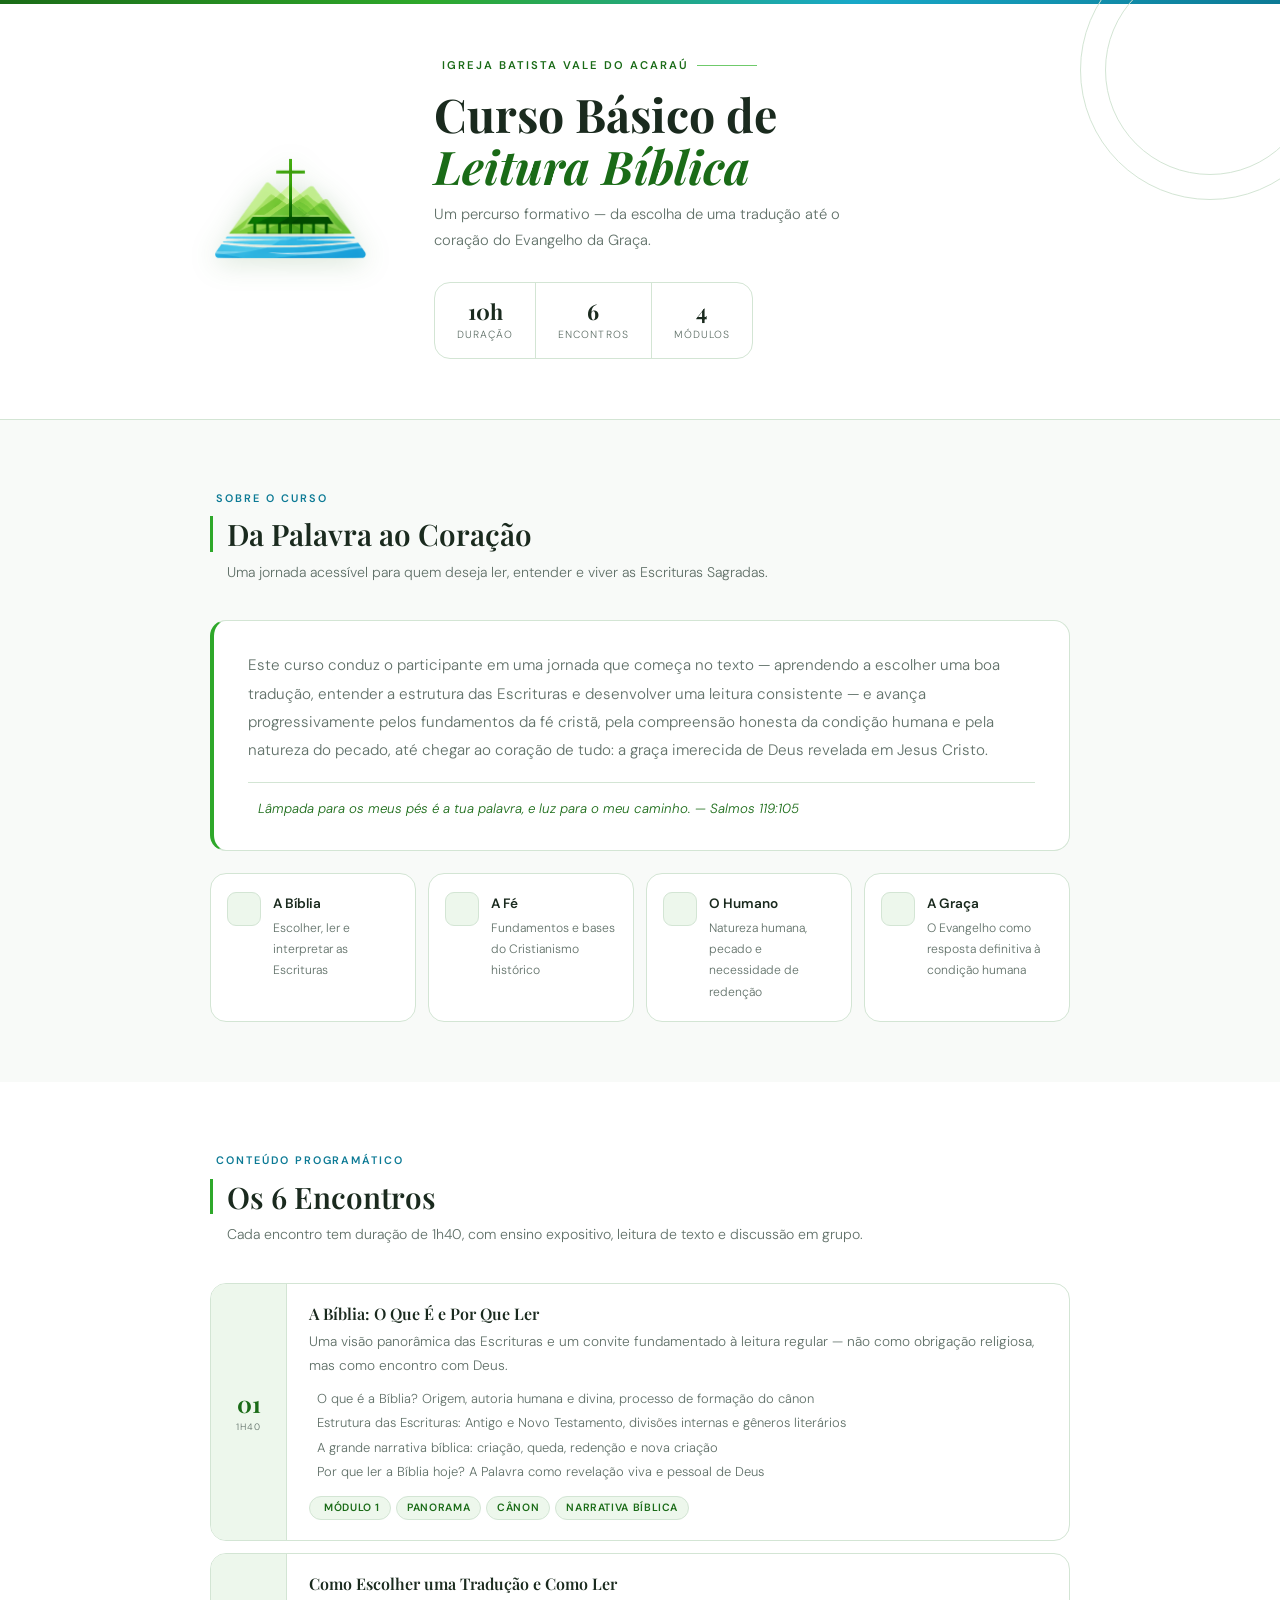
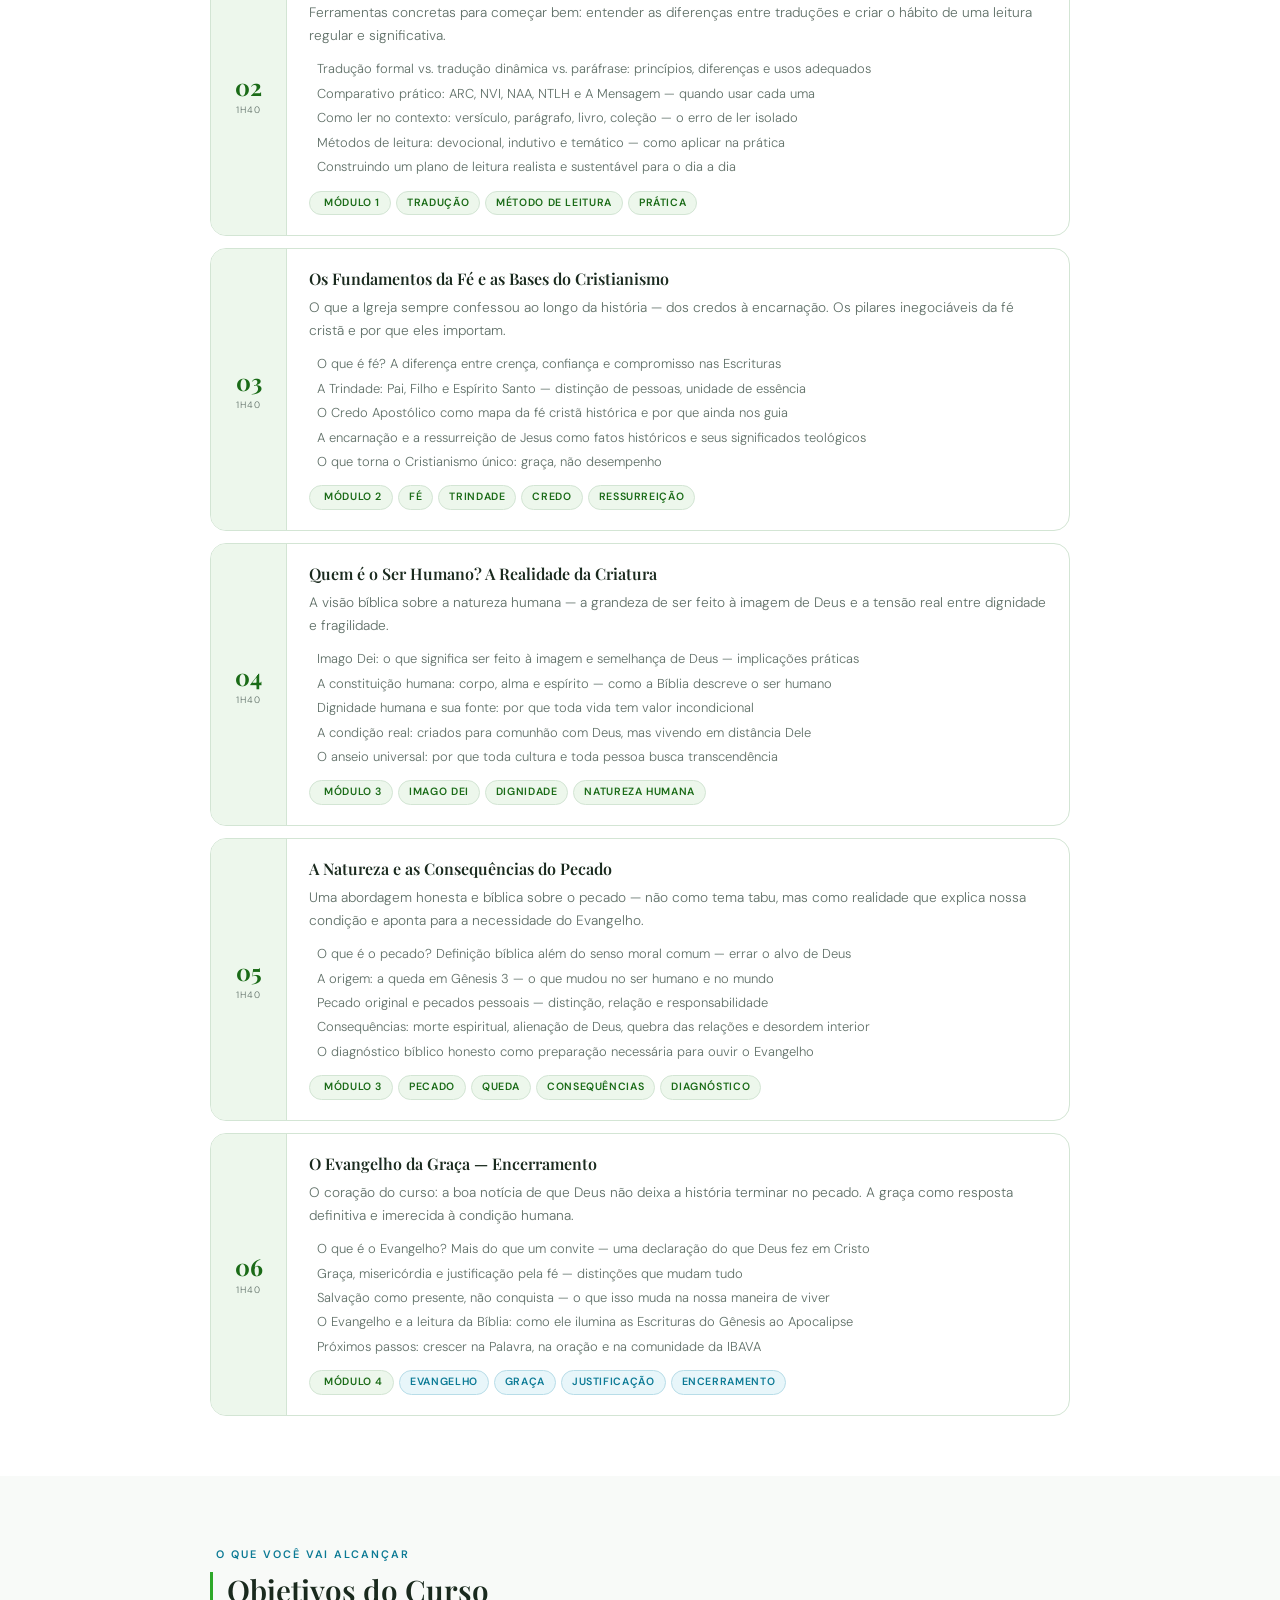
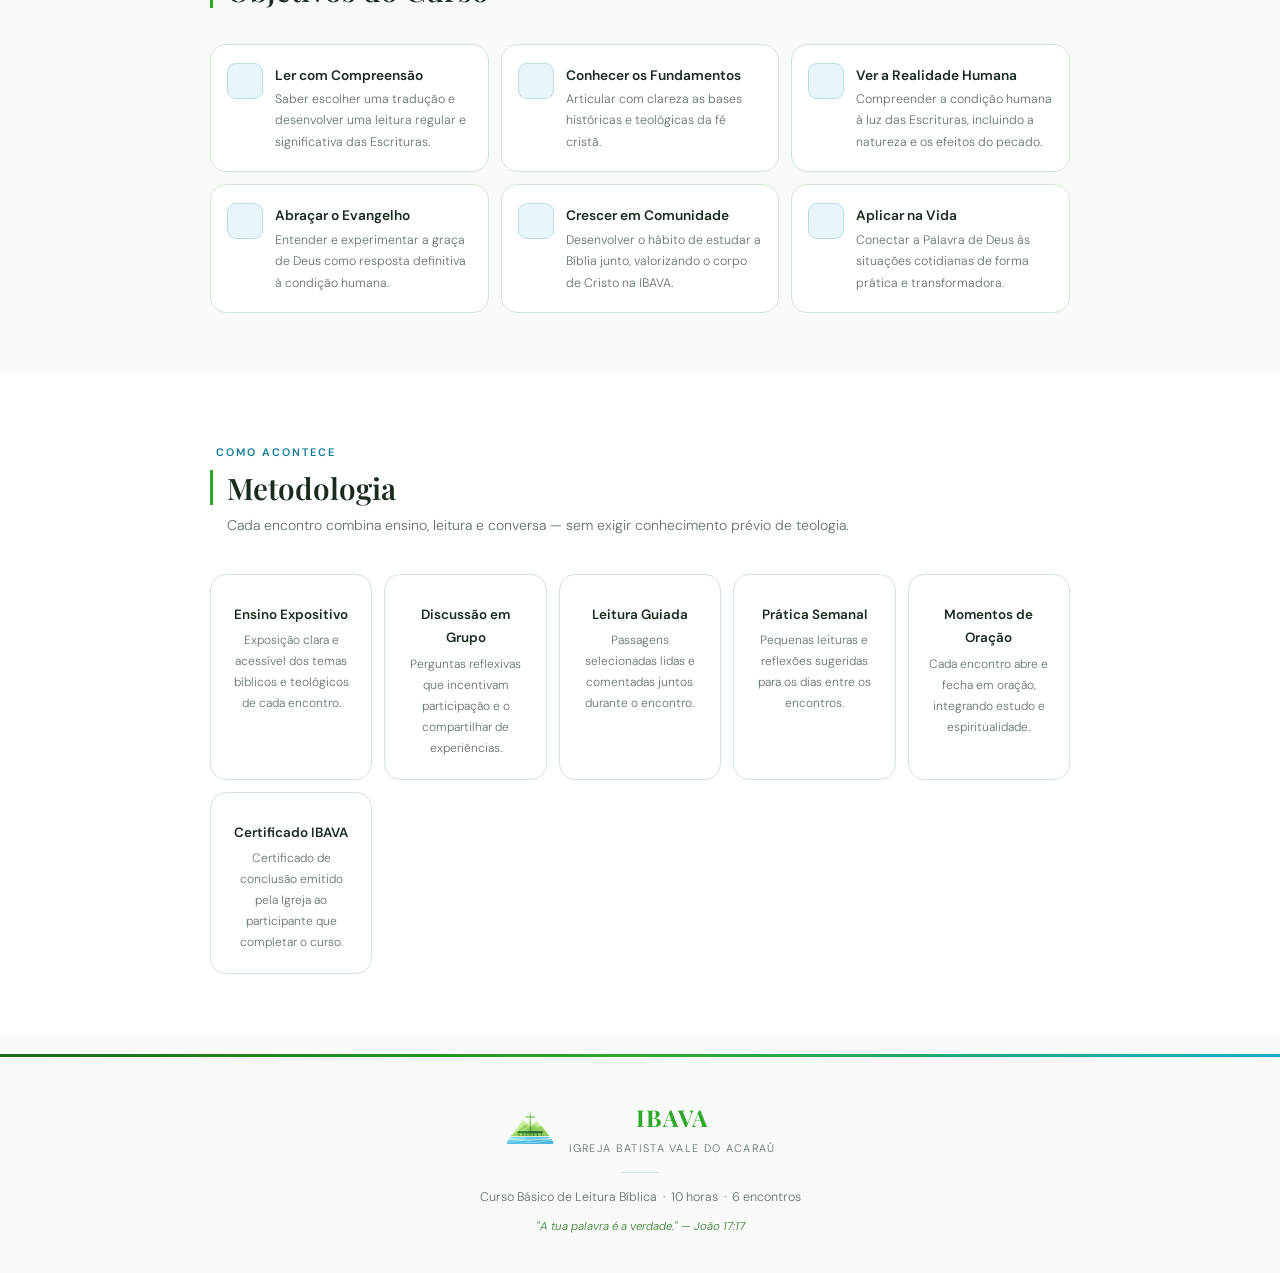
<file: projetos/Ibava-Curso/ibava-curso-biblico.html>
<!DOCTYPE html>
<html lang="pt-BR">

<head>
  <meta charset="UTF-8">
  <meta name="viewport" content="width=device-width, initial-scale=1.0">
  <title>Curso Básico de Leitura Bíblica — IBAVA</title>
  <link rel="preconnect" href="https://fonts.googleapis.com">
  <link rel="preconnect" href="https://fonts.gstatic.com" crossorigin>
  <link
    href="https://fonts.googleapis.com/css2?family=Playfair+Display:ital,wght@0,400;0,600;0,700;1,400;1,600&family=DM+Sans:wght@300;400;500;600&display=swap"
    rel="stylesheet">
  <link rel="stylesheet" href="https://cdn-uicons.flaticon.com/2.6.0/uicons-solid-rounded/css/uicons-solid-rounded.css">
  <link rel="stylesheet"
    href="https://cdn-uicons.flaticon.com/2.6.0/uicons-regular-rounded/css/uicons-regular-rounded.css">

  <style>
    :root {
      --green: #2EA82A;
      --green-dk: #1A6B17;
      --green-lt: #6FCA6B;
      --green-pale: #EDF7EC;
      --blue: #18A8C8;
      --blue-dk: #0C7A95;
      --blue-pale: #E8F6FA;
      --ink: #1A2A1E;
      --muted: #607068;
      --border: #D3E5D4;
      --bg: #F8FAF8;
      --white: #FFFFFF;
      --r: 16px;
      --r-lg: 24px;
    }

    *,
    *::before,
    *::after {
      box-sizing: border-box;
      margin: 0;
      padding: 0;
    }

    body {
      background: var(--bg);
      color: var(--ink);
      font-family: 'DM Sans', sans-serif;
      font-weight: 300;
      line-height: 1.75;
    }

    /* ─── HERO ────────────────────────────────────────────────── */
    .hero {
      background: var(--white);
      border-bottom: 1px solid var(--border);
      padding: 56px 24px 60px;
      position: relative;
      overflow: hidden;
    }

    .hero::before {
      content: '';
      position: absolute;
      top: 0;
      left: 0;
      right: 0;
      height: 4px;
      background: linear-gradient(90deg, var(--green-dk), var(--green), var(--blue), var(--blue-dk));
    }

    .hero-deco {
      position: absolute;
      right: -60px;
      top: -60px;
      width: 260px;
      height: 260px;
      border: 1px solid var(--border);
      border-radius: 50%;
      pointer-events: none;
    }

    .hero-deco::after {
      content: '';
      position: absolute;
      inset: 24px;
      border: 1px solid var(--border);
      border-radius: 50%;
    }

    .hero-inner {
      max-width: 860px;
      margin: 0 auto;
      display: grid;
      grid-template-columns: 180px 1fr;
      gap: 44px;
      align-items: center;
      position: relative;
    }

    .hero-logo {
      width: 160px;
      filter: drop-shadow(0 4px 14px rgba(30, 107, 23, .2));
    }

    .hero-eyebrow {
      display: flex;
      align-items: center;
      gap: 8px;
      font-size: .7rem;
      font-weight: 600;
      letter-spacing: .18em;
      text-transform: uppercase;
      color: var(--green-dk);
      margin-bottom: 12px;
    }

    .hero-eyebrow::after {
      content: '';
      width: 60px;
      height: 1px;
      background: var(--green-lt);
    }

    .hero-eyebrow i {
      font-size: .8rem;
    }

    .hero h1 {
      font-family: 'Playfair Display', serif;
      font-size: clamp(1.8rem, 4vw, 2.9rem);
      font-weight: 700;
      color: var(--ink);
      line-height: 1.13;
      margin-bottom: 10px;
    }

    .hero h1 em {
      font-style: italic;
      color: var(--green-dk);
    }

    .hero-desc {
      font-size: .92rem;
      color: var(--muted);
      margin-bottom: 28px;
      max-width: 460px;
    }

    .hero-stats {
      display: inline-flex;
      border: 1px solid var(--border);
      border-radius: var(--r);
      overflow: hidden;
    }

    .stat {
      padding: 14px 22px;
      border-right: 1px solid var(--border);
      text-align: center;
      min-width: 96px;
    }

    .stat:last-child {
      border-right: none;
    }

    .stat i {
      font-size: 1rem;
      color: var(--green);
      display: block;
      margin-bottom: 4px;
    }

    .stat-num {
      font-family: 'Playfair Display', serif;
      font-size: 1.35rem;
      font-weight: 700;
      color: var(--ink);
      line-height: 1;
    }

    .stat-label {
      font-size: .65rem;
      color: var(--muted);
      text-transform: uppercase;
      letter-spacing: .1em;
      margin-top: 3px;
    }

    /* ─── LAYOUT ─────────────────────────────────────────────── */
    .container {
      max-width: 900px;
      margin: 0 auto;
      padding: 0 20px;
    }

    section {
      padding: 60px 0;
    }

    section.alt {
      background: var(--white);
    }

    /* ─── SECTION HEAD ───────────────────────────────────────── */
    .section-head {
      margin-bottom: 36px;
    }

    .section-label {
      display: inline-flex;
      align-items: center;
      gap: 6px;
      font-size: .68rem;
      font-weight: 600;
      letter-spacing: .18em;
      text-transform: uppercase;
      color: var(--blue-dk);
      margin-bottom: 8px;
    }

    .section-label i {
      font-size: .8rem;
      color: var(--blue);
    }

    .section-head h2 {
      font-family: 'Playfair Display', serif;
      font-size: clamp(1.4rem, 2.5vw, 1.85rem);
      font-weight: 600;
      color: var(--ink);
      line-height: 1.2;
      border-left: 3px solid var(--green);
      padding-left: 14px;
    }

    .section-head p {
      color: var(--muted);
      margin-top: 8px;
      padding-left: 17px;
      font-size: .88rem;
    }

    /* ─── DESC BOX ───────────────────────────────────────────── */
    .desc-box {
      background: var(--white);
      border: 1px solid var(--border);
      border-left: 4px solid var(--green);
      border-radius: var(--r);
      padding: 30px 34px;
    }

    .desc-box p {
      font-size: .95rem;
      color: var(--muted);
      line-height: 1.85;
    }

    .verse {
      margin-top: 18px;
      padding-top: 14px;
      border-top: 1px solid var(--border);
      display: flex;
      align-items: flex-start;
      gap: 10px;
      font-size: .83rem;
      color: var(--green-dk);
      font-style: italic;
    }

    .verse i {
      flex-shrink: 0;
      margin-top: 2px;
      color: var(--green);
    }

    /* ─── OVERVIEW ───────────────────────────────────────────── */
    .overview-grid {
      display: grid;
      grid-template-columns: repeat(auto-fit, minmax(190px, 1fr));
      gap: 12px;
      margin-top: 22px;
    }

    .ov-card {
      background: var(--white);
      border: 1px solid var(--border);
      border-radius: var(--r);
      padding: 18px 16px;
      display: flex;
      gap: 12px;
      align-items: flex-start;
    }

    .ov-icon {
      width: 34px;
      height: 34px;
      border-radius: 9px;
      background: var(--green-pale);
      border: 1px solid var(--border);
      display: flex;
      align-items: center;
      justify-content: center;
      flex-shrink: 0;
    }

    .ov-icon i {
      color: var(--green-dk);
      font-size: .88rem;
    }

    .ov-card h3 {
      font-size: .85rem;
      font-weight: 600;
      color: var(--ink);
      margin-bottom: 2px;
    }

    .ov-card p {
      font-size: .76rem;
      color: var(--muted);
    }

    /* ─── SESSIONS ───────────────────────────────────────────── */
    .sessions {
      display: flex;
      flex-direction: column;
      gap: 12px;
    }

    .session-card {
      background: var(--white);
      border: 1px solid var(--border);
      border-radius: var(--r);
      overflow: hidden;
      display: grid;
      grid-template-columns: 76px 1fr;
      transition: box-shadow .2s, border-color .2s;
    }

    .session-card:hover {
      box-shadow: 0 6px 22px rgba(30, 107, 23, .09);
      border-color: var(--green-lt);
    }

    .session-num {
      background: var(--green-pale);
      border-right: 1px solid var(--border);
      display: flex;
      flex-direction: column;
      align-items: center;
      justify-content: center;
      gap: 4px;
      padding: 16px 8px;
    }

    .session-num i {
      font-size: .95rem;
      color: var(--green-dk);
    }

    .session-num span {
      font-family: 'Playfair Display', serif;
      font-size: 1.45rem;
      font-weight: 700;
      color: var(--green-dk);
      line-height: 1;
    }

    .session-num small {
      font-size: .58rem;
      text-transform: uppercase;
      letter-spacing: .1em;
      color: var(--muted);
    }

    .session-body {
      padding: 20px 22px;
    }

    .session-body h3 {
      font-family: 'Playfair Display', serif;
      font-size: 1rem;
      font-weight: 600;
      color: var(--ink);
      margin-bottom: 6px;
      line-height: 1.3;
    }

    .session-body>p {
      font-size: .855rem;
      color: var(--muted);
      margin-bottom: 12px;
      line-height: 1.7;
    }

    .topics {
      list-style: none;
      display: flex;
      flex-direction: column;
      gap: 5px;
      margin-bottom: 14px;
    }

    .topics li {
      display: flex;
      align-items: flex-start;
      gap: 8px;
      font-size: .81rem;
      color: var(--muted);
      line-height: 1.5;
    }

    .topics li i {
      color: var(--green);
      font-size: .65rem;
      margin-top: 5px;
      flex-shrink: 0;
    }

    .session-tags {
      display: flex;
      flex-wrap: wrap;
      gap: 5px;
    }

    .tag {
      background: var(--green-pale);
      border: 1px solid var(--border);
      border-radius: 100px;
      padding: 2px 10px;
      font-size: .66rem;
      color: var(--green-dk);
      font-weight: 600;
      letter-spacing: .06em;
      text-transform: uppercase;
      display: inline-flex;
      align-items: center;
      gap: 4px;
    }

    .tag.blue {
      background: var(--blue-pale);
      border-color: #B8DDE8;
      color: var(--blue-dk);
    }

    .tag i {
      font-size: .62rem;
    }

    /* ─── OBJECTIVES ─────────────────────────────────────────── */
    .obj-grid {
      display: grid;
      grid-template-columns: repeat(auto-fit, minmax(255px, 1fr));
      gap: 12px;
    }

    .obj-card {
      background: var(--white);
      border: 1px solid var(--border);
      border-radius: var(--r);
      padding: 18px 16px;
      display: flex;
      gap: 12px;
      align-items: flex-start;
    }

    .obj-icon {
      width: 36px;
      height: 36px;
      border-radius: 9px;
      background: var(--blue-pale);
      border: 1px solid #B8DDE8;
      display: flex;
      align-items: center;
      justify-content: center;
      flex-shrink: 0;
    }

    .obj-icon i {
      color: var(--blue-dk);
      font-size: .9rem;
    }

    .obj-card h4 {
      font-size: .86rem;
      font-weight: 600;
      color: var(--ink);
      margin-bottom: 2px;
    }

    .obj-card p {
      font-size: .77rem;
      color: var(--muted);
    }

    /* ─── METHODOLOGY ────────────────────────────────────────── */
    .method-grid {
      display: grid;
      grid-template-columns: repeat(auto-fit, minmax(160px, 1fr));
      gap: 12px;
    }

    .method-card {
      background: var(--white);
      border: 1px solid var(--border);
      border-radius: var(--r);
      padding: 20px 16px;
      text-align: center;
    }

    .method-card i {
      font-size: 1.3rem;
      color: var(--blue);
      display: block;
      margin-bottom: 8px;
    }

    .method-card h4 {
      font-size: .84rem;
      font-weight: 600;
      color: var(--ink);
      margin-bottom: 4px;
    }

    .method-card p {
      font-size: .75rem;
      color: var(--muted);
    }

    /* ─── FOOTER ─────────────────────────────────────────────── */
    footer {
      background: transparent;
      color: var(--muted);
      padding: 44px 24px 36px;
      text-align: center;
      margin-top: 20px;
      position: relative;
    }

    footer::before {
      content: '';
      position: absolute;
      top: 0;
      left: 0;
      right: 0;
      height: 3px;
      background: linear-gradient(90deg, var(--green-dk), var(--green), var(--blue));
    }

    .footer-inner {
      display: flex;
      align-items: center;
      justify-content: center;
      gap: 14px;
      margin-bottom: 14px;
    }

    footer img.footer-logo {
      width: 50px;
      opacity: .8;
    }

    footer .brand {
      font-family: 'Playfair Display', serif;
      font-size: 1.45rem;
      font-weight: 700;
      color: var(--ink);
      letter-spacing: .05em;
    }

    footer .brand span {
      color: var(--green);
    }

    footer .brand small {
      display: block;
      font-size: .68rem;
      letter-spacing: .12em;
      text-transform: uppercase;
      color: var(--muted);
      font-family: 'DM Sans', sans-serif;
      font-weight: 300;
    }

    .footer-divider {
      width: 36px;
      height: 1px;
      background: var(--border);
      margin: 14px auto;
    }

    footer p {
      font-size: .78rem;
    }

    footer .verse-footer {
      margin-top: 8px;
      font-size: .72rem;
      color: var(--green-dk);
      font-style: italic;
      opacity: .85;
    }

    @media (max-width: 580px) {
      .hero-inner {
        grid-template-columns: 1fr;
        text-align: center;
        gap: 20px;
      }

      .hero-logo {
        margin: 0 auto;
        width: 130px;
      }

      .hero-eyebrow {
        justify-content: center;
      }

      .hero-eyebrow::after {
        display: none;
      }

      .hero-stats {
        width: 100%;
      }

      .stat {
        flex: 1;
        min-width: 0;
        padding: 12px 8px;
      }

      .session-card {
        grid-template-columns: 58px 1fr;
      }

      .desc-box {
        padding: 20px 18px;
      }
    }
  </style>
</head>

<body>

  <!-- ═══ HERO ══════════════════════════════════════════════════ -->
  <header class="hero">
    <div class="hero-deco"></div>
    <div class="hero-inner">
      <img src="IbavaNovo.png" alt="Logo IBAVA" class="hero-logo">
      <div class="hero-text">
        <div class="hero-eyebrow">
          <i class="fi fi-sr-book-open-cover"></i>
          Igreja Batista Vale do Acaraú
        </div>
        <h1>Curso Básico de<br><em>Leitura Bíblica</em></h1>
        <p class="hero-desc">Um percurso formativo — da escolha de uma tradução até o coração do Evangelho da Graça.</p>
        <div class="hero-stats">
          <div class="stat">
            <i class="fi fi-sr-clock"></i>
            <div class="stat-num">10h</div>
            <div class="stat-label">Duração</div>
          </div>
          <div class="stat">
            <i class="fi fi-sr-calendar-days"></i>
            <div class="stat-num">6</div>
            <div class="stat-label">Encontros</div>
          </div>
          <div class="stat">
            <i class="fi fi-sr-layers"></i>
            <div class="stat-num">4</div>
            <div class="stat-label">Módulos</div>
          </div>
        </div>
      </div>
    </div>
  </header>

  <!-- ═══ APRESENTAÇÃO ══════════════════════════════════════════ -->
  <section>
    <div class="container">
      <div class="section-head">
        <div class="section-label"><i class="fi fi-rr-info"></i> Sobre o Curso</div>
        <h2>Da Palavra ao Coração</h2>
        <p>Uma jornada acessível para quem deseja ler, entender e viver as Escrituras Sagradas.</p>
      </div>

      <div class="desc-box">
        <p>Este curso conduz o participante em uma jornada que começa no texto — aprendendo a escolher uma boa tradução,
          entender a estrutura das Escrituras e desenvolver uma leitura consistente — e avança progressivamente pelos
          fundamentos da fé cristã, pela compreensão honesta da condição humana e pela natureza do pecado, até chegar ao
          coração de tudo: a graça imerecida de Deus revelada em Jesus Cristo.</p>
        <div class="verse">
          <i class="fi fi-sr-quote-right"></i>
          <span>Lâmpada para os meus pés é a tua palavra, e luz para o meu caminho. — Salmos 119:105</span>
        </div>
      </div>

      <div class="overview-grid">
        <div class="ov-card">
          <div class="ov-icon"><i class="fi fi-sr-bible"></i></div>
          <div>
            <h3>A Bíblia</h3>
            <p>Escolher, ler e interpretar as Escrituras</p>
          </div>
        </div>
        <div class="ov-card">
          <div class="ov-icon"><i class="fi fi-sr-cross-religion"></i></div>
          <div>
            <h3>A Fé</h3>
            <p>Fundamentos e bases do Cristianismo histórico</p>
          </div>
        </div>
        <div class="ov-card">
          <div class="ov-icon"><i class="fi fi-sr-user"></i></div>
          <div>
            <h3>O Humano</h3>
            <p>Natureza humana, pecado e necessidade de redenção</p>
          </div>
        </div>
        <div class="ov-card">
          <div class="ov-icon"><i class="fi fi-sr-heart"></i></div>
          <div>
            <h3>A Graça</h3>
            <p>O Evangelho como resposta definitiva à condição humana</p>
          </div>
        </div>
      </div>
    </div>
  </section>

  <!-- ═══ ENCONTROS ══════════════════════════════════════════════ -->
  <section class="alt">
    <div class="container">
      <div class="section-head">
        <div class="section-label"><i class="fi fi-rr-list"></i> Conteúdo Programático</div>
        <h2>Os 6 Encontros</h2>
        <p>Cada encontro tem duração de 1h40, com ensino expositivo, leitura de texto e discussão em grupo.</p>
      </div>

      <div class="sessions">

        <div class="session-card">
          <div class="session-num">
            <i class="fi fi-sr-book-open-cover"></i>
            <span>01</span>
            <small>1h40</small>
          </div>
          <div class="session-body">
            <h3>A Bíblia: O Que É e Por Que Ler</h3>
            <p>Uma visão panorâmica das Escrituras e um convite fundamentado à leitura regular — não como obrigação
              religiosa, mas como encontro com Deus.</p>
            <ul class="topics">
              <li><i class="fi fi-sr-angle-right"></i>O que é a Bíblia? Origem, autoria humana e divina, processo de
                formação do cânon</li>
              <li><i class="fi fi-sr-angle-right"></i>Estrutura das Escrituras: Antigo e Novo Testamento, divisões
                internas e gêneros literários</li>
              <li><i class="fi fi-sr-angle-right"></i>A grande narrativa bíblica: criação, queda, redenção e nova
                criação</li>
              <li><i class="fi fi-sr-angle-right"></i>Por que ler a Bíblia hoje? A Palavra como revelação viva e pessoal
                de Deus</li>
            </ul>
            <div class="session-tags">
              <span class="tag"><i class="fi fi-sr-layers"></i> Módulo 1</span>
              <span class="tag">Panorama</span>
              <span class="tag">Cânon</span>
              <span class="tag">Narrativa bíblica</span>
            </div>
          </div>
        </div>

        <div class="session-card">
          <div class="session-num">
            <i class="fi fi-sr-language"></i>
            <span>02</span>
            <small>1h40</small>
          </div>
          <div class="session-body">
            <h3>Como Escolher uma Tradução e Como Ler</h3>
            <p>Ferramentas concretas para começar bem: entender as diferenças entre traduções e criar o hábito de uma
              leitura regular e significativa.</p>
            <ul class="topics">
              <li><i class="fi fi-sr-angle-right"></i>Tradução formal vs. tradução dinâmica vs. paráfrase: princípios,
                diferenças e usos adequados</li>
              <li><i class="fi fi-sr-angle-right"></i>Comparativo prático: ARC, NVI, NAA, NTLH e A Mensagem — quando
                usar cada uma</li>
              <li><i class="fi fi-sr-angle-right"></i>Como ler no contexto: versículo, parágrafo, livro, coleção — o
                erro de ler isolado</li>
              <li><i class="fi fi-sr-angle-right"></i>Métodos de leitura: devocional, indutivo e temático — como aplicar
                na prática</li>
              <li><i class="fi fi-sr-angle-right"></i>Construindo um plano de leitura realista e sustentável para o dia
                a dia</li>
            </ul>
            <div class="session-tags">
              <span class="tag"><i class="fi fi-sr-layers"></i> Módulo 1</span>
              <span class="tag">Tradução</span>
              <span class="tag">Método de leitura</span>
              <span class="tag">Prática</span>
            </div>
          </div>
        </div>

        <div class="session-card">
          <div class="session-num">
            <i class="fi fi-sr-star"></i>
            <span>03</span>
            <small>1h40</small>
          </div>
          <div class="session-body">
            <h3>Os Fundamentos da Fé e as Bases do Cristianismo</h3>
            <p>O que a Igreja sempre confessou ao longo da história — dos credos à encarnação. Os pilares inegociáveis
              da fé cristã e por que eles importam.</p>
            <ul class="topics">
              <li><i class="fi fi-sr-angle-right"></i>O que é fé? A diferença entre crença, confiança e compromisso nas
                Escrituras</li>
              <li><i class="fi fi-sr-angle-right"></i>A Trindade: Pai, Filho e Espírito Santo — distinção de pessoas,
                unidade de essência</li>
              <li><i class="fi fi-sr-angle-right"></i>O Credo Apostólico como mapa da fé cristã histórica e por que
                ainda nos guia</li>
              <li><i class="fi fi-sr-angle-right"></i>A encarnação e a ressurreição de Jesus como fatos históricos e
                seus significados teológicos</li>
              <li><i class="fi fi-sr-angle-right"></i>O que torna o Cristianismo único: graça, não desempenho</li>
            </ul>
            <div class="session-tags">
              <span class="tag"><i class="fi fi-sr-layers"></i> Módulo 2</span>
              <span class="tag">Fé</span>
              <span class="tag">Trindade</span>
              <span class="tag">Credo</span>
              <span class="tag">Ressurreição</span>
            </div>
          </div>
        </div>

        <div class="session-card">
          <div class="session-num">
            <i class="fi fi-sr-user"></i>
            <span>04</span>
            <small>1h40</small>
          </div>
          <div class="session-body">
            <h3>Quem é o Ser Humano? A Realidade da Criatura</h3>
            <p>A visão bíblica sobre a natureza humana — a grandeza de ser feito à imagem de Deus e a tensão real entre
              dignidade e fragilidade.</p>
            <ul class="topics">
              <li><i class="fi fi-sr-angle-right"></i>Imago Dei: o que significa ser feito à imagem e semelhança de Deus
                — implicações práticas</li>
              <li><i class="fi fi-sr-angle-right"></i>A constituição humana: corpo, alma e espírito — como a Bíblia
                descreve o ser humano</li>
              <li><i class="fi fi-sr-angle-right"></i>Dignidade humana e sua fonte: por que toda vida tem valor
                incondicional</li>
              <li><i class="fi fi-sr-angle-right"></i>A condição real: criados para comunhão com Deus, mas vivendo em
                distância Dele</li>
              <li><i class="fi fi-sr-angle-right"></i>O anseio universal: por que toda cultura e toda pessoa busca
                transcendência</li>
            </ul>
            <div class="session-tags">
              <span class="tag"><i class="fi fi-sr-layers"></i> Módulo 3</span>
              <span class="tag">Imago Dei</span>
              <span class="tag">Dignidade</span>
              <span class="tag">Natureza humana</span>
            </div>
          </div>
        </div>

        <div class="session-card">
          <div class="session-num">
            <i class="fi fi-sr-heart-crack"></i>
            <span>05</span>
            <small>1h40</small>
          </div>
          <div class="session-body">
            <h3>A Natureza e as Consequências do Pecado</h3>
            <p>Uma abordagem honesta e bíblica sobre o pecado — não como tema tabu, mas como realidade que explica nossa
              condição e aponta para a necessidade do Evangelho.</p>
            <ul class="topics">
              <li><i class="fi fi-sr-angle-right"></i>O que é o pecado? Definição bíblica além do senso moral comum —
                errar o alvo de Deus</li>
              <li><i class="fi fi-sr-angle-right"></i>A origem: a queda em Gênesis 3 — o que mudou no ser humano e no
                mundo</li>
              <li><i class="fi fi-sr-angle-right"></i>Pecado original e pecados pessoais — distinção, relação e
                responsabilidade</li>
              <li><i class="fi fi-sr-angle-right"></i>Consequências: morte espiritual, alienação de Deus, quebra das
                relações e desordem interior</li>
              <li><i class="fi fi-sr-angle-right"></i>O diagnóstico bíblico honesto como preparação necessária para
                ouvir o Evangelho</li>
            </ul>
            <div class="session-tags">
              <span class="tag"><i class="fi fi-sr-layers"></i> Módulo 3</span>
              <span class="tag">Pecado</span>
              <span class="tag">Queda</span>
              <span class="tag">Consequências</span>
              <span class="tag">Diagnóstico</span>
            </div>
          </div>
        </div>

        <div class="session-card">
          <div class="session-num">
            <i class="fi fi-sr-gift"></i>
            <span>06</span>
            <small>1h40</small>
          </div>
          <div class="session-body">
            <h3>O Evangelho da Graça — Encerramento</h3>
            <p>O coração do curso: a boa notícia de que Deus não deixa a história terminar no pecado. A graça como
              resposta definitiva e imerecida à condição humana.</p>
            <ul class="topics">
              <li><i class="fi fi-sr-angle-right"></i>O que é o Evangelho? Mais do que um convite — uma declaração do
                que Deus fez em Cristo</li>
              <li><i class="fi fi-sr-angle-right"></i>Graça, misericórdia e justificação pela fé — distinções que mudam
                tudo</li>
              <li><i class="fi fi-sr-angle-right"></i>Salvação como presente, não conquista — o que isso muda na nossa
                maneira de viver</li>
              <li><i class="fi fi-sr-angle-right"></i>O Evangelho e a leitura da Bíblia: como ele ilumina as Escrituras
                do Gênesis ao Apocalipse</li>
              <li><i class="fi fi-sr-angle-right"></i>Próximos passos: crescer na Palavra, na oração e na comunidade da
                IBAVA</li>
            </ul>
            <div class="session-tags">
              <span class="tag"><i class="fi fi-sr-layers"></i> Módulo 4</span>
              <span class="tag blue">Evangelho</span>
              <span class="tag blue">Graça</span>
              <span class="tag blue">Justificação</span>
              <span class="tag blue">Encerramento</span>
            </div>
          </div>
        </div>

      </div>
    </div>
  </section>

  <!-- ═══ OBJETIVOS ══════════════════════════════════════════════ -->
  <section>
    <div class="container">
      <div class="section-head">
        <div class="section-label"><i class="fi fi-rr-target"></i> O que você vai alcançar</div>
        <h2>Objetivos do Curso</h2>
      </div>
      <div class="obj-grid">
        <div class="obj-card">
          <div class="obj-icon"><i class="fi fi-sr-search"></i></div>
          <div>
            <h4>Ler com Compreensão</h4>
            <p>Saber escolher uma tradução e desenvolver uma leitura regular e significativa das Escrituras.</p>
          </div>
        </div>
        <div class="obj-card">
          <div class="obj-icon"><i class="fi fi-sr-layers"></i></div>
          <div>
            <h4>Conhecer os Fundamentos</h4>
            <p>Articular com clareza as bases históricas e teológicas da fé cristã.</p>
          </div>
        </div>
        <div class="obj-card">
          <div class="obj-icon"><i class="fi fi-sr-eye"></i></div>
          <div>
            <h4>Ver a Realidade Humana</h4>
            <p>Compreender a condição humana à luz das Escrituras, incluindo a natureza e os efeitos do pecado.</p>
          </div>
        </div>
        <div class="obj-card">
          <div class="obj-icon"><i class="fi fi-sr-heart"></i></div>
          <div>
            <h4>Abraçar o Evangelho</h4>
            <p>Entender e experimentar a graça de Deus como resposta definitiva à condição humana.</p>
          </div>
        </div>
        <div class="obj-card">
          <div class="obj-icon"><i class="fi fi-sr-users"></i></div>
          <div>
            <h4>Crescer em Comunidade</h4>
            <p>Desenvolver o hábito de estudar a Bíblia junto, valorizando o corpo de Cristo na IBAVA.</p>
          </div>
        </div>
        <div class="obj-card">
          <div class="obj-icon"><i class="fi fi-sr-bulb"></i></div>
          <div>
            <h4>Aplicar na Vida</h4>
            <p>Conectar a Palavra de Deus às situações cotidianas de forma prática e transformadora.</p>
          </div>
        </div>
      </div>
    </div>
  </section>

  <!-- ═══ METODOLOGIA ════════════════════════════════════════════ -->
  <section class="alt">
    <div class="container">
      <div class="section-head">
        <div class="section-label"><i class="fi fi-rr-settings"></i> Como acontece</div>
        <h2>Metodologia</h2>
        <p>Cada encontro combina ensino, leitura e conversa — sem exigir conhecimento prévio de teologia.</p>
      </div>
      <div class="method-grid">
        <div class="method-card">
          <i class="fi fi-sr-chalkboard-user"></i>
          <h4>Ensino Expositivo</h4>
          <p>Exposição clara e acessível dos temas bíblicos e teológicos de cada encontro.</p>
        </div>
        <div class="method-card">
          <i class="fi fi-sr-comments"></i>
          <h4>Discussão em Grupo</h4>
          <p>Perguntas reflexivas que incentivam participação e o compartilhar de experiências.</p>
        </div>
        <div class="method-card">
          <i class="fi fi-sr-book-bookmark"></i>
          <h4>Leitura Guiada</h4>
          <p>Passagens selecionadas lidas e comentadas juntos durante o encontro.</p>
        </div>
        <div class="method-card">
          <i class="fi fi-sr-home"></i>
          <h4>Prática Semanal</h4>
          <p>Pequenas leituras e reflexões sugeridas para os dias entre os encontros.</p>
        </div>
        <div class="method-card">
          <i class="fi fi-sr-person-praying"></i>
          <h4>Momentos de Oração</h4>
          <p>Cada encontro abre e fecha em oração, integrando estudo e espiritualidade.</p>
        </div>
        <div class="method-card">
          <i class="fi fi-sr-diploma"></i>
          <h4>Certificado IBAVA</h4>
          <p>Certificado de conclusão emitido pela Igreja ao participante que completar o curso.</p>
        </div>
      </div>
    </div>
  </section>

  <!-- ═══ FOOTER ════════════════════════════════════════════════ -->
  <footer>
    <div class="footer-inner">
      <img src="IbavaNovo.png" alt="Logo IBAVA" class="footer-logo">
      <div class="brand">
        <span>IBAVA</span>
        <small>Igreja Batista Vale do Acaraú</small>
      </div>
    </div>
    <div class="footer-divider"></div>
    <p>Curso Básico de Leitura Bíblica &nbsp;·&nbsp; 10 horas &nbsp;·&nbsp; 6 encontros</p>
    <p class="verse-footer">"A tua palavra é a verdade." — João 17:17</p>
  </footer>

</body>

</html>
</file>
<file: projetos/curriculo/style.css>
:root {
  --green:   #00e5a0;
  --blue:    #0ab4ff;
  --bg:      #030e12;
  --sidebar: rgba(4, 18, 22, 0.90);
  --glass:   rgba(5, 20, 26, 0.72);
  --border:  rgba(0, 229, 160, 0.14);
  --border2: rgba(10, 180, 255, 0.11);
  --text:    #dff0ea;
  --muted:   rgba(180, 228, 210, 0.42);
  --mono:    'JetBrains Mono', 'Courier New', monospace;
}

/* ═══ MODO CLARO ═══ */
@media (prefers-color-scheme: light) {
  :root {
    --green:   #008b4f;
    --blue:    #0066aa;
    --bg:      #f0f4f8;
    --sidebar: #f5f7fa;
    --glass:   #f0f3f7;
    --border:  rgba(0, 139, 79, 0.25);
    --border2: rgba(0, 102, 170, 0.20);
    --text:    #000000;
    --muted:   rgba(30, 60, 50, 0.70);
  }

  body { background-color: #f0f4f8; color: #000000; }
  .sidebar { box-shadow: 2px 0 8px rgba(0,0,0,0.08); }
  .tl-card {
    background: rgba(240, 243, 247, 0.5);
    backdrop-filter: blur(12px) saturate(1.8);
    -webkit-backdrop-filter: blur(12px) saturate(1.8);
    border-color: rgba(0, 139, 79, 0.25);
  }
  .tl-card:hover { border-color: rgba(0,139,79,.4); box-shadow: 0 6px 28px rgba(0,139,79,.1); }
}

/* ═══ MODO ESCURO ═══ */
@media (prefers-color-scheme: dark) {
  :root {
    --bg:      #030e12;
    --text:    #dff0ea;
  }

  body { background-color: #030e12; color: #dff0ea; }
  .tl-card {
    background: rgba(5,18,22,.65);
    border-color: var(--border2);
  }
}

*, *::before, *::after { box-sizing: border-box; margin: 0; padding: 0; }
html { scroll-behavior: smooth; }
body {
  background: var(--bg);
  color: var(--text);
  font-family: var(--mono);
  min-height: 100vh;
  overflow-x: hidden;
  display: flex;
  transition: background-color 0.3s ease, color 0.3s ease;
}

/* ── CANVAS ── */
#xmb-canvas {
  position: fixed; inset: 0;
  width: 100%; height: 100%;
  z-index: 0; pointer-events: none;
}

/* ══════════════════════════════
   SIDEBAR
══════════════════════════════ */
.sidebar {
  position: fixed; left: 0; top: 0; bottom: 0;
  width: 220px;
  background: var(--sidebar);
  border-right: 1px solid var(--border);
  backdrop-filter: blur(28px) saturate(1.6);
  -webkit-backdrop-filter: blur(28px) saturate(1.6);
  z-index: 10;
  display: flex; flex-direction: column;
  align-items: center;
  padding: 36px 20px 28px;
  gap: 0;
  overflow-y: auto;
}

.avatar {
  width: 110px; height: 110px;
  border-radius: 50%;
  border: 2px solid var(--green);
  box-shadow: 0 0 0 4px rgba(0,229,160,.12), 0 0 30px rgba(0,229,160,.18);
  overflow: hidden;
  flex-shrink: 0;
}
.avatar img {
  width: 100%; height: 100%;
  object-fit: cover; object-position: center top;
}
.avatar-fallback {
  width: 100%; height: 100%;
  background: linear-gradient(135deg, var(--green), var(--blue));
  display: flex; align-items: center; justify-content: center;
  font-size: 32px; font-weight: 700; color: #030e12;
  letter-spacing: -1px;
}

.sb-name {
  font-size: 15px; font-weight: 600;
  color: var(--text); text-align: center;
  line-height: 1.3; margin-top: 18px;
  letter-spacing: -0.3px;
}
.sb-sub {
  font-size: 9px; font-weight: 400;
  color: var(--green); text-align: center;
  letter-spacing: 0.12em; text-transform: uppercase;
  margin-top: 6px; line-height: 1.5;
}

.sb-divider {
  width: 100%; height: 1px;
  background: linear-gradient(to right, transparent, var(--border), transparent);
  margin: 22px 0 18px;
}

.sb-section-title {
  font-size: 9px; font-weight: 600;
  letter-spacing: 0.22em; text-transform: uppercase;
  color: var(--green); align-self: flex-start;
  margin-bottom: 10px;
}

/* Contact links */
.sb-contact { display: flex; flex-direction: column; gap: 9px; width: 100%; }
.sb-link {
  display: flex; align-items: center; gap: 9px;
  font-size: 11px; font-weight: 400;
  color: var(--muted);
  text-decoration: none;
  transition: color .2s;
  word-break: break-all; line-height: 1.3;
}
.sb-link:hover { color: var(--green); }
.sb-link i { font-size: 13px; color: var(--green); flex-shrink: 0; }

/* Skills */
.sb-skills { display: flex; flex-wrap: wrap; gap: 7px; width: 100%; }
.skill-pill {
  font-size: 9.5px; font-weight: 500;
  padding: 4px 10px; border-radius: 20px;
  border: 1px solid var(--border);
  color: var(--muted);
  background: rgba(0,229,160,.05);
  cursor: default;
  transition: background .2s, border-color .2s;
}
.skill-pill:hover {
  background: rgba(0,229,160,.12);
  border-color: rgba(0,229,160,.35);
  color: var(--green);
}

/* ══════════════════════════════
   MAIN CONTENT
══════════════════════════════ */
.main {
  margin-left: 220px;
  flex: 1;
  position: relative; z-index: 1;
  padding: 52px 52px 100px 52px;
  display: flex; flex-direction: column; gap: 64px;
  max-width: calc(100% - 220px);
}

/* SECTION HEADING */
.sec-heading {
  font-size: clamp(22px, 3.5vw, 34px);
  font-weight: 600; letter-spacing: -0.5px; color: var(--text);
  margin-bottom: 6px;
}
.sec-rule {
  width: 48px; height: 2px;
  background: linear-gradient(to right, var(--green), var(--blue));
  border-radius: 2px; margin-bottom: 28px;
}
.sec-divider {
  width: 100%; height: 1px;
  background: linear-gradient(to right, var(--border), transparent);
  margin: 8px 0 28px;
}

/* SOBRE MIM */
.sobre-text {
  font-size: 13.5px; line-height: 1.85;
  color: var(--muted); font-weight: 300;
}
.sobre-text + .sobre-text { margin-top: 16px; }

/* TIMELINE */
.timeline { display: flex; flex-direction: column; gap: 0; position: relative; padding-left: 28px; }
.timeline::before {
  content: ''; position: absolute;
  left: 6px; top: 8px; bottom: 8px; width: 1px;
  background: linear-gradient(to bottom, var(--green), var(--blue) 60%, transparent);
  opacity: .3;
}
.tl-item { position: relative; padding-bottom: 28px; }
.tl-item:last-child { padding-bottom: 0; }

.tl-dot {
  position: absolute; left: -28px; top: 16px;
  width: 14px; height: 14px; border-radius: 50%;
  border: 2px solid var(--green); background: var(--bg);
  box-shadow: 0 0 8px rgba(0,229,160,.35);
  z-index: 1;
  transition: transform .2s, background .2s, box-shadow .2s;
}
.tl-item:hover .tl-dot {
  transform: scale(1.35); background: var(--green);
  box-shadow: 0 0 16px rgba(0,229,160,.7);
}

.tl-card {
  border: 1px solid var(--border2);
  border-radius: 12px;
  padding: 18px 22px;
  display: grid; grid-template-columns: 80px 1fr;
  gap: 18px; align-items: start;
  transition: border-color .22s, transform .22s, box-shadow .22s;
}
.tl-card:hover {
  transform: translateX(4px);
  box-shadow: 0 6px 28px rgba(0,180,120,.09);
}

.logo-ph {
  width: 72px; height: 52px;
  border-radius: 8px;
  border: 1px solid rgba(0,229,160,.18);
  background: rgba(0,229,160,.04);
  display: flex; align-items: center; justify-content: center;
  font-size: 7.5px; color: var(--green);
  text-align: center; line-height: 1.4;
  padding: 4px; white-space: pre-line; flex-shrink: 0;
}

.tl-content { display: flex; flex-direction: column; gap: 4px; }
.tl-role { font-size: 15px; font-weight: 600; color: var(--text); line-height: 1.2; letter-spacing: -.2px; }
.tl-company { font-size: 12px; font-weight: 500; color: var(--green); margin-top: 2px; }
.tl-period { font-size: 10.5px; color: var(--muted); margin-top: 2px; letter-spacing: .03em; }
.tl-period .dur { color: var(--blue); margin-left: 6px; }
.tl-desc { font-size: 12.5px; color: var(--muted); line-height: 1.65; margin-top: 8px; font-weight: 300; }

/* AREAS */
.areas-wrap { display: flex; flex-wrap: wrap; gap: 12px; }
.area-badge {
  display: flex; align-items: center; gap: 8px;
  border: 1px solid var(--border); border-radius: 8px;
  padding: 10px 16px; font-size: 12px; font-weight: 500;
  color: var(--muted);
  background: rgba(0,229,160,.04);
  transition: background .2s, border-color .2s, color .2s; cursor: default;
}
.area-badge:hover { background: rgba(0,229,160,.1); border-color: rgba(0,229,160,.38); color: var(--green); }
.area-badge i { font-size: 14px; color: var(--green); }

/* FOOTER */
.footer {
  font-size: 9px; letter-spacing: .16em; text-transform: uppercase;
  color: rgba(0,229,160,.22); text-align: center; margin-top: 32px;
}

/* REVEAL */
.reveal { opacity: 0; transform: translateY(18px); transition: opacity .5s ease, transform .5s ease; }
.reveal.visible { opacity: 1; transform: translateY(0); }

/* RESPONSIVE */
@media (max-width: 700px) {
  .sidebar { position: static; width: 100%; height: auto; border-right: none; border-bottom: 1px solid var(--border); padding: 28px 20px; }
  .main { margin-left: 0; max-width: 100%; padding: 32px 20px 80px; }
  body { flex-direction: column; }
  .tl-card { grid-template-columns: 1fr; }
  .logo-ph { display: none; }
}
</file>
